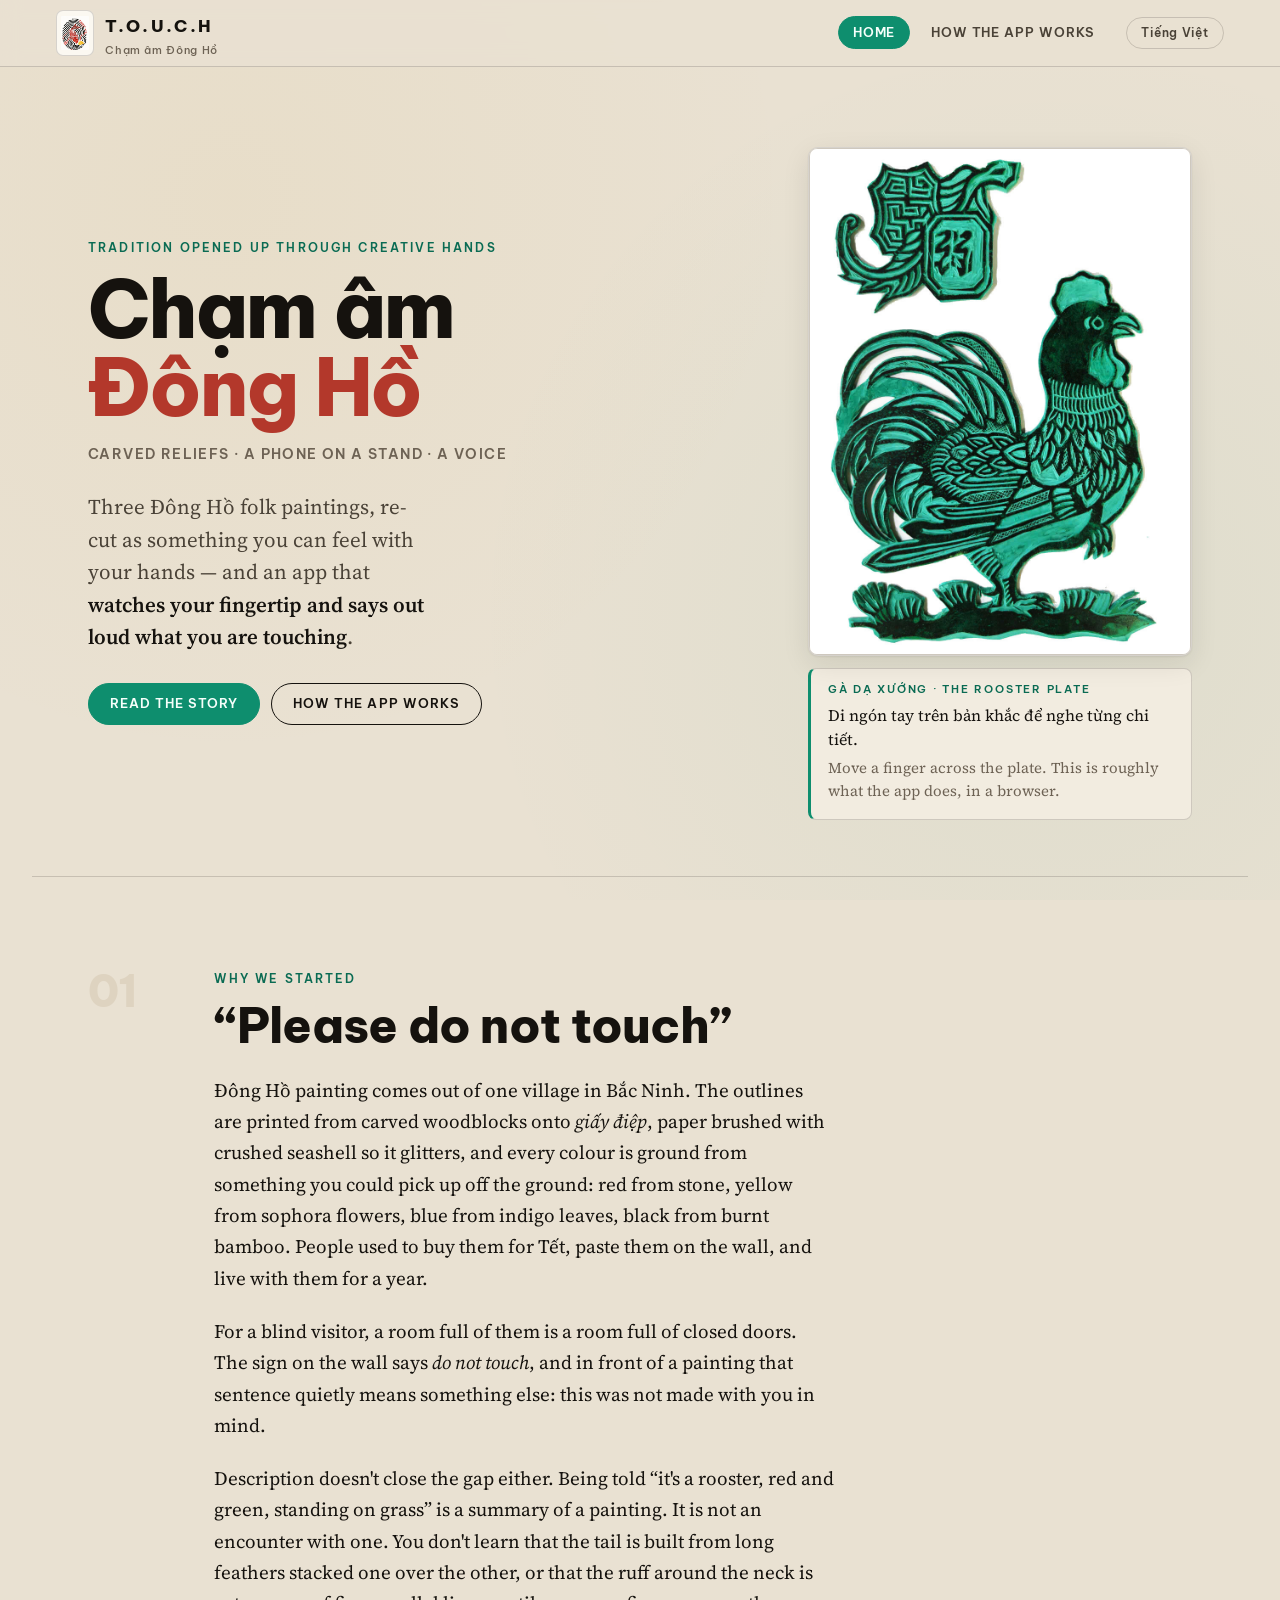
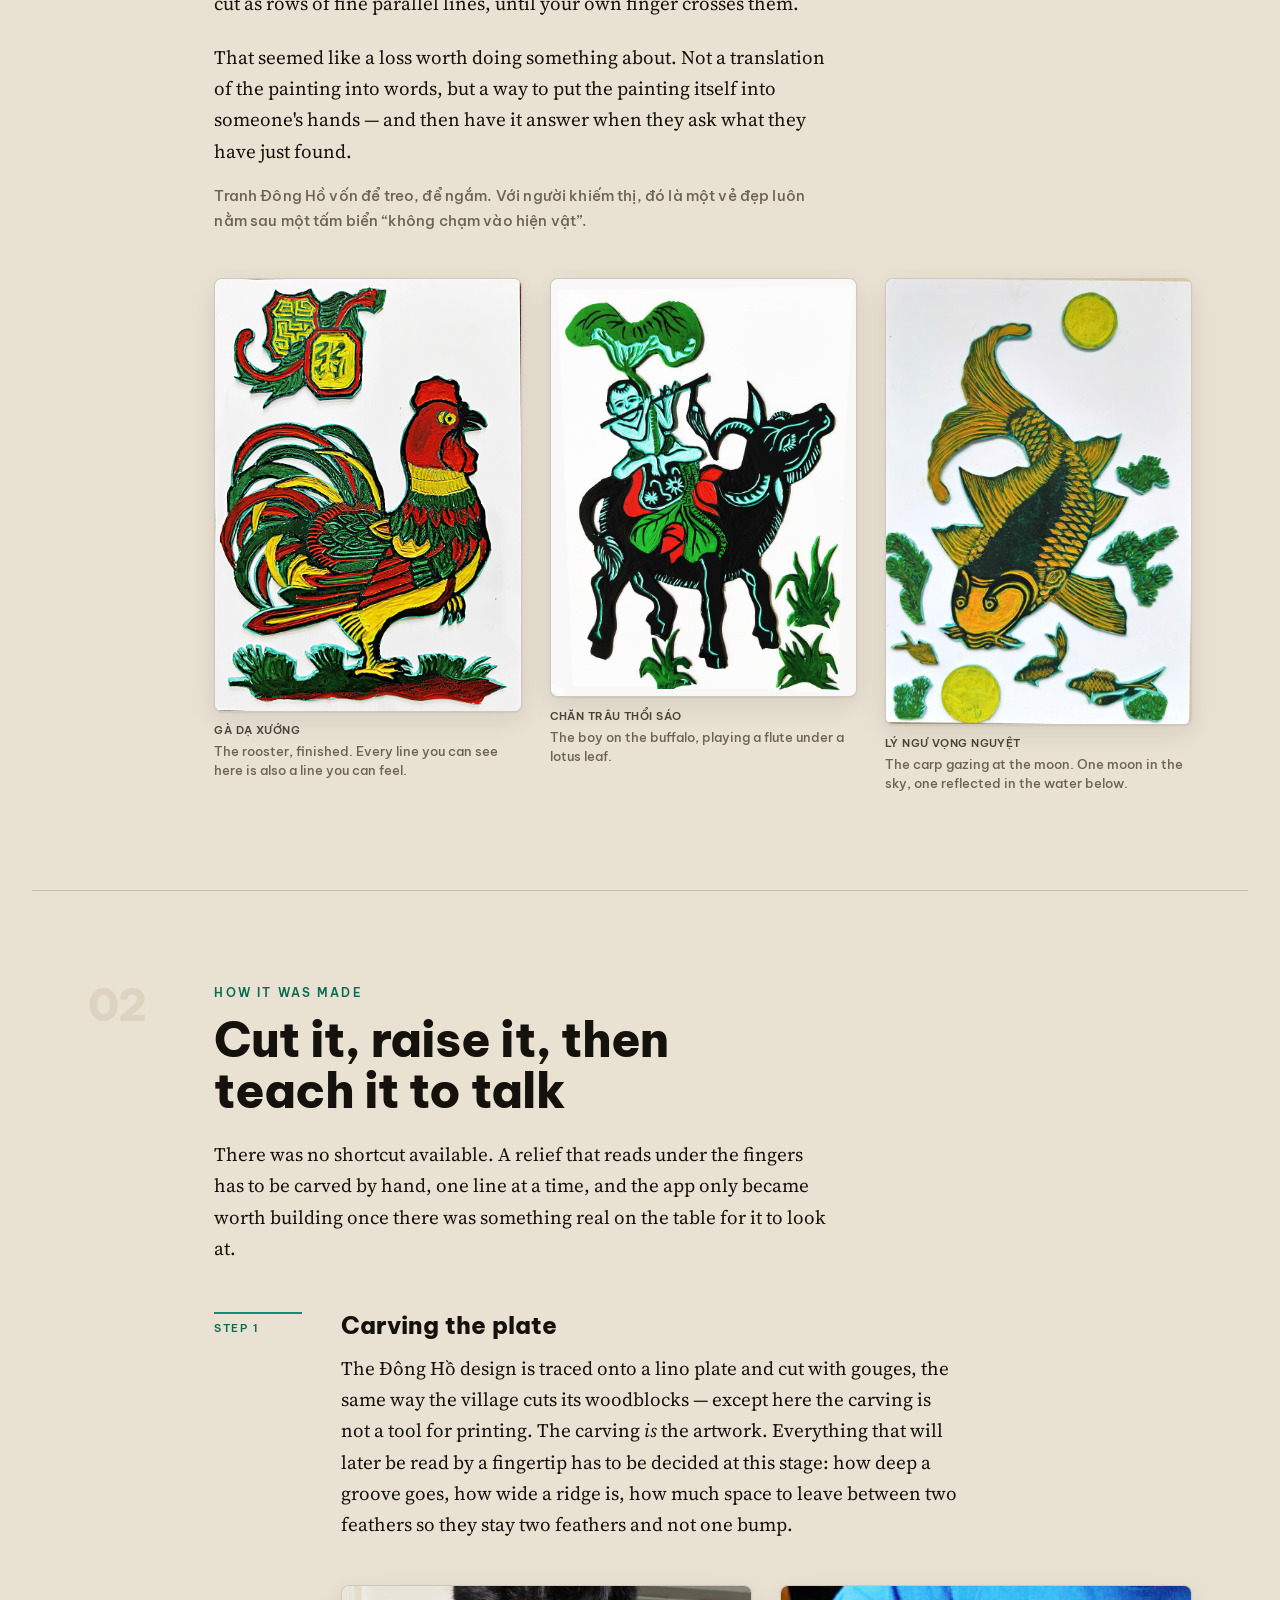
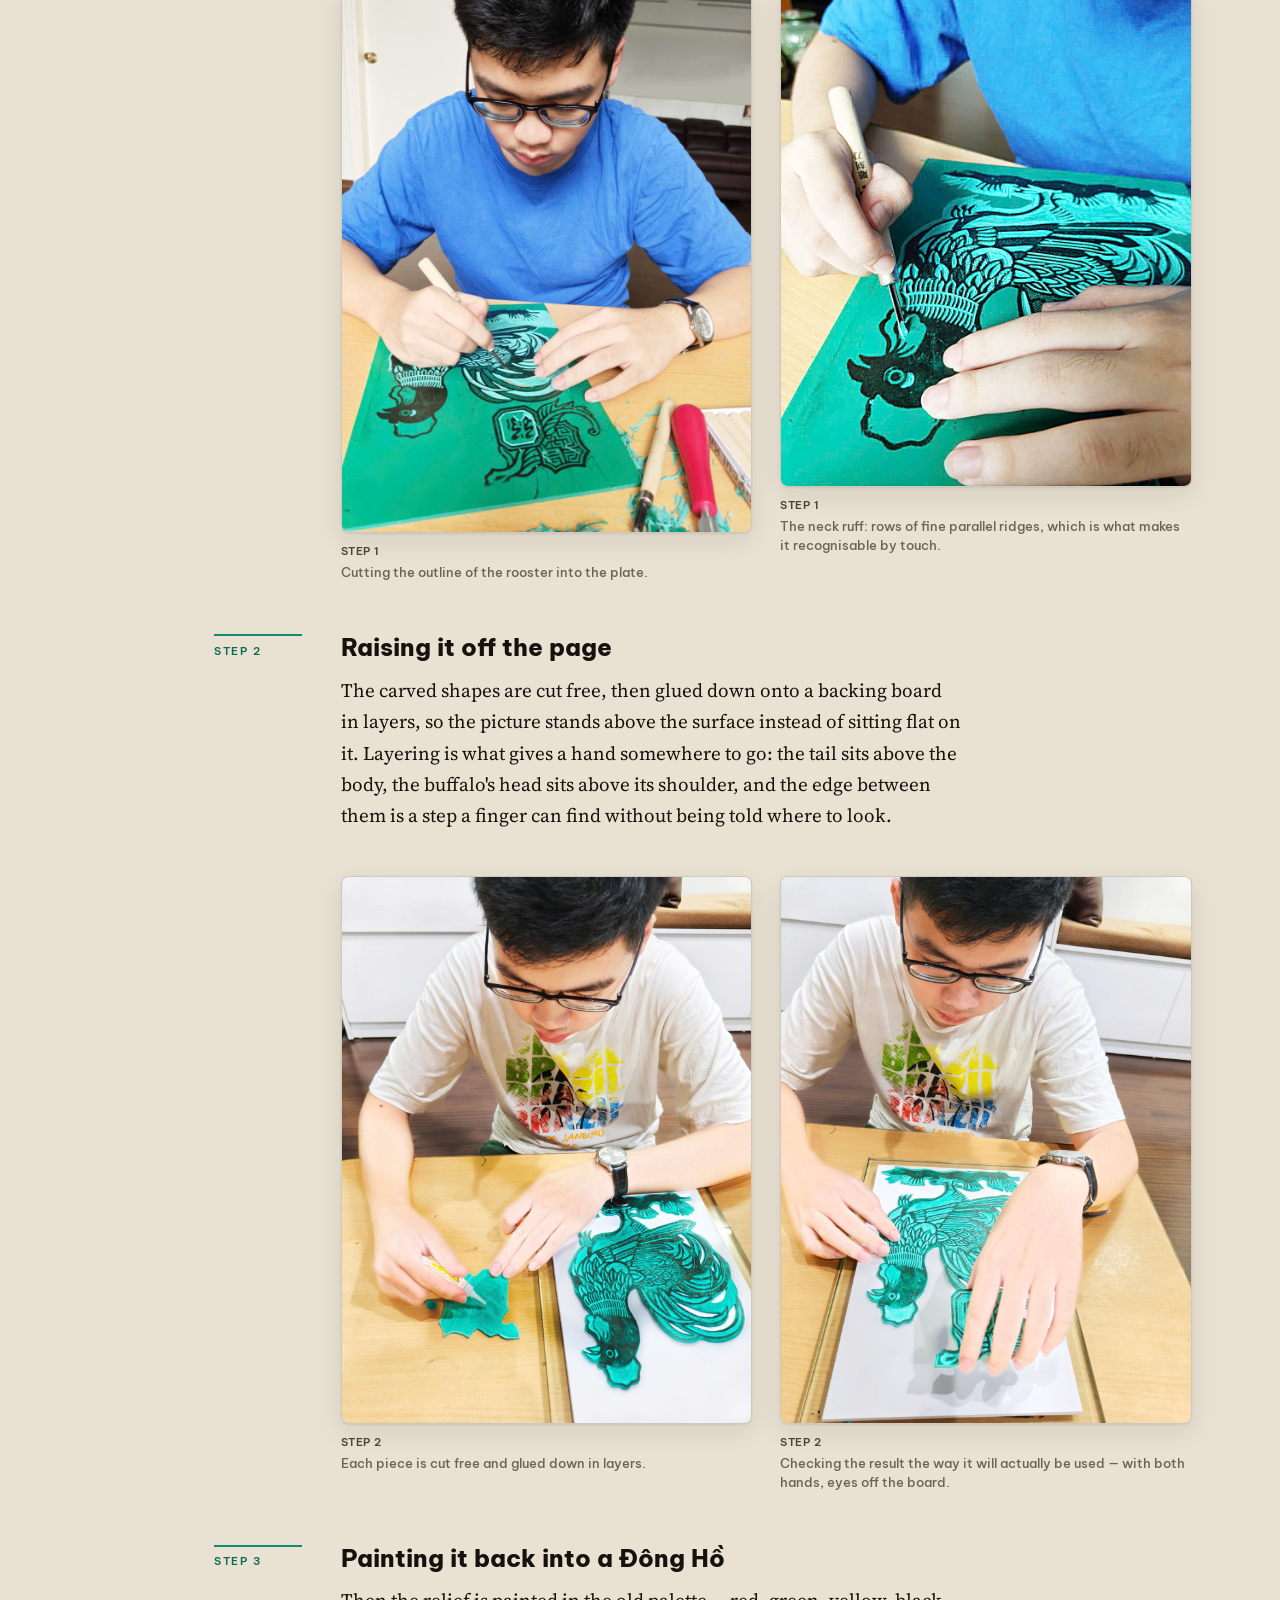
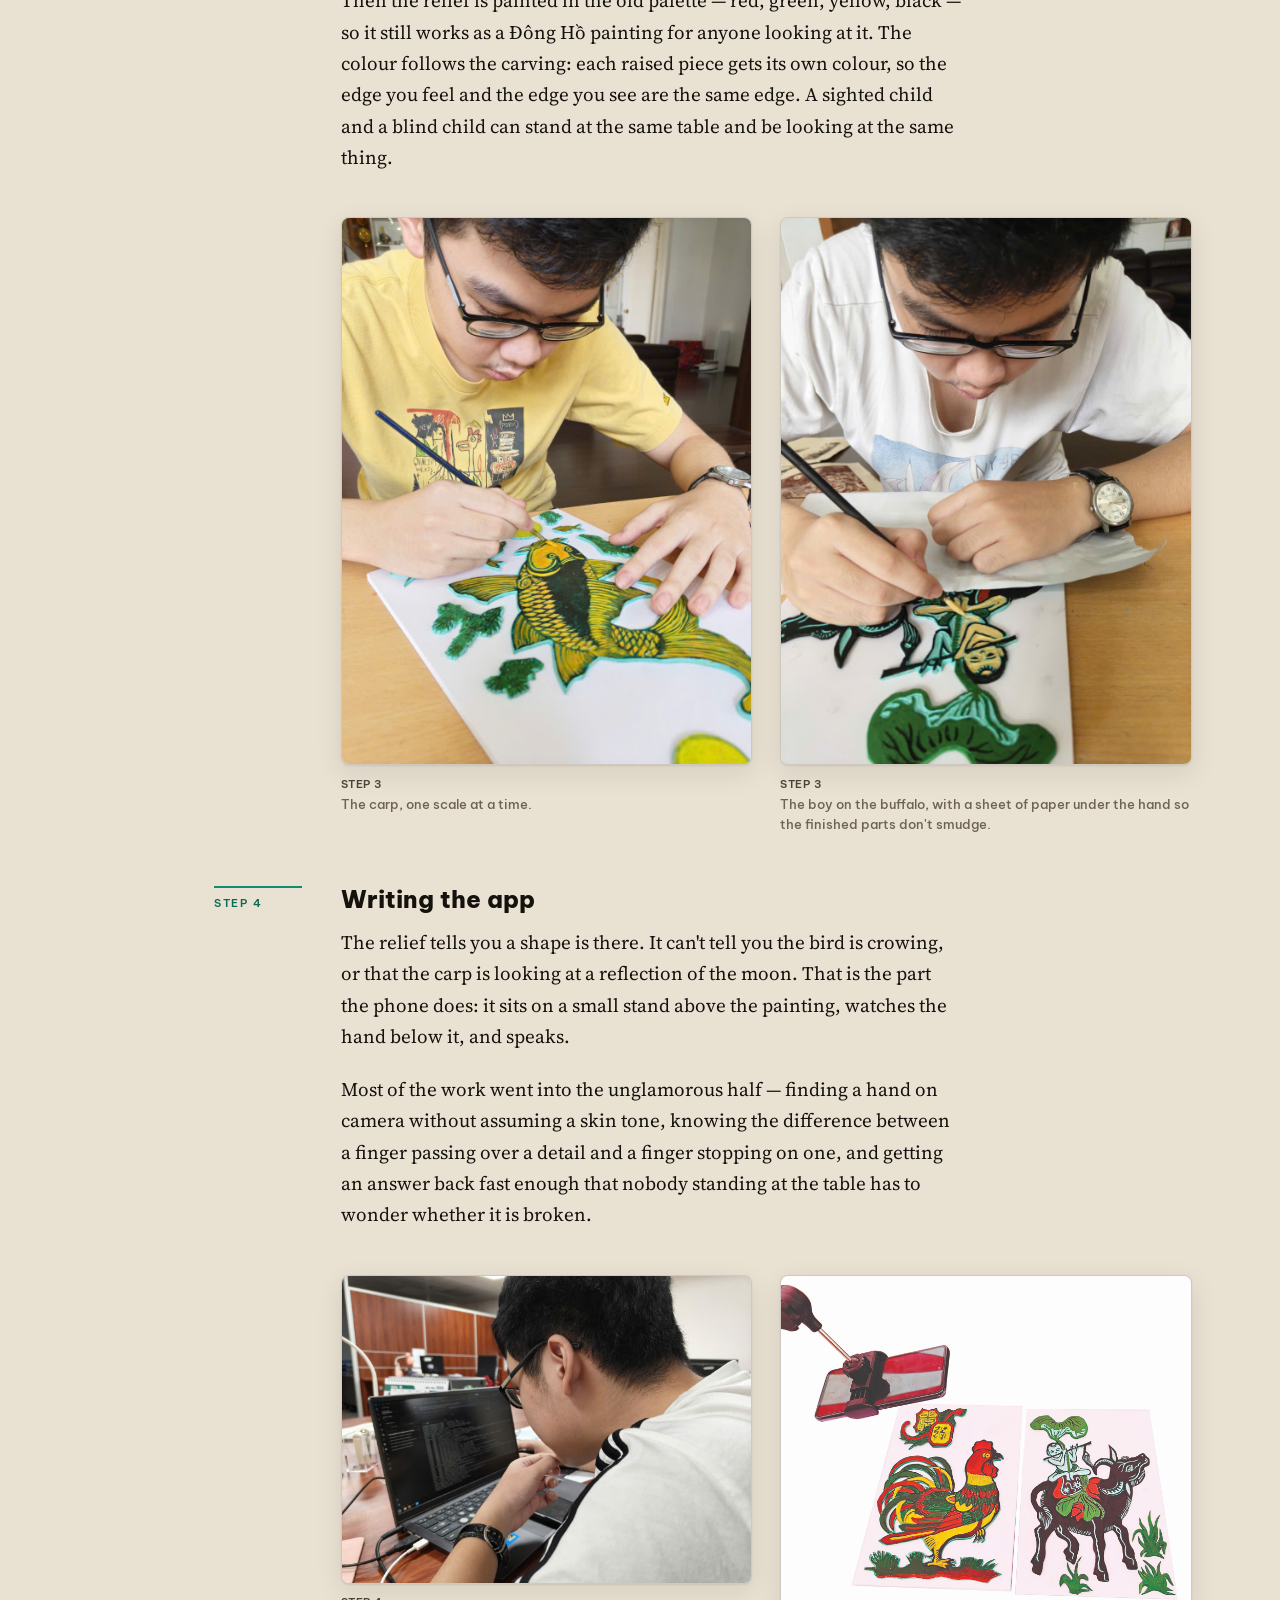
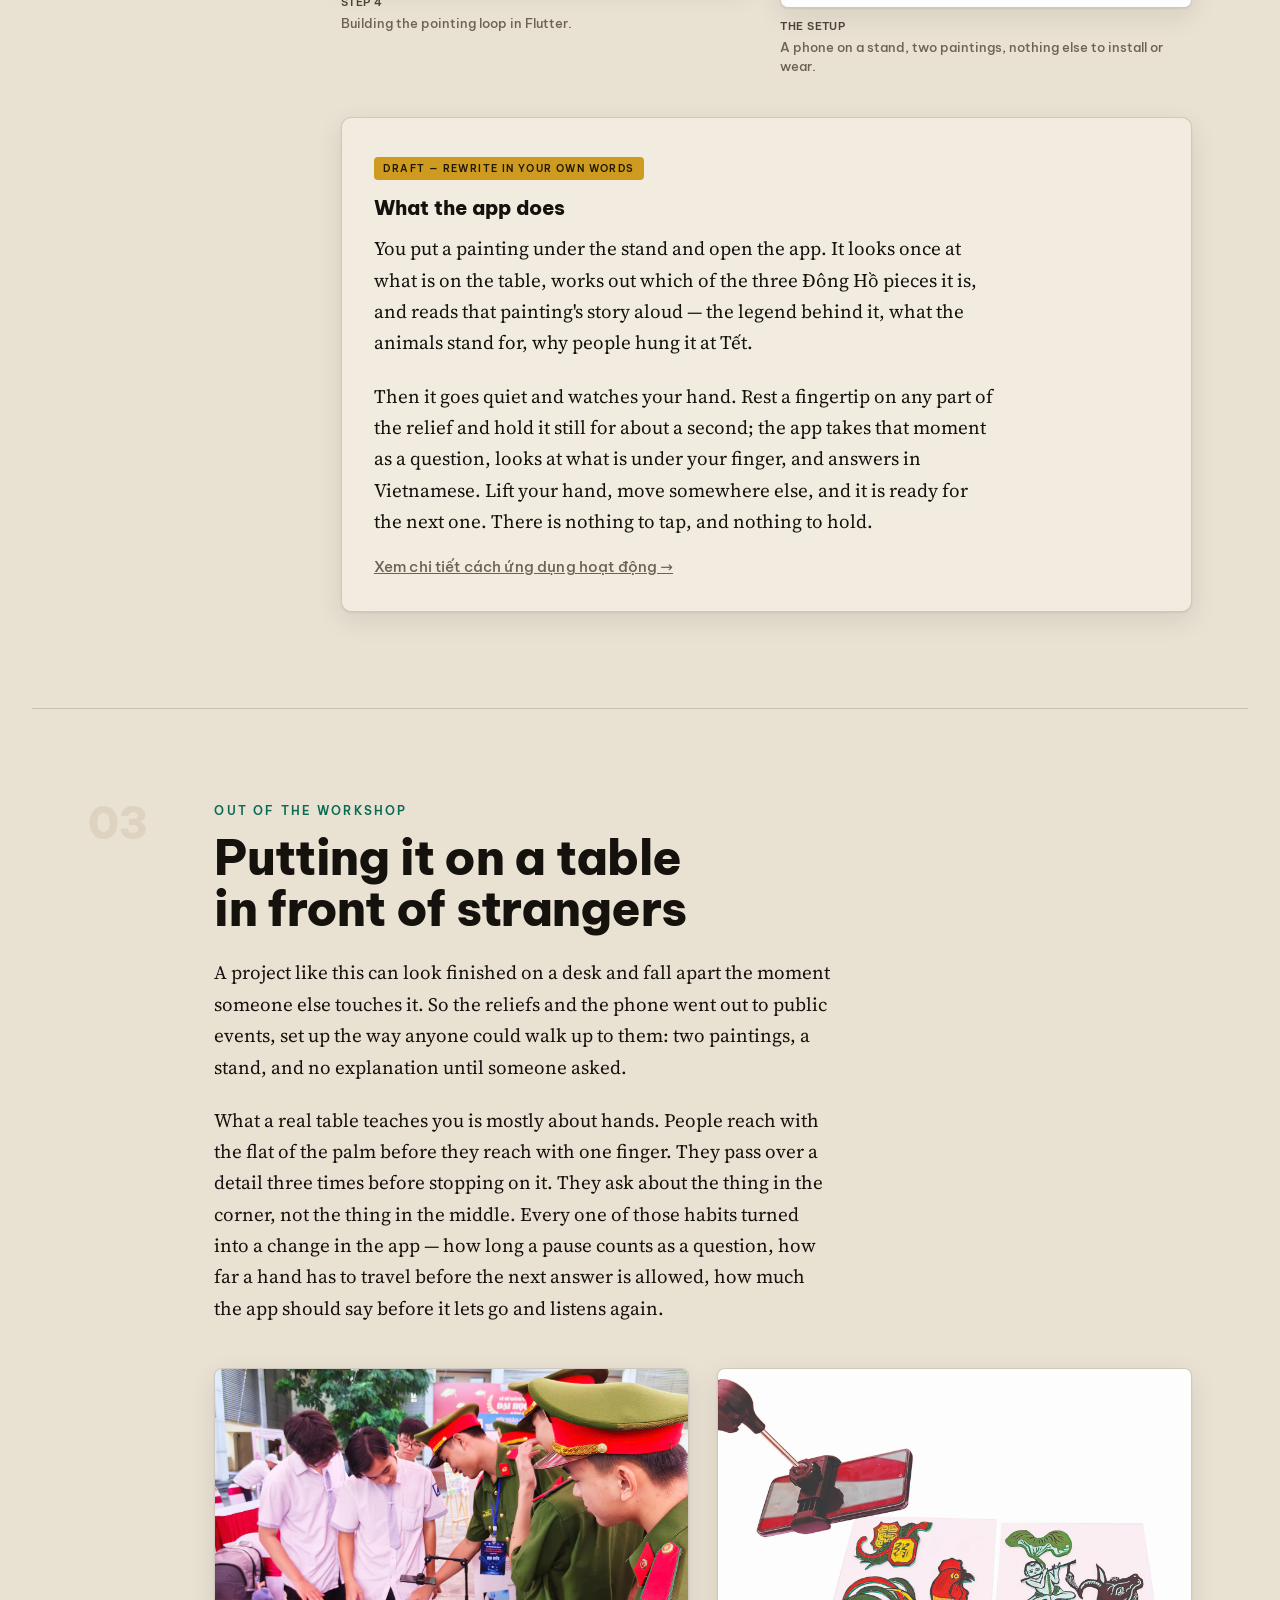
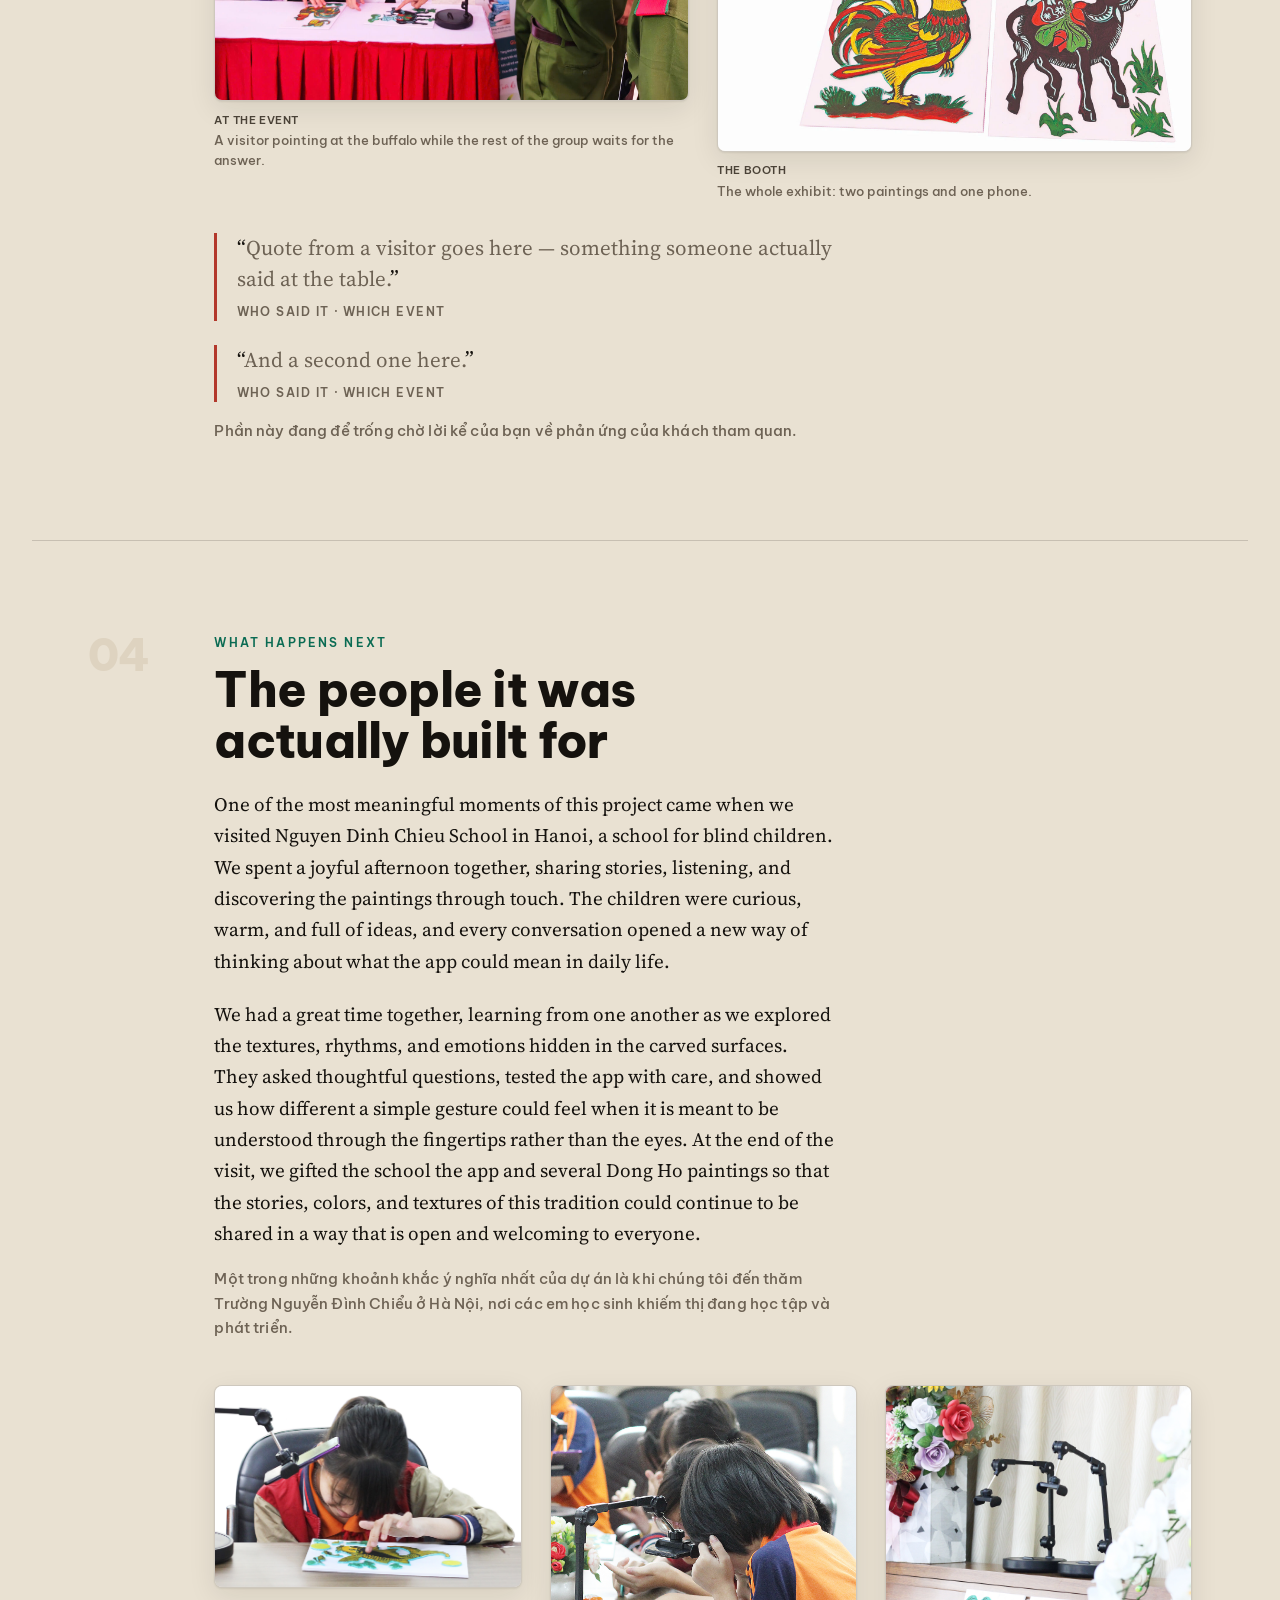
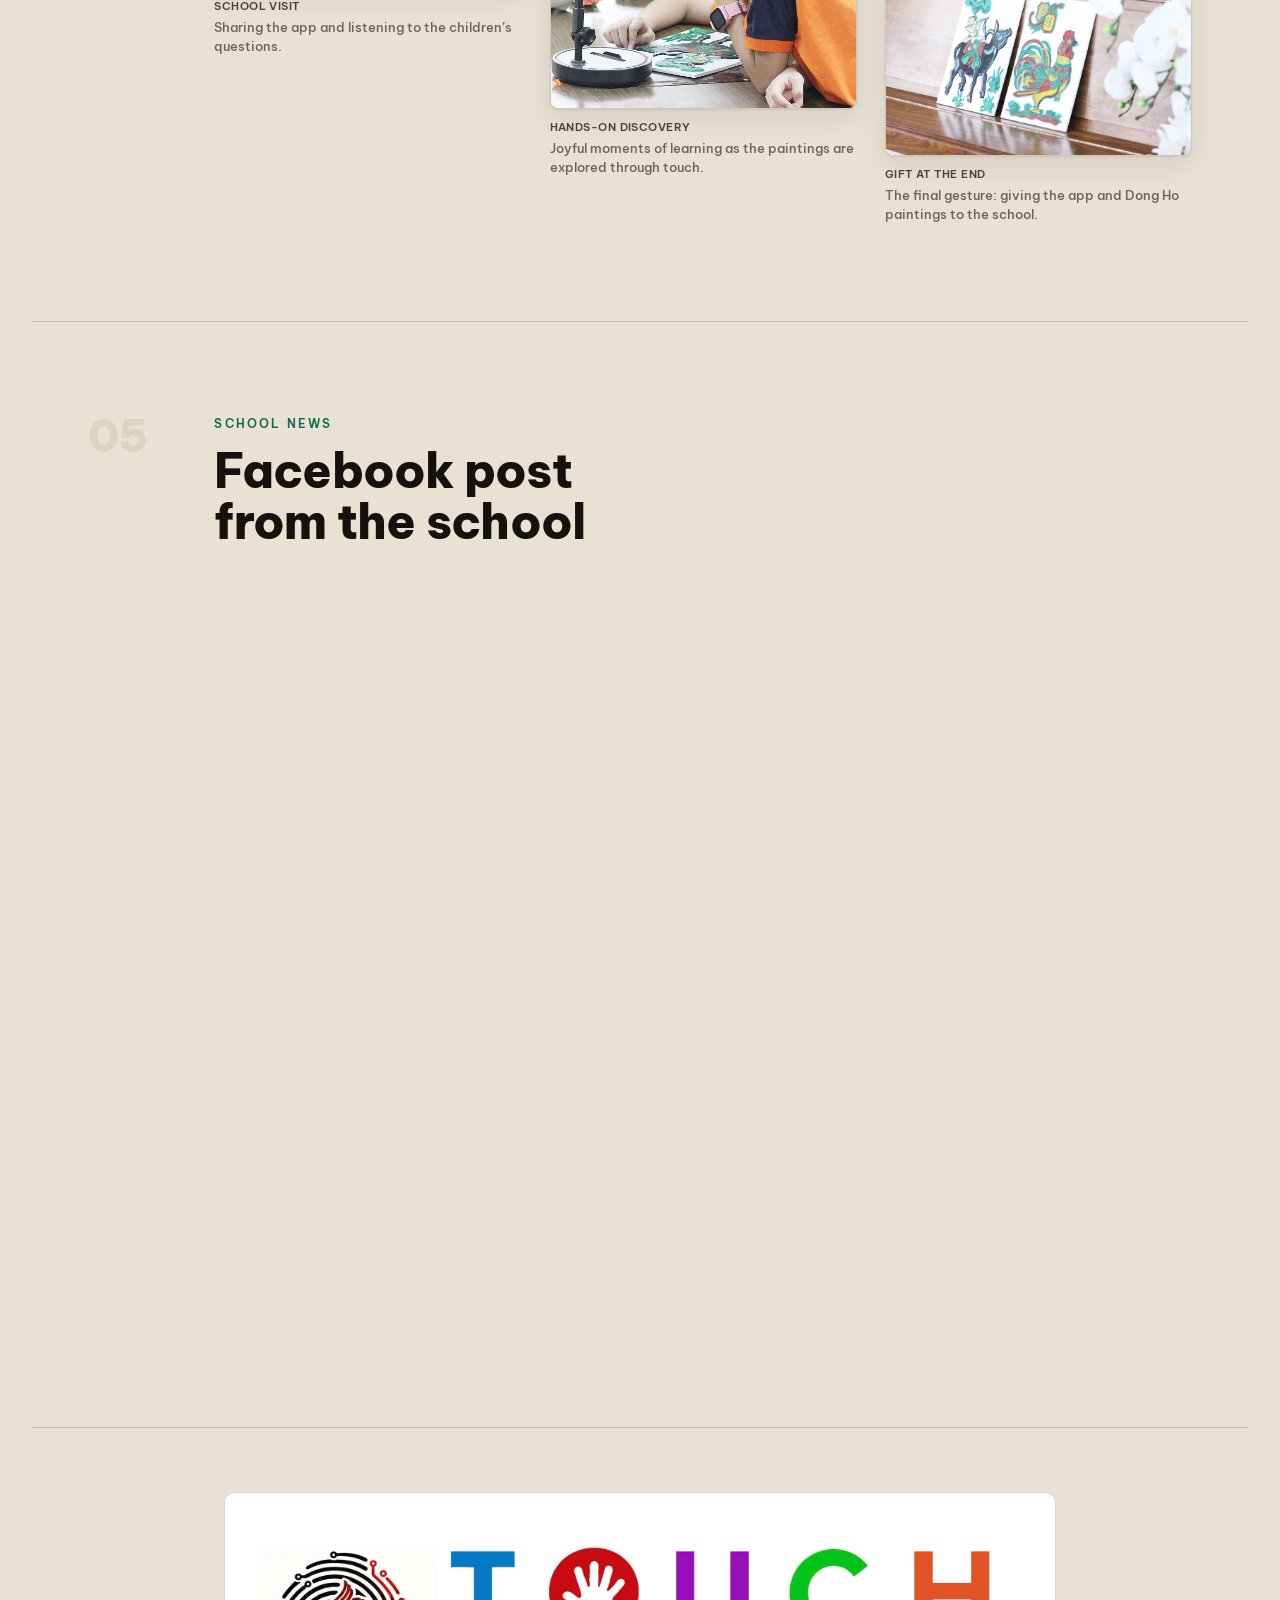
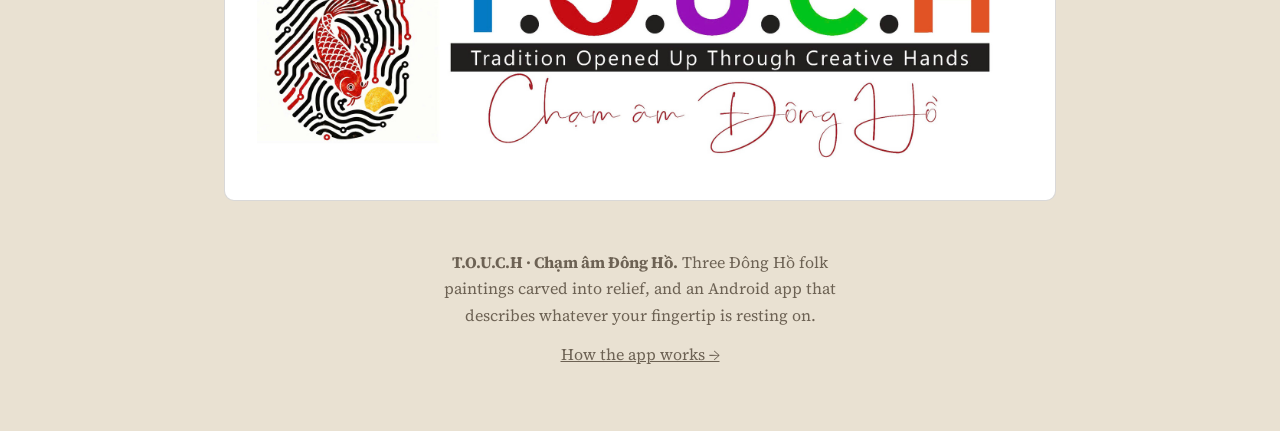
<file: index.html>
<!DOCTYPE html>
<html lang="en">
<head>
<meta charset="utf-8">
<meta name="viewport" content="width=device-width, initial-scale=1, viewport-fit=cover">
<title>Chạm âm Đông Hồ</title>
<meta name="description" content="How a set of Đông Hồ folk paintings was carved into relief and paired with an app that speaks whatever your fingertip is resting on.">
<link rel="icon" href="images/logo-mark.jpg">
<link rel="alternate" hreflang="en" href="index.html">
<link rel="alternate" hreflang="vi" href="index-vi.html">
<link rel="preconnect" href="https://fonts.googleapis.com">
<link rel="preconnect" href="https://fonts.gstatic.com" crossorigin>
<link rel="stylesheet" href="https://fonts.googleapis.com/css2?family=Be+Vietnam+Pro:wght@400;500;600;800&family=Source+Serif+4:opsz,wght@8..60,400;8..60,600&display=swap">
<link rel="stylesheet" href="style.css">
</head>
<body>

<header class="topbar">
  <a class="brand" href="index.html">
    <img src="images/logo-mark.jpg" alt="T.O.U.C.H logo: a carp drawn inside a fingerprint">
    <span>
      <span class="brand-name">T.O.U.C.H</span>
      <span class="brand-sub">Chạm âm Đông Hồ</span>
    </span>
  </a>
  <nav class="nav" aria-label="Main">
    <a href="index.html" aria-current="page">Home</a>
    <a href="how-the-app-works.html">How the app works</a>
  </nav>
  <a class="lang-switch" href="index-vi.html" hreflang="vi" lang="vi">Tiếng Việt</a>
</header>

<main>

  <!-- ───────────────────────── hero ───────────────────────── -->
  <section class="hero wrap">
    <div class="hero-grid">
      <div>
        <p class="eyebrow">Tradition Opened Up Through Creative Hands</p>
        <h1>Chạm âm<br><span class="fish">Đông Hồ</span></h1>
        <p class="hero-tag">Carved reliefs · A phone on a stand · A voice</p>
        <p class="hero-lede">
          Three Đông Hồ folk paintings, re-cut as something you can feel with your hands —
          and an app that <strong>watches your fingertip and says out loud what you are touching</strong>.
        </p>
        <div class="hero-links">
          <a class="btn btn-solid" href="#why">Read the story</a>
          <a class="btn" href="how-the-app-works.html">How the app works</a>
        </div>
      </div>

      <figure class="demo">
        <div class="demo-plate" id="plate">
          <img src="images/tranh-1.jpg" alt="The carved relief plate of the Đông Hồ rooster, cut in green lino">
          <div class="fingertip" id="ring" aria-hidden="true"></div>
        </div>
        <div class="demo-readout" aria-live="polite">
          <p class="demo-label" id="demo-label">Gà dạ xướng · the rooster plate</p>
          <p class="demo-vi" id="demo-vi">Di ngón tay trên bản khắc để nghe từng chi tiết.</p>
          <p class="demo-en" id="demo-en">Move a finger across the plate. This is roughly what the app does, in a browser.</p>
          <button class="demo-speak" id="demo-speak" type="button" hidden>Nghe mô tả</button>
        </div>
      </figure>
    </div>
  </section>

  <!-- ───────────────────── 01 · why ───────────────────── -->
  <section class="chapter wrap" id="why">
    <div class="chapter-head">
      <div class="chapter-num">01</div>
      <div>
        <p class="eyebrow">Why we started</p>
        <h2>“Please do not touch”</h2>

        <div class="prose">
          <p>
            Đông Hồ painting comes out of one village in Bắc Ninh. The outlines are printed from
            carved woodblocks onto <em>giấy điệp</em>, paper brushed with crushed seashell so it
            glitters, and every colour is ground from something you could pick up off the ground:
            red from stone, yellow from sophora flowers, blue from indigo leaves, black from burnt
            bamboo. People used to buy them for Tết, paste them on the wall, and live with them for
            a year.
          </p>
          <p>
            For a blind visitor, a room full of them is a room full of closed doors. The sign on the
            wall says <em>do not touch</em>, and in front of a painting that sentence quietly means
            something else: this was not made with you in mind.
          </p>
          <p>
            Description doesn't close the gap either. Being told “it's a rooster, red and green,
            standing on grass” is a summary of a painting. It is not an encounter with one. You
            don't learn that the tail is built from long feathers stacked one over the other, or
            that the ruff around the neck is cut as rows of fine parallel lines, until your own
            finger crosses them.
          </p>
          <p>
            That seemed like a loss worth doing something about. Not a translation of the painting
            into words, but a way to put the painting itself into someone's hands — and then have
            it answer when they ask what they have just found.
          </p>
          <p class="vi">
            Tranh Đông Hồ vốn để treo, để ngắm. Với người khiếm thị, đó là một vẻ đẹp luôn nằm sau
            một tấm biển “không chạm vào hiện vật”.
          </p>
        </div>

        <div class="plates plates-3">
          <figure>
            <img src="images/tranh-2.jpg" alt="The rooster relief, painted in red, green and yellow, raised above a white backing board">
            <figcaption><b>Gà dạ xướng</b>The rooster, finished. Every line you can see here is also a line you can feel.</figcaption>
          </figure>
          <figure>
            <img src="images/tranh-3.jpg" alt="The relief of a boy playing a flute on a buffalo's back, with a lotus leaf held overhead">
            <figcaption><b>Chăn trâu thổi sáo</b>The boy on the buffalo, playing a flute under a lotus leaf.</figcaption>
          </figure>
          <figure>
            <img src="images/tranh-4.jpg" alt="The relief of a large carp curling through the water toward a full moon, surrounded by small fish and water plants">
            <figcaption><b>Lý ngư vọng nguyệt</b>The carp gazing at the moon. One moon in the sky, one reflected in the water below.</figcaption>
          </figure>
        </div>
      </div>
    </div>
  </section>

  <!-- ───────────────────── 02 · making ───────────────────── -->
  <section class="chapter wrap" id="making">
    <div class="chapter-head">
      <div class="chapter-num">02</div>
      <div>
        <p class="eyebrow">How it was made</p>
        <h2>Cut it, raise it, then teach it to talk</h2>

        <div class="prose">
          <p>
            There was no shortcut available. A relief that reads under the fingers has to be carved
            by hand, one line at a time, and the app only became worth building once there was
            something real on the table for it to look at.
          </p>
        </div>

        <div class="steps">

          <div class="step">
            <div class="step-tag">Step 1</div>
            <div>
              <h3>Carving the plate</h3>
              <div class="prose">
                <p>
                  The Đông Hồ design is traced onto a lino plate and cut with gouges, the same way
                  the village cuts its woodblocks — except here the carving is not a tool for
                  printing. The carving <em>is</em> the artwork. Everything that will later be read
                  by a fingertip has to be decided at this stage: how deep a groove goes, how wide a
                  ridge is, how much space to leave between two feathers so they stay two feathers
                  and not one bump.
                </p>
              </div>
              <div class="plates plates-2">
                <figure>
                  <img src="images/step1-1.jpg" alt="Carving the rooster design into a green lino plate with a gouge">
                  <figcaption><b>Step 1</b>Cutting the outline of the rooster into the plate.</figcaption>
                </figure>
                <figure>
                  <img src="images/step1-2.jpg" alt="Close-up of the gouge cutting fine parallel lines into the rooster's neck ruff">
                  <figcaption><b>Step 1</b>The neck ruff: rows of fine parallel ridges, which is what makes it recognisable by touch.</figcaption>
                </figure>
              </div>
            </div>
          </div>

          <div class="step">
            <div class="step-tag">Step 2</div>
            <div>
              <h3>Raising it off the page</h3>
              <div class="prose">
                <p>
                  The carved shapes are cut free, then glued down onto a backing board in layers, so
                  the picture stands above the surface instead of sitting flat on it. Layering is
                  what gives a hand somewhere to go: the tail sits above the body, the buffalo's
                  head sits above its shoulder, and the edge between them is a step a finger can
                  find without being told where to look.
                </p>
              </div>
              <div class="plates plates-2">
                <figure>
                  <img src="images/step2-1.jpg" alt="Gluing a cut-out carved piece onto the backing board beside the assembled relief">
                  <figcaption><b>Step 2</b>Each piece is cut free and glued down in layers.</figcaption>
                </figure>
                <figure>
                  <img src="images/step2-2.jpg" alt="Hands resting on the finished raised relief of the rooster">
                  <figcaption><b>Step 2</b>Checking the result the way it will actually be used — with both hands, eyes off the board.</figcaption>
                </figure>
              </div>
            </div>
          </div>

          <div class="step">
            <div class="step-tag">Step 3</div>
            <div>
              <h3>Painting it back into a Đông Hồ</h3>
              <div class="prose">
                <p>
                  Then the relief is painted in the old palette — red, green, yellow, black — so it
                  still works as a Đông Hồ painting for anyone looking at it. The colour follows the
                  carving: each raised piece gets its own colour, so the edge you feel and the edge
                  you see are the same edge. A sighted child and a blind child can stand at the same
                  table and be looking at the same thing.
                </p>
              </div>
              <div class="plates plates-2">
                <figure>
                  <img src="images/step3-1.jpg" alt="Painting the carp's head yellow with a fine brush, the carved relief already glued to the board">
                  <figcaption><b>Step 3</b>The carp, one scale at a time.</figcaption>
                </figure>
                <figure>
                  <img src="images/step3-2.jpg" alt="Painting the flute-playing boy on the buffalo relief, a sheet of paper under the hand to protect the finished paint">
                  <figcaption><b>Step 3</b>The boy on the buffalo, with a sheet of paper under the hand so the finished parts don't smudge.</figcaption>
                </figure>
              </div>
            </div>
          </div>

          <div class="step">
            <div class="step-tag">Step 4</div>
            <div>
              <h3>Writing the app</h3>
              <div class="prose">
                <p>
                  The relief tells you a shape is there. It can't tell you the bird is crowing, or
                  that the carp is looking at a reflection of the moon. That is the part the phone
                  does: it sits on a small stand above the painting, watches the hand below it, and
                  speaks.
                </p>
                <p>
                  Most of the work went into the unglamorous half — finding a hand on camera
                  without assuming a skin tone, knowing the difference between a finger passing over
                  a detail and a finger stopping on one, and getting an answer back fast enough that
                  nobody standing at the table has to wonder whether it is broken.
                </p>
              </div>

              <div class="plates plates-2">
                <figure>
                  <img src="images/coding.jpg" alt="Working on the app's source code on a laptop">
                  <figcaption><b>Step 4</b>Building the pointing loop in Flutter.</figcaption>
                </figure>
                <figure>
                  <img src="images/endproduct-1.jpg" alt="Two finished reliefs on a table with a phone clamped to a desk stand above them">
                  <figcaption><b>The setup</b>A phone on a stand, two paintings, nothing else to install or wear.</figcaption>
                </figure>
              </div>

              <!-- Draft copy: replace the two paragraphs below with your own description of the app. -->
              <div class="card">
                <span class="card-flag">Draft — rewrite in your own words</span>
                <h3>What the app does</h3>
                <div class="prose">
                  <p>
                    You put a painting under the stand and open the app. It looks once at what is on
                    the table, works out which of the three Đông Hồ pieces it is, and reads that
                    painting's story aloud — the legend behind it, what the animals stand for, why
                    people hung it at Tết.
                  </p>
                  <p>
                    Then it goes quiet and watches your hand. Rest a fingertip on any part of the
                    relief and hold it still for about a second; the app takes that moment as a
                    question, looks at what is under your finger, and answers in Vietnamese. Lift
                    your hand, move somewhere else, and it is ready for the next one. There is
                    nothing to tap, and nothing to hold.
                  </p>
                  <p class="vi">
                    <a href="how-the-app-works.html">Xem chi tiết cách ứng dụng hoạt động →</a>
                  </p>
                </div>
              </div>

            </div>
          </div>

        </div>
      </div>
    </div>
  </section>

  <!-- ───────────────────── 03 · events ───────────────────── -->
  <section class="chapter wrap" id="events">
    <div class="chapter-head">
      <div class="chapter-num">03</div>
      <div>
        <p class="eyebrow">Out of the workshop</p>
        <h2>Putting it on a table in front of strangers</h2>

        <div class="prose">
          <p>
            A project like this can look finished on a desk and fall apart the moment someone else
            touches it. So the reliefs and the phone went out to public events, set up the way
            anyone could walk up to them: two paintings, a stand, and no explanation until someone
            asked.
          </p>
          <p>
            What a real table teaches you is mostly about hands. People reach with the flat of the
            palm before they reach with one finger. They pass over a detail three times before
            stopping on it. They ask about the thing in the corner, not the thing in the middle.
            Every one of those habits turned into a change in the app — how long a pause counts as
            a question, how far a hand has to travel before the next answer is allowed, how much
            the app should say before it lets go and listens again.
          </p>
        </div>

        <div class="plates plates-2">
          <figure>
            <img src="images/endproduct-2.jpg" alt="Visitors at an exhibition table leaning over the reliefs, one pointing at the buffalo painting under the phone stand">
            <figcaption><b>At the event</b>A visitor pointing at the buffalo while the rest of the group waits for the answer.</figcaption>
          </figure>
          <figure>
            <img src="images/endproduct-1.jpg" alt="The two finished reliefs photographed from above with the phone stand in frame">
            <figcaption><b>The booth</b>The whole exhibit: two paintings and one phone.</figcaption>
          </figure>
        </div>

        <!-- Add the real reactions here. Two slots left for quotes you heard at the events. -->
        <div class="prose" style="margin-top: 2rem;">
          <blockquote class="pull">
            “<span style="color: var(--muted)">Quote from a visitor goes here — something someone
            actually said at the table.</span>”
            <cite>Who said it · which event</cite>
          </blockquote>
          <blockquote class="pull">
            “<span style="color: var(--muted)">And a second one here.</span>”
            <cite>Who said it · which event</cite>
          </blockquote>
          <p class="vi">
            Phần này đang để trống chờ lời kể của bạn về phản ứng của khách tham quan.
          </p>
        </div>
      </div>
    </div>
  </section>

  <!-- ───────────────────── 04 · blind kids ───────────────────── -->
  <section class="chapter wrap" id="next">
    <div class="chapter-head">
      <div class="chapter-num">04</div>
      <div>
        <p class="eyebrow">What happens next</p>
        <h2>The people it was actually built for</h2>

        <div class="prose">
          <p>
            One of the most meaningful moments of this project came when we visited Nguyen Dinh
            Chieu School in Hanoi, a school for blind children. We spent a joyful afternoon
            together, sharing stories, listening, and discovering the paintings through touch. The
            children were curious, warm, and full of ideas, and every conversation opened a new way
            of thinking about what the app could mean in daily life.
          </p>
          <p>
            We had a great time together, learning from one another as we explored the textures,
            rhythms, and emotions hidden in the carved surfaces. They asked thoughtful questions,
            tested the app with care, and showed us how different a simple gesture could feel when
            it is meant to be understood through the fingertips rather than the eyes. At the end of
            the visit, we gifted the school the app and several Dong Ho paintings so that the
            stories, colors, and textures of this tradition could continue to be shared in a way
            that is open and welcoming to everyone.
          </p>
          <p class="vi">
            Một trong những khoảnh khắc ý nghĩa nhất của dự án là khi chúng tôi đến thăm Trường
            Nguyễn Đình Chiểu ở Hà Nội, nơi các em học sinh khiếm thị đang học tập và phát triển.
          </p>
        </div>

        <div class="plates plates-3">
          <figure>
            <img src="images/img1.jpg" alt="Children from Nguyen Dinh Chieu School in Hanoi exploring the app together during the visit">
            <figcaption><b>School visit</b>Sharing the app and listening to the children’s questions.</figcaption>
          </figure>
          <figure>
            <img src="images/img2.jpg" alt="Blind children exploring Dong Ho paintings by touch during the visit to the school">
            <figcaption><b>Hands-on discovery</b>Joyful moments of learning as the paintings are explored through touch.</figcaption>
          </figure>
          <figure>
            <img src="images/img3.jpg" alt="Gift of the app and Dong Ho paintings to Nguyen Dinh Chieu School at the end of the visit">
            <figcaption><b>Gift at the end</b>The final gesture: giving the app and Dong Ho paintings to the school.</figcaption>
          </figure>
        </div>
      </div>
    </div>
  </section>

  <section class="chapter wrap" aria-label="School event post">
    <div class="chapter-head">
      <div class="chapter-num">05</div>
      <div>
        <p class="eyebrow">School news</p>
        <h2>Facebook post from the school</h2>
        <div class="prose" style="margin-top: 1rem;">
          <iframe src="https://www.facebook.com/plugins/post.php?href=https%3A%2F%2Fwww.facebook.com%2Fpermalink.php%3Fstory_fbid%3Dpfbid02TWZF1nUyAHFMNS4eew7r1pHnFdStYrG1TRBPyPH1xnWUivi2TJgtPKU2SQKJK6sUl%26id%3D100083304616411&show_text=true&width=500" width="500" height="704" style="border:none;overflow:hidden" scrolling="no" frameborder="0" allowfullscreen="true" allow="autoplay; clipboard-write; encrypted-media; picture-in-picture; web-share"></iframe>
        </div>
      </div>
    </div>
  </section>

</main>

<footer class="foot wrap">
  <img class="foot-banner" src="images/banner.jpg" alt="T.O.U.C.H — Tradition Opened Up Through Creative Hands — Chạm âm Đông Hồ">
  <div class="foot-grid">
    <div>
      <p>
        <strong>T.O.U.C.H · Chạm âm Đông Hồ.</strong> Three Đông Hồ folk paintings carved into
        relief, and an Android app that describes whatever your fingertip is resting on.
      </p>
      <p>
        <a href="how-the-app-works.html">How the app works →</a>
      </p>
    </div>
  </div>
</footer>

<script>
// The hero demo: nearest labelled point to the cursor, within a radius.
// Deliberately simple — it is a taste of the app, not a copy of it.
const REGIONS = [
  { x: .31, y: .15, label: "Khung chữ · the cartouche",
    vi: "Khung chữ Hán cùng dải lá uốn ở góc trên, lời chúc đầu năm được khắc nổi hẳn lên.",
    en: "A Hán-character cartouche with a curling leaf scroll in the top corner: a New Year wish, raised clear of the board." },
  { x: .76, y: .33, label: "Đầu và mào · head and comb",
    vi: "Mào gà dựng cao thành từng múi, mắt là một vòng tròn, mỏ hé mở như đang gáy.",
    en: "The comb stands up in lobes, the eye is a raised ring, and the beak is open mid-crow." },
  { x: .70, y: .49, label: "Lông cổ · the neck ruff",
    vi: "Vòng lông cổ khắc thành những đường song song, sờ vào đều như răng lược.",
    en: "The ruff is cut as rows of parallel lines — under a fingertip it feels like the teeth of a comb." },
  { x: .27, y: .57, label: "Đuôi · the tail",
    vi: "Đuôi là nhiều lớp lông dài cong vút, lớp sau cao hơn lớp trước.",
    en: "The tail is several layers of long curved feathers, each one raised above the last." },
  { x: .53, y: .66, label: "Thân và cánh · body and wing",
    vi: "Thân phủ lông hình giọt nước; giữa cánh có một mảng hoa văn xoáy tròn.",
    en: "The body is covered in teardrop feathers, with a round spiral pattern set into the wing." },
  { x: .53, y: .86, label: "Chân · the legs",
    vi: "Một chân cắm chắc xuống cỏ, cựa và móng bám chặt; chân còn lại co lên, không chạm đất, như đang sải bước.",
    en: "One leg is planted in the grass, spur and claws dug in; the other is drawn up off the ground, caught mid-stride." },
  { x: .30, y: .93, label: "Cỏ · the grass",
    vi: "Dải cỏ chạy dọc chân tranh, khắc thành từng túm nhọn.",
    en: "A strip of grass along the bottom edge, carved as sharp tufts." }
];

const REST = {
  label: "Gà dạ xướng · the rooster plate",
  vi: "Di ngón tay trên bản khắc để nghe từng chi tiết.",
  en: "Move a finger across the plate. This is roughly what the app does, in a browser."
};

const plate = document.getElementById('plate');
const ring = document.getElementById('ring');
const elLabel = document.getElementById('demo-label');
const elVi = document.getElementById('demo-vi');
const elEn = document.getElementById('demo-en');
const speakBtn = document.getElementById('demo-speak');

let current = null;

function show(region) {
  if (region === current) return;
  current = region;
  const r = region || REST;
  elLabel.textContent = r.label;
  elVi.textContent = r.vi;
  elEn.textContent = r.en;
  speakBtn.hidden = !region || !('speechSynthesis' in window);
}

function track(event) {
  const box = plate.getBoundingClientRect();
  const x = (event.clientX - box.left) / box.width;
  const y = (event.clientY - box.top) / box.height;
  ring.style.left = (x * 100) + '%';
  ring.style.top = (y * 100) + '%';
  plate.classList.add('is-active');

  let best = null, bestDistance = Infinity;
  for (const region of REGIONS) {
    const dx = region.x - x, dy = region.y - y;
    const distance = Math.sqrt(dx * dx + dy * dy);
    if (distance < bestDistance) { bestDistance = distance; best = region; }
  }
  show(bestDistance < .16 ? best : null);
}

plate.addEventListener('pointermove', track);
plate.addEventListener('pointerdown', track);
plate.addEventListener('pointerleave', () => {
  plate.classList.remove('is-active');
  show(null);
});

speakBtn.addEventListener('click', () => {
  if (!current || !('speechSynthesis' in window)) return;
  try {
    speechSynthesis.cancel();
    const utterance = new SpeechSynthesisUtterance(current.vi);
    utterance.lang = 'vi-VN';
    speechSynthesis.speak(utterance);
  } catch (error) { /* no voice available; the text is on screen anyway */ }
});
</script>

</body>
</html>
</file>
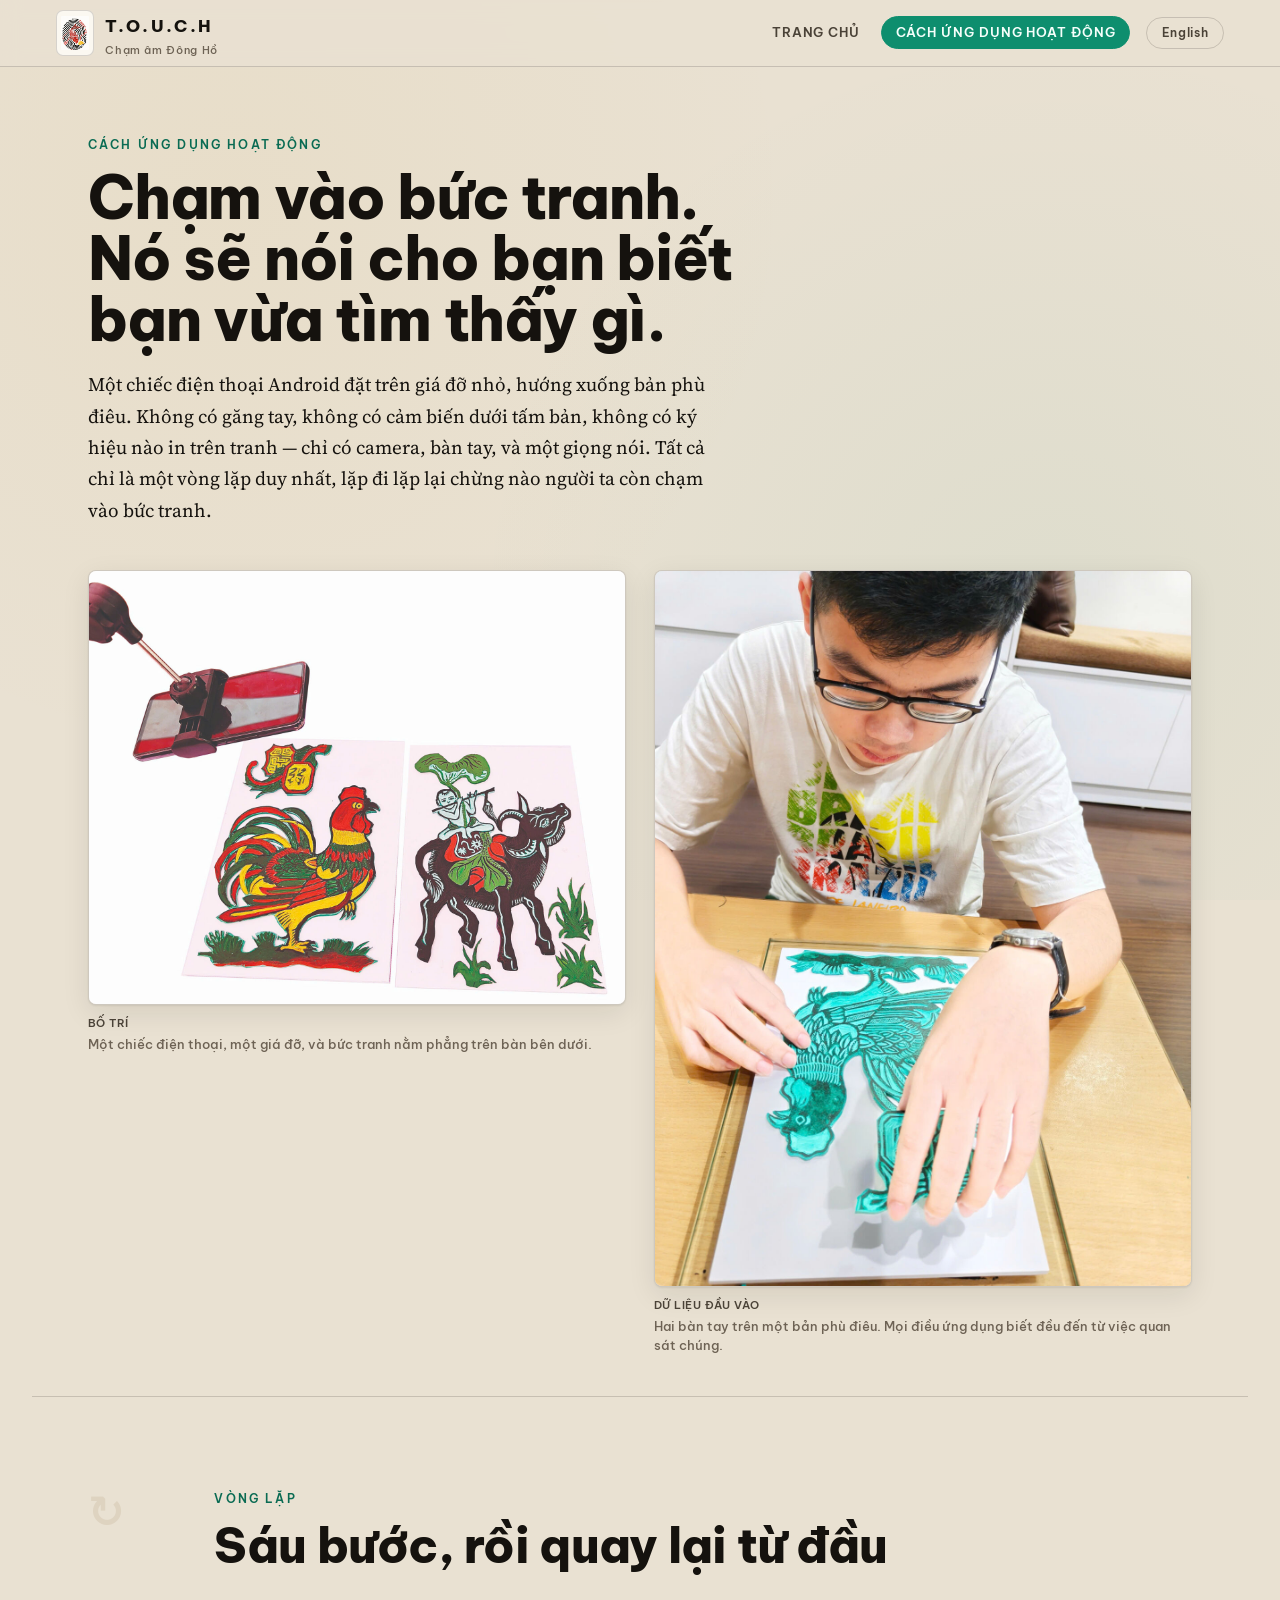
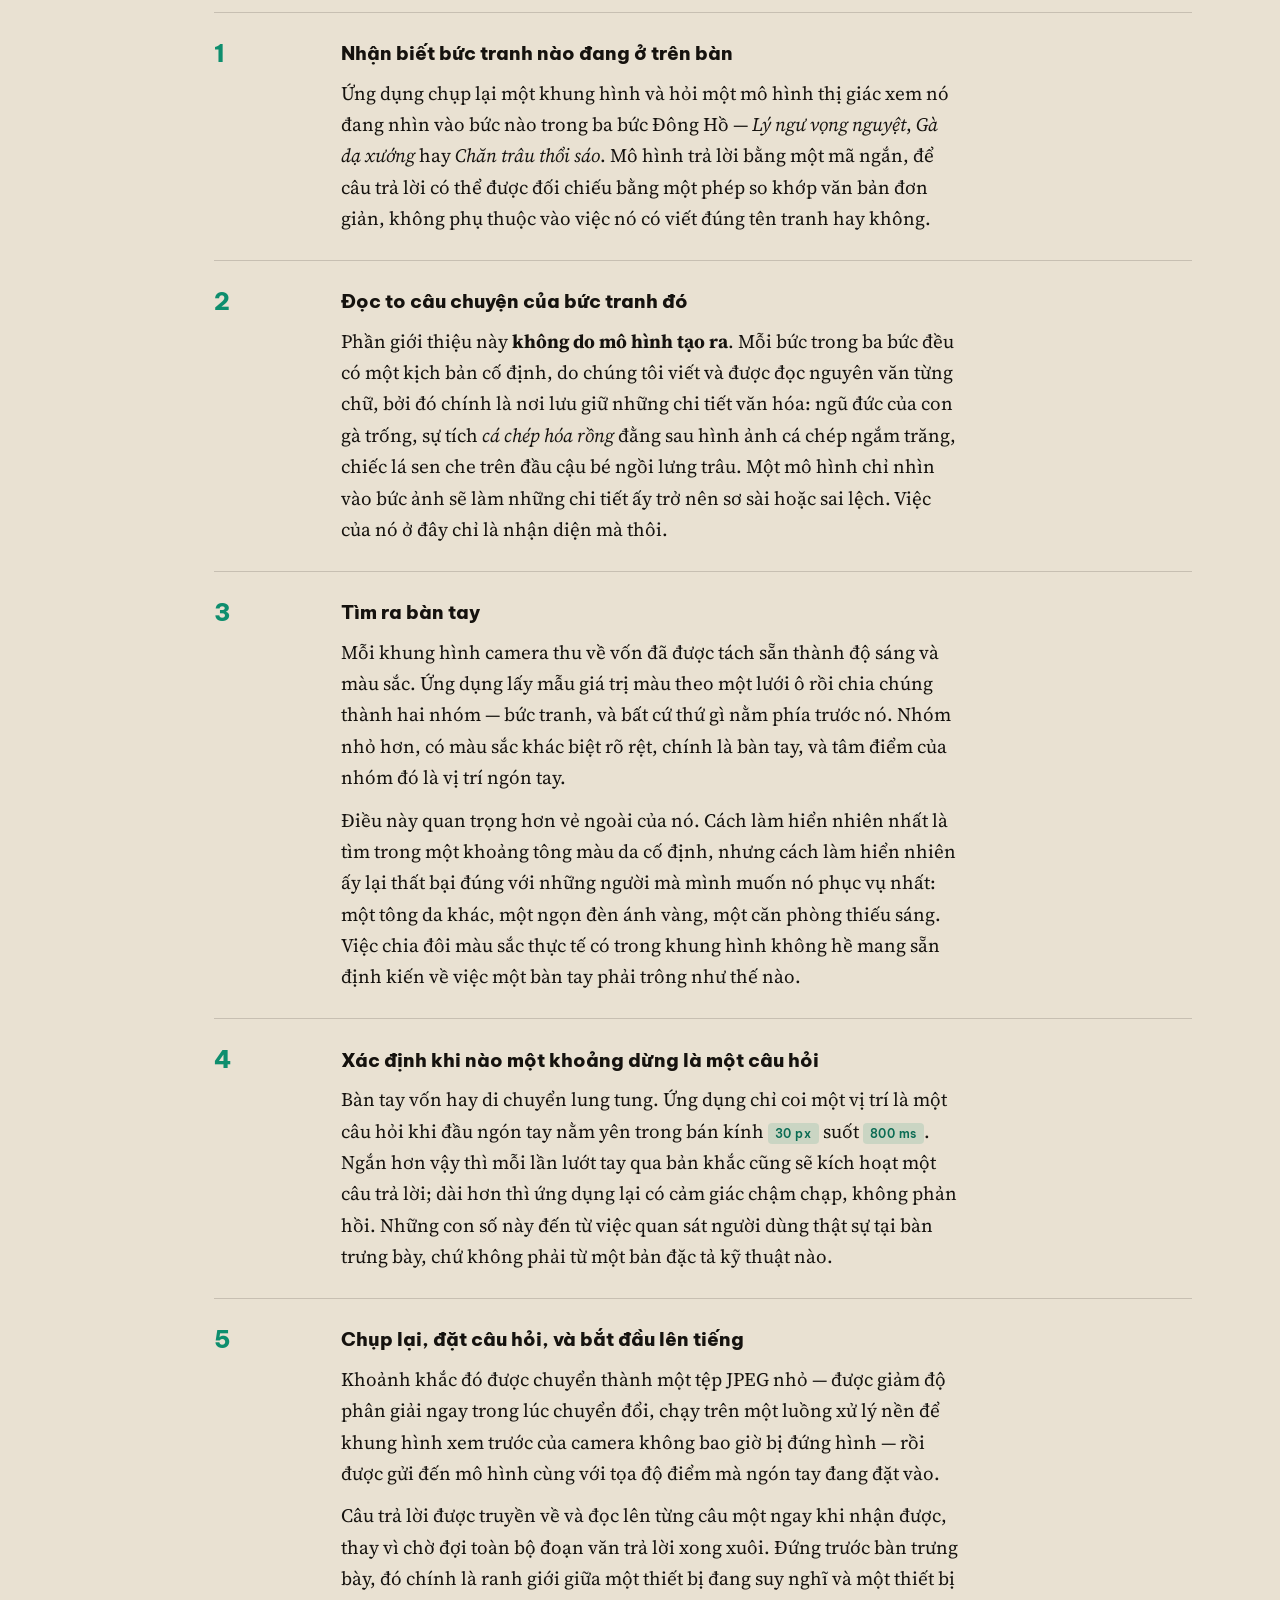
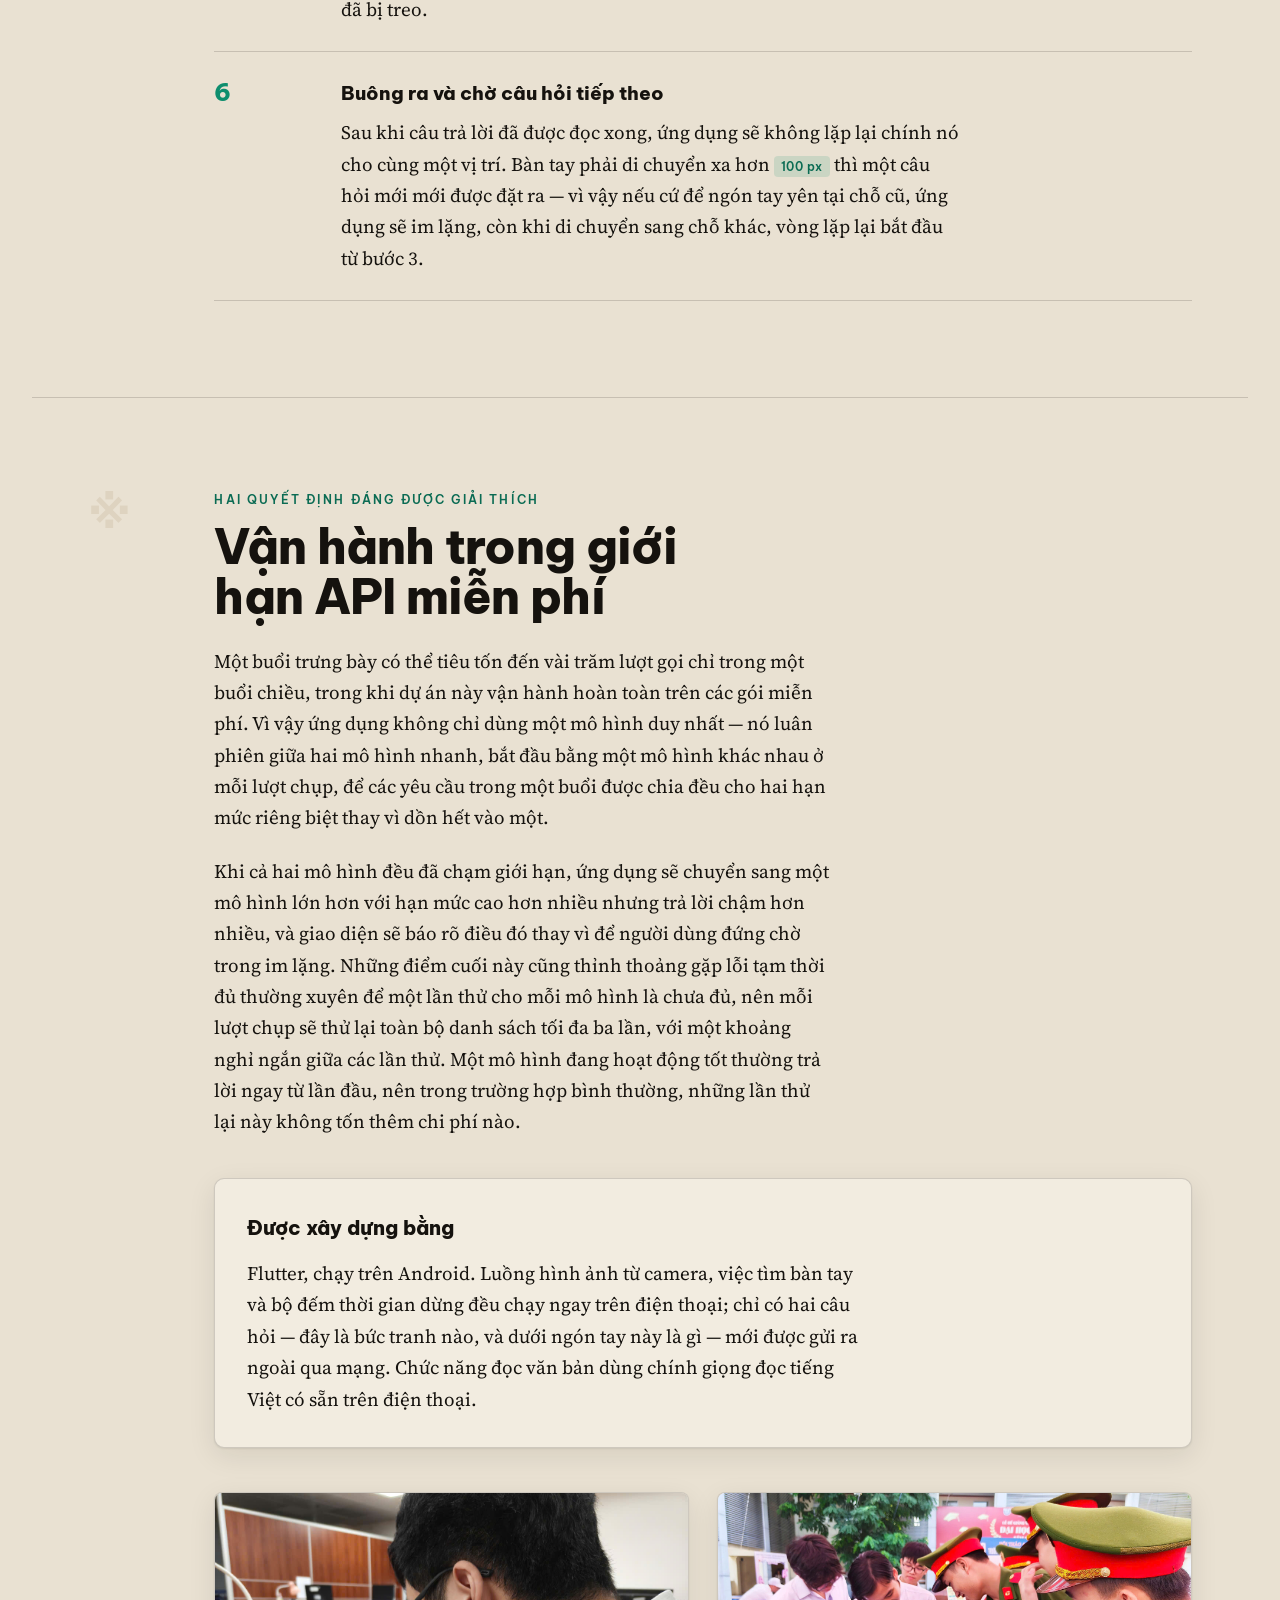
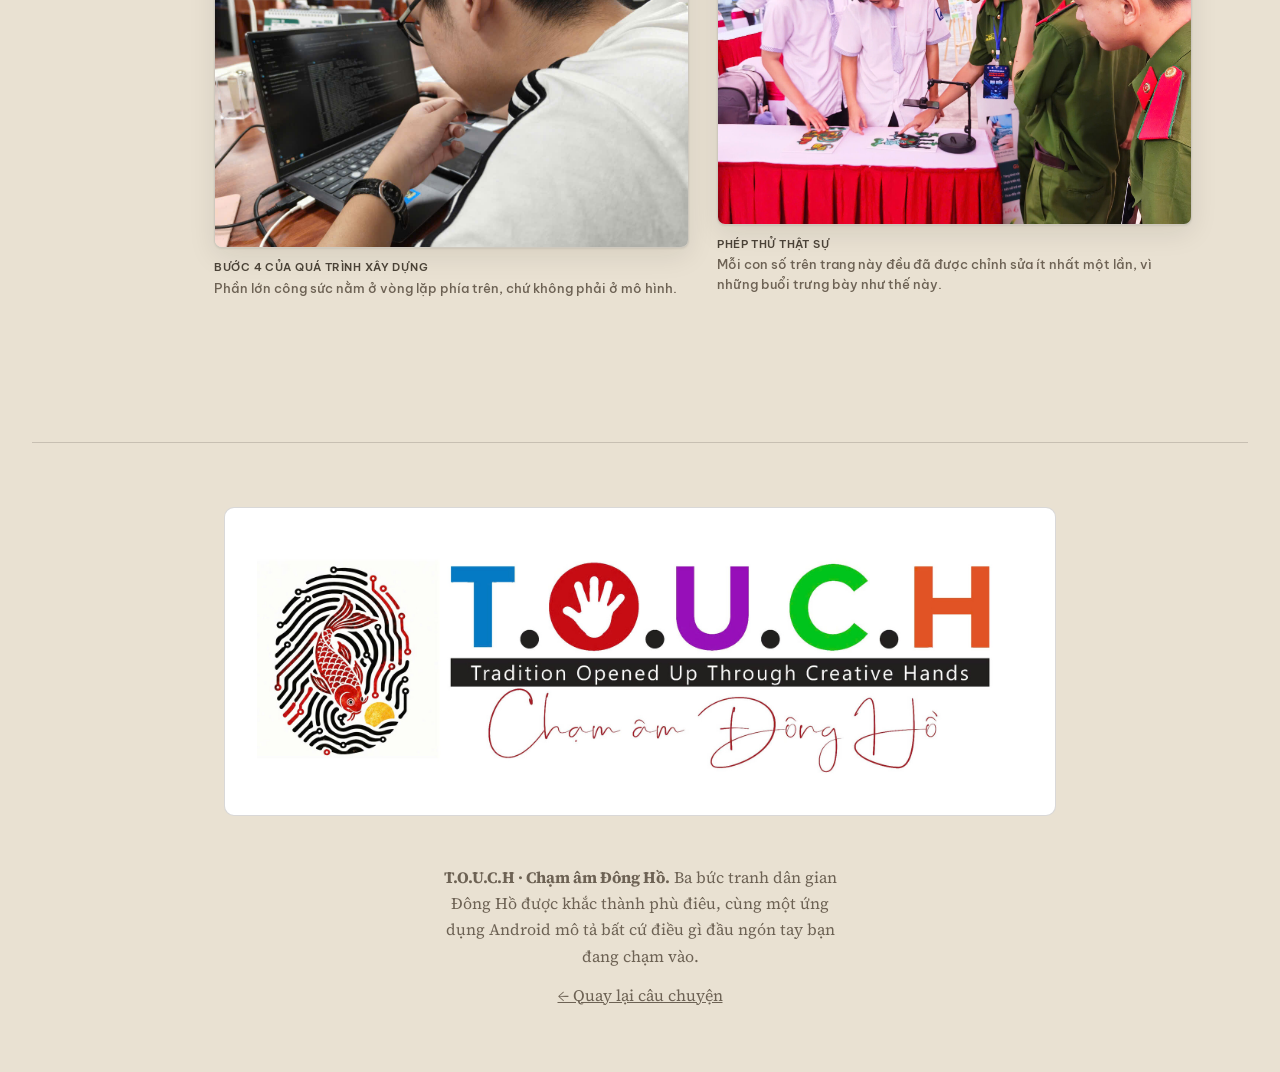
<file: how-the-app-works-vi.html>
<!DOCTYPE html>
<html lang="vi">
<head>
<meta charset="utf-8">
<meta name="viewport" content="width=device-width, initial-scale=1, viewport-fit=cover">
<title>Cách ứng dụng hoạt động</title>
<meta name="description" content="Vòng lặp đứng sau Chạm âm Đông Hồ: tìm bàn tay qua camera, nhận biết khi nào một khoảng dừng là một câu hỏi, và trả lời bằng giọng nói.">
<link rel="icon" href="images/logo-mark.jpg">
<link rel="alternate" hreflang="en" href="how-the-app-works.html">
<link rel="alternate" hreflang="vi" href="how-the-app-works-vi.html">
<link rel="preconnect" href="https://fonts.googleapis.com">
<link rel="preconnect" href="https://fonts.gstatic.com" crossorigin>
<link rel="stylesheet" href="https://fonts.googleapis.com/css2?family=Be+Vietnam+Pro:wght@400;500;600;800&family=Source+Serif+4:opsz,wght@8..60,400;8..60,600&display=swap">
<link rel="stylesheet" href="style.css">
</head>
<body>

<header class="topbar">
  <a class="brand" href="index-vi.html">
    <img src="images/logo-mark.jpg" alt="Logo T.O.U.C.H: hình con cá chép vẽ trong một dấu vân tay">
    <span>
      <span class="brand-name">T.O.U.C.H</span>
      <span class="brand-sub">Chạm âm Đông Hồ</span>
    </span>
  </a>
  <nav class="nav" aria-label="Chính">
    <a href="index-vi.html">Trang chủ</a>
    <a href="how-the-app-works-vi.html" aria-current="page">Cách ứng dụng hoạt động</a>
  </nav>
  <a class="lang-switch" href="how-the-app-works.html" hreflang="en" lang="en">English</a>
</header>

<main>

  <section class="page-head wrap">
    <p class="eyebrow">Cách ứng dụng hoạt động</p>
    <h1>Chạm vào bức tranh. Nó sẽ nói cho bạn biết bạn vừa tìm thấy gì.</h1>
    <div class="prose">
      <p>
        Một chiếc điện thoại Android đặt trên giá đỡ nhỏ, hướng xuống bản phù điêu. Không có găng
        tay, không có cảm biến dưới tấm bản, không có ký hiệu nào in trên tranh — chỉ có camera,
        bàn tay, và một giọng nói. Tất cả chỉ là một vòng lặp duy nhất, lặp đi lặp lại chừng nào
        người ta còn chạm vào bức tranh.
      </p>
    </div>

    <div class="plates plates-2">
      <figure>
        <img src="images/endproduct-1.jpg" alt="Hai bản phù điêu trên bàn, cùng một chiếc điện thoại gắn trên giá đỡ hướng xuống">
        <figcaption><b>Bố trí</b>Một chiếc điện thoại, một giá đỡ, và bức tranh nằm phẳng trên bàn bên dưới.</figcaption>
      </figure>
      <figure>
        <img src="images/step2-2.jpg" alt="Hai bàn tay đặt lên bản phù điêu con gà đã hoàn thiện">
        <figcaption><b>Dữ liệu đầu vào</b>Hai bàn tay trên một bản phù điêu. Mọi điều ứng dụng biết đều đến từ việc quan sát chúng.</figcaption>
      </figure>
    </div>
  </section>

  <section class="chapter wrap">
    <div class="chapter-head">
      <div class="chapter-num">↻</div>
      <div>
        <p class="eyebrow">Vòng lặp</p>
        <h2>Sáu bước, rồi quay lại từ đầu</h2>

        <div class="loop">

          <div class="loop-step">
            <div class="loop-n">1</div>
            <div>
              <h3>Nhận biết bức tranh nào đang ở trên bàn</h3>
              <p>
                Ứng dụng chụp lại một khung hình và hỏi một mô hình thị giác xem nó đang nhìn vào
                bức nào trong ba bức Đông Hồ — <em>Lý ngư vọng nguyệt</em>, <em>Gà dạ xướng</em>
                hay <em>Chăn trâu thổi sáo</em>. Mô hình trả lời bằng một mã ngắn, để câu trả lời
                có thể được đối chiếu bằng một phép so khớp văn bản đơn giản, không phụ thuộc vào
                việc nó có viết đúng tên tranh hay không.
              </p>
            </div>
          </div>

          <div class="loop-step">
            <div class="loop-n">2</div>
            <div>
              <h3>Đọc to câu chuyện của bức tranh đó</h3>
              <p>
                Phần giới thiệu này <strong>không do mô hình tạo ra</strong>. Mỗi bức trong ba bức
                đều có một kịch bản cố định, do chúng tôi viết và được đọc nguyên văn từng chữ, bởi
                đó chính là nơi lưu giữ những chi tiết văn hóa: ngũ đức của con gà trống, sự tích
                <em>cá chép hóa rồng</em> đằng sau hình ảnh cá chép ngắm trăng, chiếc lá sen che
                trên đầu cậu bé ngồi lưng trâu. Một mô hình chỉ nhìn vào bức ảnh sẽ làm những chi
                tiết ấy trở nên sơ sài hoặc sai lệch. Việc của nó ở đây chỉ là nhận diện mà thôi.
              </p>
            </div>
          </div>

          <div class="loop-step">
            <div class="loop-n">3</div>
            <div>
              <h3>Tìm ra bàn tay</h3>
              <p>
                Mỗi khung hình camera thu về vốn đã được tách sẵn thành độ sáng và màu sắc. Ứng
                dụng lấy mẫu giá trị màu theo một lưới ô rồi chia chúng thành hai nhóm — bức tranh,
                và bất cứ thứ gì nằm phía trước nó. Nhóm nhỏ hơn, có màu sắc khác biệt rõ rệt,
                chính là bàn tay, và tâm điểm của nhóm đó là vị trí ngón tay.
              </p>
              <p>
                Điều này quan trọng hơn vẻ ngoài của nó. Cách làm hiển nhiên nhất là tìm trong một
                khoảng tông màu da cố định, nhưng cách làm hiển nhiên ấy lại thất bại đúng với
                những người mà mình muốn nó phục vụ nhất: một tông da khác, một ngọn đèn ánh vàng,
                một căn phòng thiếu sáng. Việc chia đôi màu sắc thực tế có trong khung hình không
                hề mang sẵn định kiến về việc một bàn tay phải trông như thế nào.
              </p>
            </div>
          </div>

          <div class="loop-step">
            <div class="loop-n">4</div>
            <div>
              <h3>Xác định khi nào một khoảng dừng là một câu hỏi</h3>
              <p>
                Bàn tay vốn hay di chuyển lung tung. Ứng dụng chỉ coi một vị trí là một câu hỏi khi
                đầu ngón tay nằm yên trong bán kính <span class="spec">30 px</span> suốt
                <span class="spec">800 ms</span>. Ngắn hơn vậy thì mỗi lần lướt tay qua bản khắc
                cũng sẽ kích hoạt một câu trả lời; dài hơn thì ứng dụng lại có cảm giác chậm chạp,
                không phản hồi. Những con số này đến từ việc quan sát người dùng thật sự tại bàn
                trưng bày, chứ không phải từ một bản đặc tả kỹ thuật nào.
              </p>
            </div>
          </div>

          <div class="loop-step">
            <div class="loop-n">5</div>
            <div>
              <h3>Chụp lại, đặt câu hỏi, và bắt đầu lên tiếng</h3>
              <p>
                Khoảnh khắc đó được chuyển thành một tệp JPEG nhỏ — được giảm độ phân giải ngay
                trong lúc chuyển đổi, chạy trên một luồng xử lý nền để khung hình xem trước của
                camera không bao giờ bị đứng hình — rồi được gửi đến mô hình cùng với tọa độ điểm
                mà ngón tay đang đặt vào.
              </p>
              <p>
                Câu trả lời được truyền về và đọc lên từng câu một ngay khi nhận được, thay vì chờ
                đợi toàn bộ đoạn văn trả lời xong xuôi. Đứng trước bàn trưng bày, đó chính là ranh
                giới giữa một thiết bị đang suy nghĩ và một thiết bị đã bị treo.
              </p>
            </div>
          </div>

          <div class="loop-step">
            <div class="loop-n">6</div>
            <div>
              <h3>Buông ra và chờ câu hỏi tiếp theo</h3>
              <p>
                Sau khi câu trả lời đã được đọc xong, ứng dụng sẽ không lặp lại chính nó cho cùng
                một vị trí. Bàn tay phải di chuyển xa hơn <span class="spec">100 px</span> thì một
                câu hỏi mới mới được đặt ra — vì vậy nếu cứ để ngón tay yên tại chỗ cũ, ứng dụng sẽ
                im lặng, còn khi di chuyển sang chỗ khác, vòng lặp lại bắt đầu từ bước 3.
              </p>
            </div>
          </div>

        </div>
      </div>
    </div>
  </section>

  <section class="chapter wrap">
    <div class="chapter-head">
      <div class="chapter-num">※</div>
      <div>
        <p class="eyebrow">Hai quyết định đáng được giải thích</p>
        <h2>Vận hành trong giới hạn API miễn phí</h2>

        <div class="prose">
          <p>
            Một buổi trưng bày có thể tiêu tốn đến vài trăm lượt gọi chỉ trong một buổi chiều,
            trong khi dự án này vận hành hoàn toàn trên các gói miễn phí. Vì vậy ứng dụng không chỉ
            dùng một mô hình duy nhất — nó luân phiên giữa hai mô hình nhanh, bắt đầu bằng một mô
            hình khác nhau ở mỗi lượt chụp, để các yêu cầu trong một buổi được chia đều cho hai hạn
            mức riêng biệt thay vì dồn hết vào một.
          </p>
          <p>
            Khi cả hai mô hình đều đã chạm giới hạn, ứng dụng sẽ chuyển sang một mô hình lớn hơn
            với hạn mức cao hơn nhiều nhưng trả lời chậm hơn nhiều, và giao diện sẽ báo rõ điều đó
            thay vì để người dùng đứng chờ trong im lặng. Những điểm cuối này cũng thỉnh thoảng gặp
            lỗi tạm thời đủ thường xuyên để một lần thử cho mỗi mô hình là chưa đủ, nên mỗi lượt
            chụp sẽ thử lại toàn bộ danh sách tối đa ba lần, với một khoảng nghỉ ngắn giữa các lần
            thử. Một mô hình đang hoạt động tốt thường trả lời ngay từ lần đầu, nên trong trường
            hợp bình thường, những lần thử lại này không tốn thêm chi phí nào.
          </p>
        </div>

        <div class="card">
          <h3>Được xây dựng bằng</h3>
          <div class="prose">
            <p>
              Flutter, chạy trên Android. Luồng hình ảnh từ camera, việc tìm bàn tay và bộ đếm thời
              gian dừng đều chạy ngay trên điện thoại; chỉ có hai câu hỏi — đây là bức tranh nào, và
              dưới ngón tay này là gì — mới được gửi ra ngoài qua mạng. Chức năng đọc văn bản dùng
              chính giọng đọc tiếng Việt có sẵn trên điện thoại.
            </p>
          </div>
        </div>

        <div class="plates plates-2">
          <figure>
            <img src="images/coding.jpg" alt="Làm việc trên mã nguồn ứng dụng bằng máy tính xách tay">
            <figcaption><b>Bước 4 của quá trình xây dựng</b>Phần lớn công sức nằm ở vòng lặp phía trên, chứ không phải ở mô hình.</figcaption>
          </figure>
          <figure>
            <img src="images/endproduct-2.jpg" alt="Khách tham quan tại bàn trưng bày đang chỉ vào một bản phù điêu dưới giá đỡ điện thoại">
            <figcaption><b>Phép thử thật sự</b>Mỗi con số trên trang này đều đã được chỉnh sửa ít nhất một lần, vì những buổi trưng bày như thế này.</figcaption>
          </figure>
        </div>

      </div>
    </div>
  </section>

</main>

<footer class="foot wrap">
  <img class="foot-banner" src="images/banner.jpg" alt="T.O.U.C.H — Tradition Opened Up Through Creative Hands — Chạm âm Đông Hồ">
  <div class="foot-grid">
    <div>
      <p>
        <strong>T.O.U.C.H · Chạm âm Đông Hồ.</strong> Ba bức tranh dân gian Đông Hồ được khắc
        thành phù điêu, cùng một ứng dụng Android mô tả bất cứ điều gì đầu ngón tay bạn đang
        chạm vào.
      </p>
      <p>
        <a href="index-vi.html">← Quay lại câu chuyện</a>
      </p>
    </div>
  </div>
</footer>

</body>
</html>
</file>
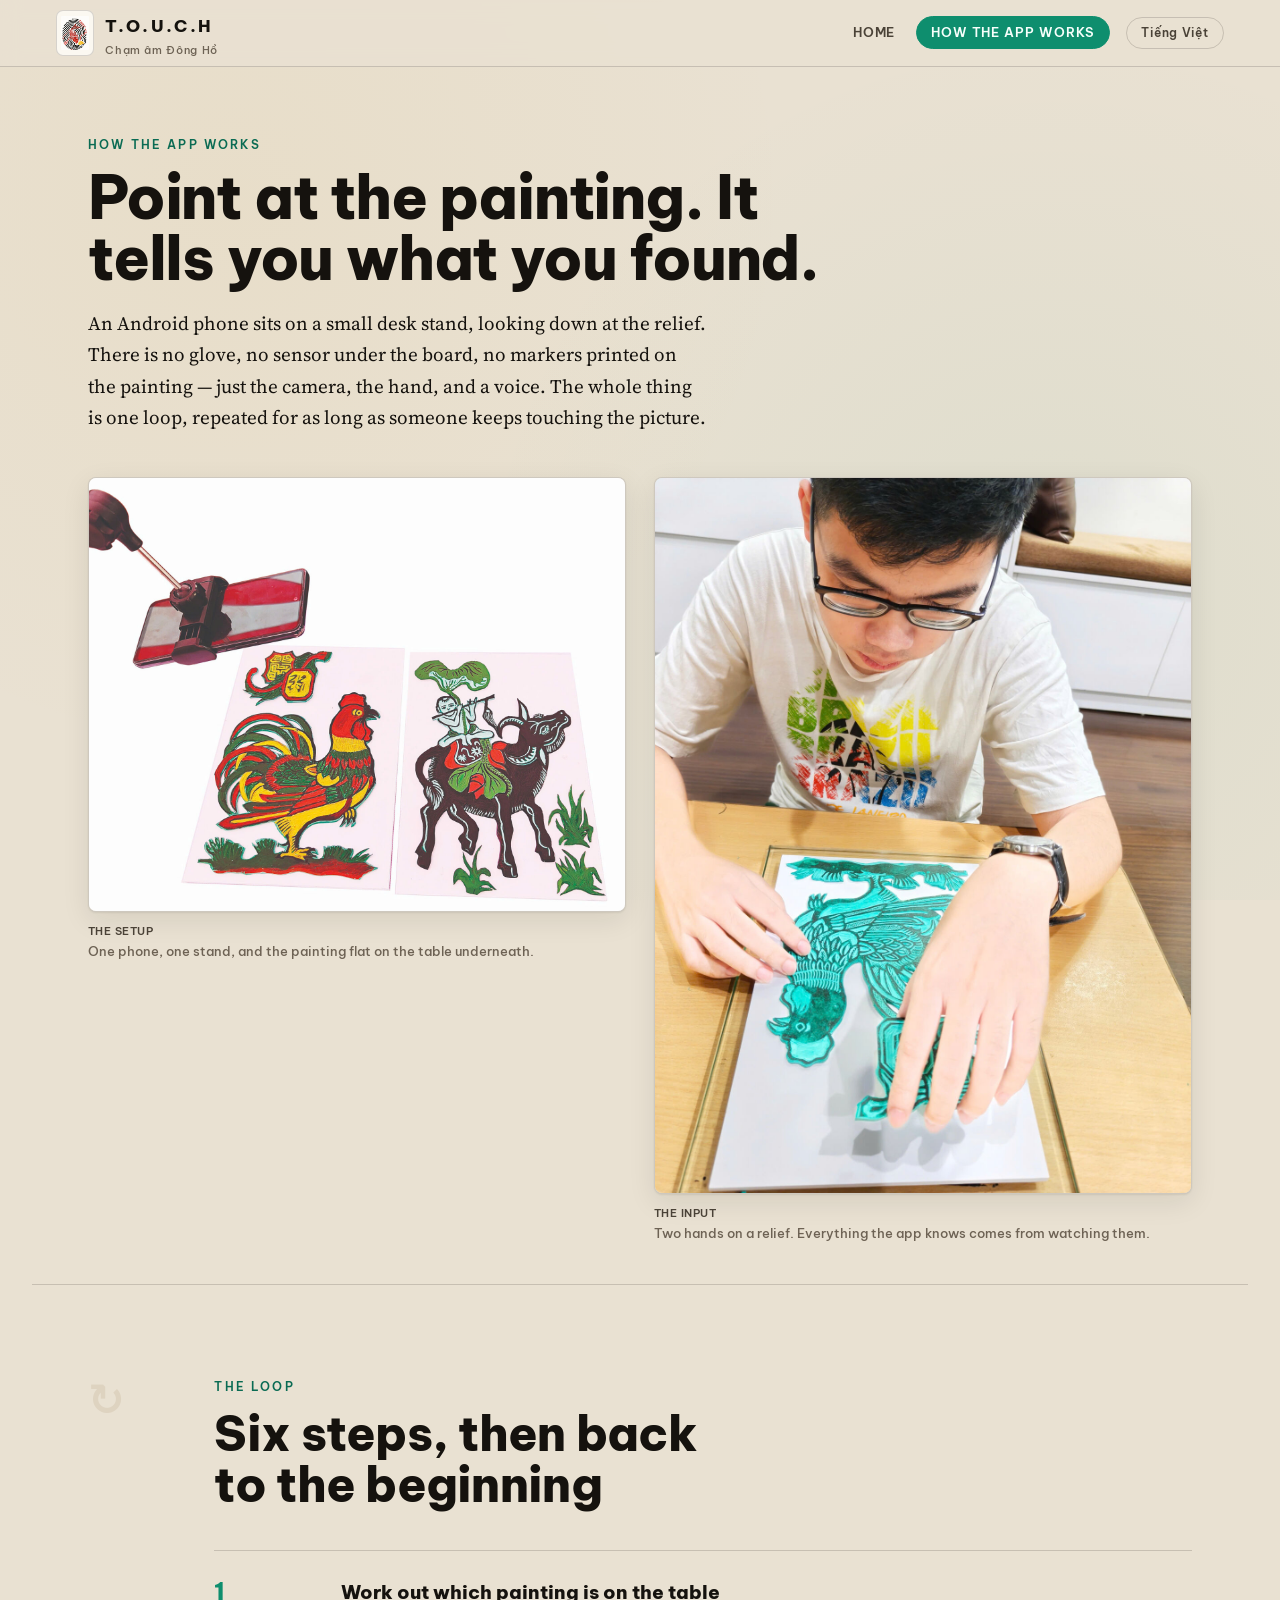
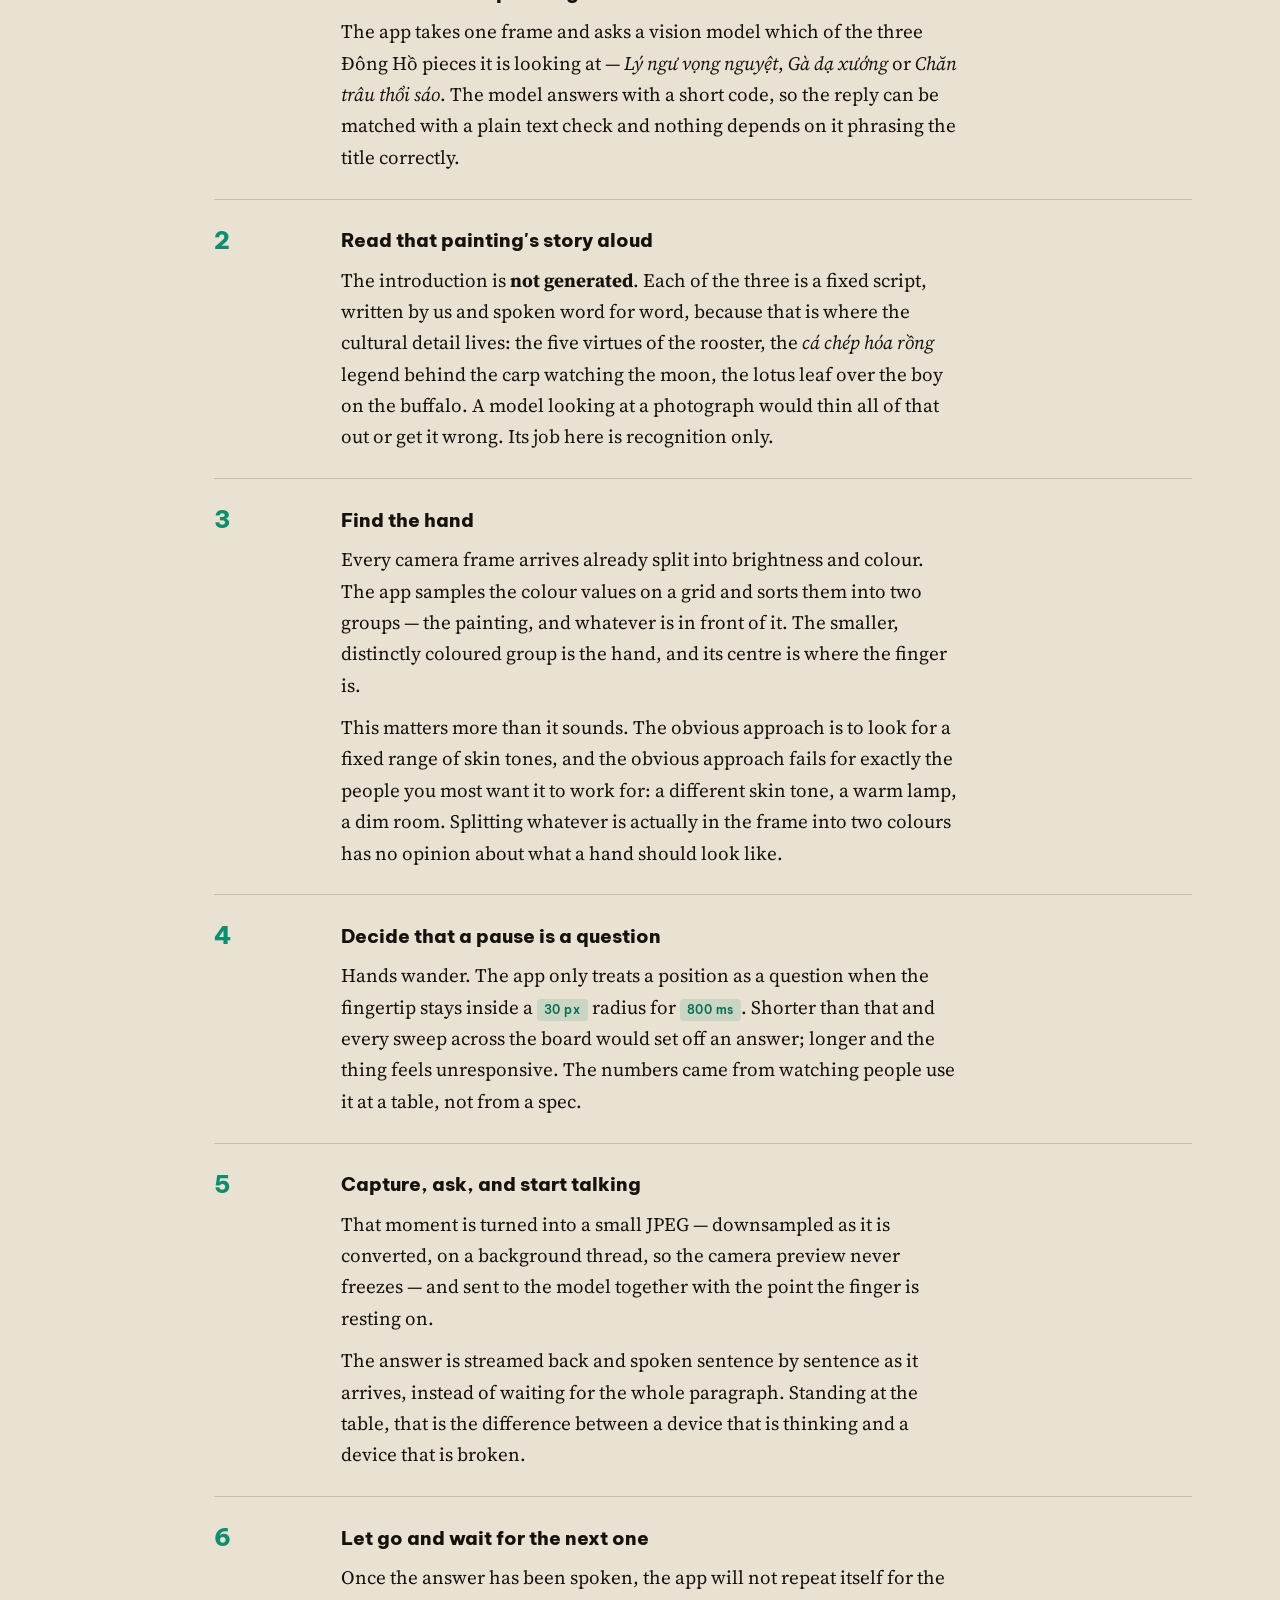
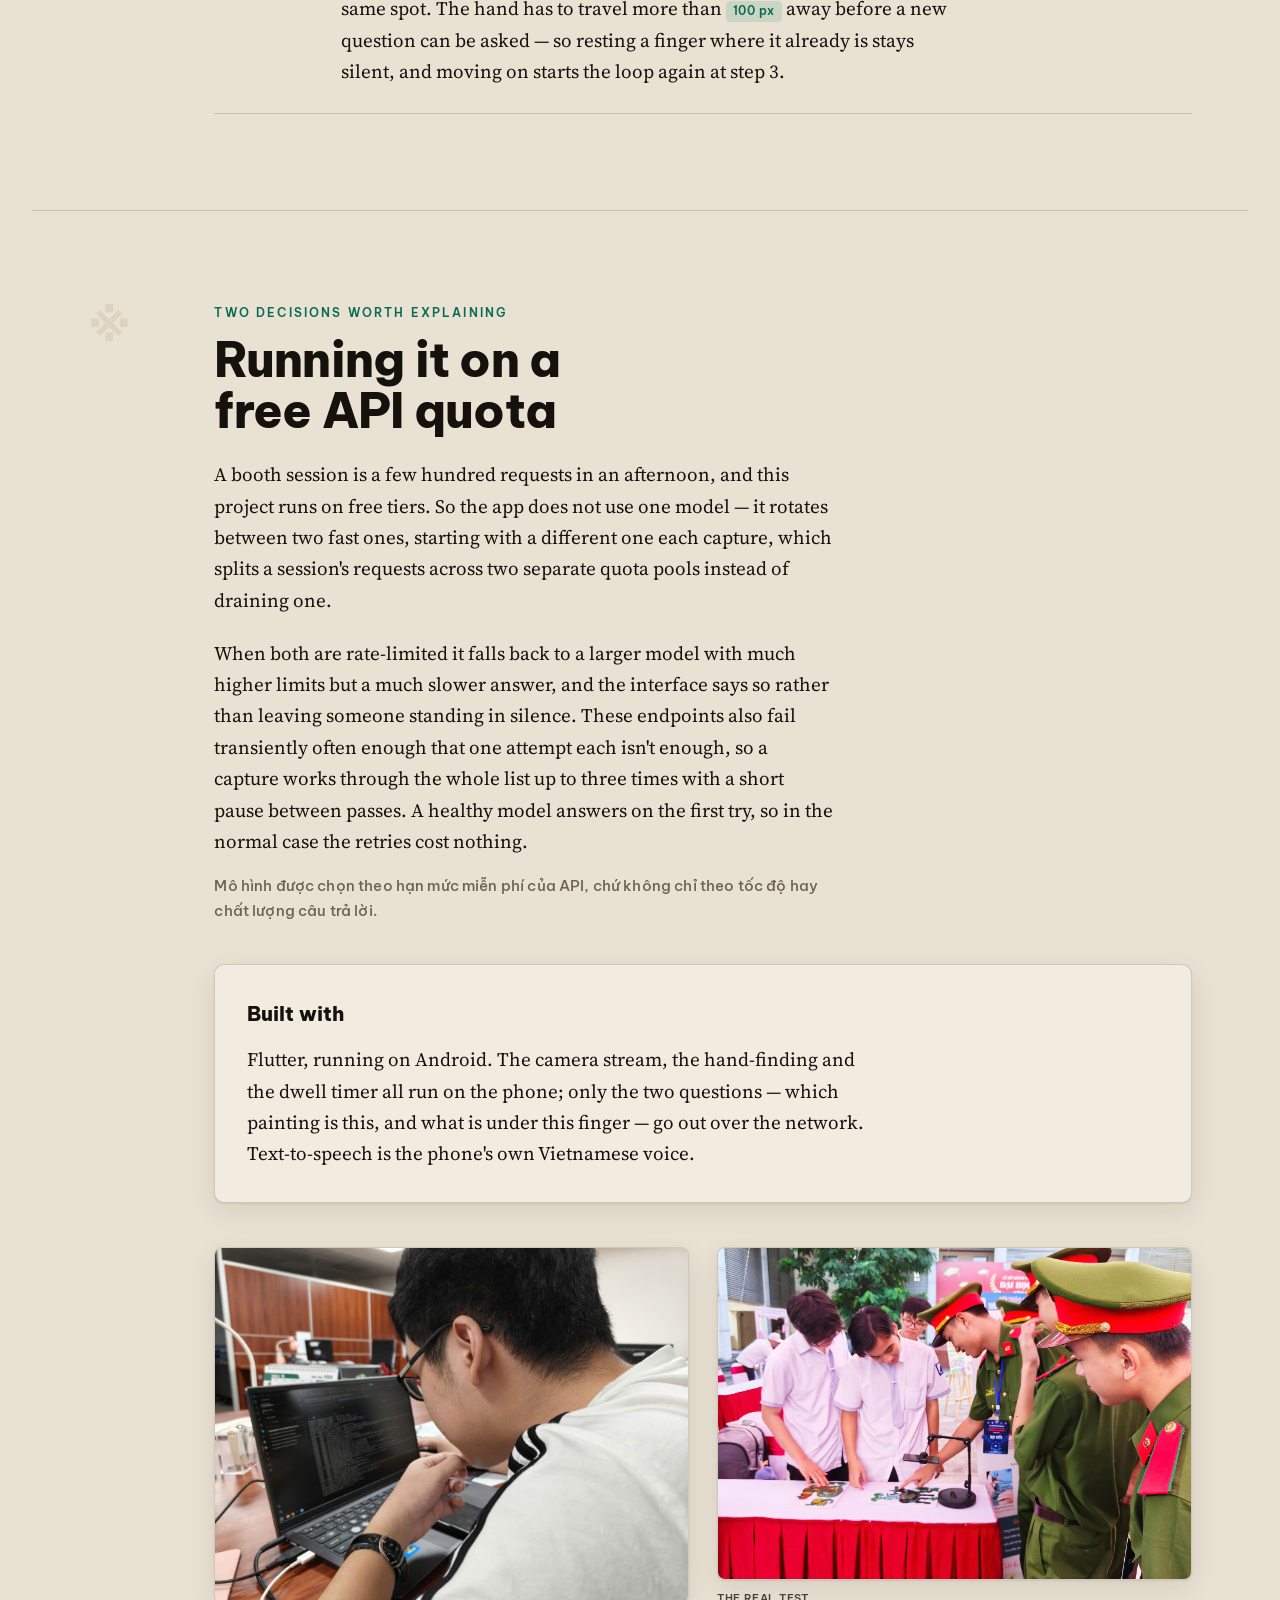
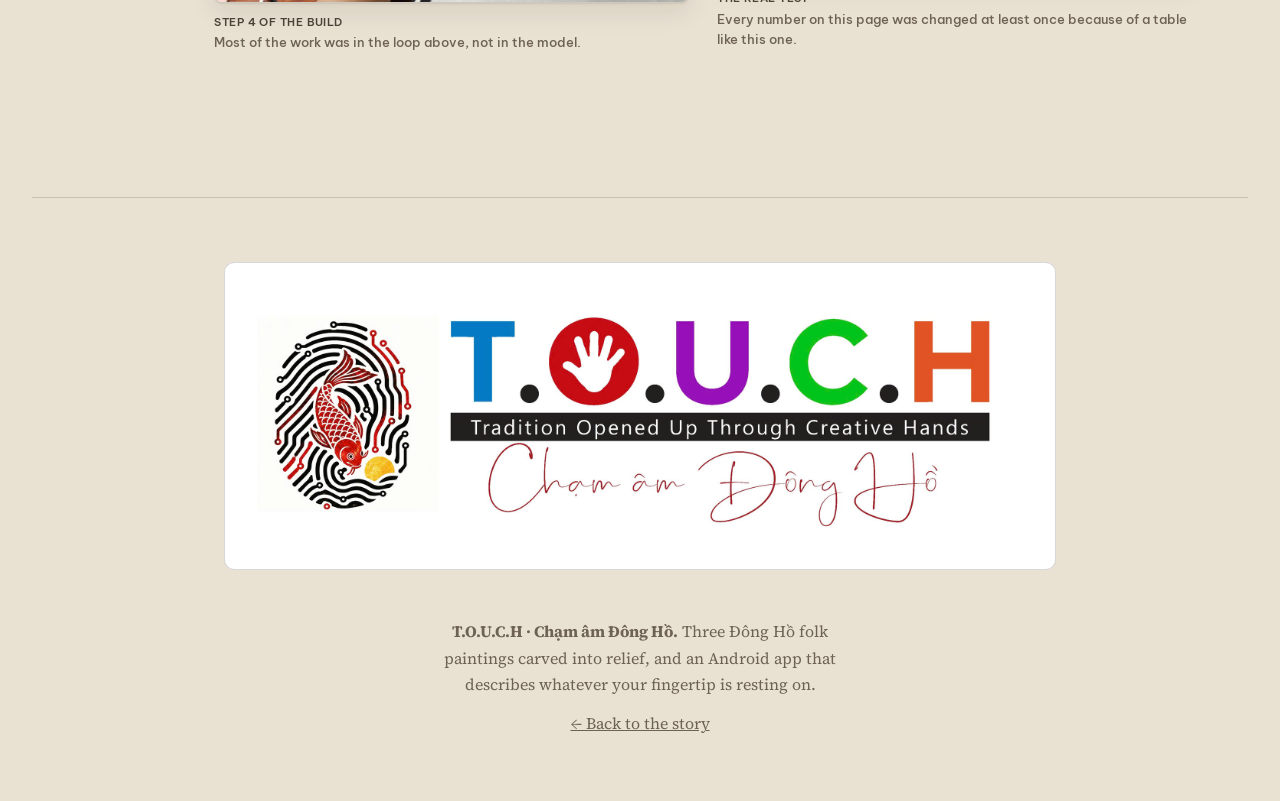
<file: how-the-app-works.html>
<!DOCTYPE html>
<html lang="en">
<head>
<meta charset="utf-8">
<meta name="viewport" content="width=device-width, initial-scale=1, viewport-fit=cover">
<title>How the app works</title>
<meta name="description" content="The pointing loop behind Chạm âm Đông Hồ: finding a hand on camera, deciding when a pause is a question, and answering out loud.">
<link rel="icon" href="images/logo-mark.jpg">
<link rel="alternate" hreflang="en" href="how-the-app-works.html">
<link rel="alternate" hreflang="vi" href="how-the-app-works-vi.html">
<link rel="preconnect" href="https://fonts.googleapis.com">
<link rel="preconnect" href="https://fonts.gstatic.com" crossorigin>
<link rel="stylesheet" href="https://fonts.googleapis.com/css2?family=Be+Vietnam+Pro:wght@400;500;600;800&family=Source+Serif+4:opsz,wght@8..60,400;8..60,600&display=swap">
<link rel="stylesheet" href="style.css">
</head>
<body>

<header class="topbar">
  <a class="brand" href="index.html">
    <img src="images/logo-mark.jpg" alt="T.O.U.C.H logo: a carp drawn inside a fingerprint">
    <span>
      <span class="brand-name">T.O.U.C.H</span>
      <span class="brand-sub">Chạm âm Đông Hồ</span>
    </span>
  </a>
  <nav class="nav" aria-label="Main">
    <a href="index.html">Home</a>
    <a href="how-the-app-works.html" aria-current="page">How the app works</a>
  </nav>
  <a class="lang-switch" href="how-the-app-works-vi.html" hreflang="vi" lang="vi">Tiếng Việt</a>
</header>

<main>

  <section class="page-head wrap">
    <p class="eyebrow">How the app works</p>
    <h1>Point at the painting. It tells you what you found.</h1>
    <div class="prose">
      <p>
        An Android phone sits on a small desk stand, looking down at the relief. There is no glove,
        no sensor under the board, no markers printed on the painting — just the camera, the hand,
        and a voice. The whole thing is one loop, repeated for as long as someone keeps touching
        the picture.
      </p>
    </div>

    <div class="plates plates-2">
      <figure>
        <img src="images/endproduct-1.jpg" alt="Two carved reliefs on a table with a phone clamped to a desk stand looking down at them">
        <figcaption><b>The setup</b>One phone, one stand, and the painting flat on the table underneath.</figcaption>
      </figure>
      <figure>
        <img src="images/step2-2.jpg" alt="Both hands resting on the raised relief of the rooster">
        <figcaption><b>The input</b>Two hands on a relief. Everything the app knows comes from watching them.</figcaption>
      </figure>
    </div>
  </section>

  <section class="chapter wrap">
    <div class="chapter-head">
      <div class="chapter-num">↻</div>
      <div>
        <p class="eyebrow">The loop</p>
        <h2>Six steps, then back to the beginning</h2>

        <div class="loop">

          <div class="loop-step">
            <div class="loop-n">1</div>
            <div>
              <h3>Work out which painting is on the table</h3>
              <p>
                The app takes one frame and asks a vision model which of the three Đông Hồ pieces it
                is looking at — <em>Lý ngư vọng nguyệt</em>, <em>Gà dạ xướng</em> or
                <em>Chăn trâu thổi sáo</em>. The model answers with a short code, so the reply can be
                matched with a plain text check and nothing depends on it phrasing the title
                correctly.
              </p>
            </div>
          </div>

          <div class="loop-step">
            <div class="loop-n">2</div>
            <div>
              <h3>Read that painting's story aloud</h3>
              <p>
                The introduction is <strong>not generated</strong>. Each of the three is a fixed
                script, written by us and spoken word for word, because that is where the cultural
                detail lives: the five virtues of the rooster, the <em>cá chép hóa rồng</em> legend
                behind the carp watching the moon, the lotus leaf over the boy on the buffalo. A
                model looking at a photograph would thin all of that out or get it wrong. Its job
                here is recognition only.
              </p>
            </div>
          </div>

          <div class="loop-step">
            <div class="loop-n">3</div>
            <div>
              <h3>Find the hand</h3>
              <p>
                Every camera frame arrives already split into brightness and colour. The app samples
                the colour values on a grid and sorts them into two groups — the painting, and
                whatever is in front of it. The smaller, distinctly coloured group is the hand, and
                its centre is where the finger is.
              </p>
              <p>
                This matters more than it sounds. The obvious approach is to look for a fixed range
                of skin tones, and the obvious approach fails for exactly the people you most want
                it to work for: a different skin tone, a warm lamp, a dim room. Splitting whatever is
                actually in the frame into two colours has no opinion about what a hand should look
                like.
              </p>
            </div>
          </div>

          <div class="loop-step">
            <div class="loop-n">4</div>
            <div>
              <h3>Decide that a pause is a question</h3>
              <p>
                Hands wander. The app only treats a position as a question when the fingertip stays
                inside a <span class="spec">30 px</span> radius for <span class="spec">800 ms</span>.
                Shorter than that and every sweep across the board would set off an answer; longer
                and the thing feels unresponsive. The numbers came from watching people use it at a
                table, not from a spec.
              </p>
            </div>
          </div>

          <div class="loop-step">
            <div class="loop-n">5</div>
            <div>
              <h3>Capture, ask, and start talking</h3>
              <p>
                That moment is turned into a small JPEG — downsampled as it is converted, on a
                background thread, so the camera preview never freezes — and sent to the model
                together with the point the finger is resting on.
              </p>
              <p>
                The answer is streamed back and spoken sentence by sentence as it arrives, instead of
                waiting for the whole paragraph. Standing at the table, that is the difference
                between a device that is thinking and a device that is broken.
              </p>
            </div>
          </div>

          <div class="loop-step">
            <div class="loop-n">6</div>
            <div>
              <h3>Let go and wait for the next one</h3>
              <p>
                Once the answer has been spoken, the app will not repeat itself for the same spot.
                The hand has to travel more than <span class="spec">100 px</span> away before a new
                question can be asked — so resting a finger where it already is stays silent, and
                moving on starts the loop again at step 3.
              </p>
            </div>
          </div>

        </div>
      </div>
    </div>
  </section>

  <section class="chapter wrap">
    <div class="chapter-head">
      <div class="chapter-num">※</div>
      <div>
        <p class="eyebrow">Two decisions worth explaining</p>
        <h2>Running it on a free API quota</h2>

        <div class="prose">
          <p>
            A booth session is a few hundred requests in an afternoon, and this project runs on free
            tiers. So the app does not use one model — it rotates between two fast ones, starting
            with a different one each capture, which splits a session's requests across two separate
            quota pools instead of draining one.
          </p>
          <p>
            When both are rate-limited it falls back to a larger model with much higher limits but a
            much slower answer, and the interface says so rather than leaving someone standing in
            silence. These endpoints also fail transiently often enough that one attempt each isn't
            enough, so a capture works through the whole list up to three times with a short pause
            between passes. A healthy model answers on the first try, so in the normal case the
            retries cost nothing.
          </p>
          <p class="vi">
            Mô hình được chọn theo hạn mức miễn phí của API, chứ không chỉ theo tốc độ hay chất lượng
            câu trả lời.
          </p>
        </div>

        <div class="card">
          <h3>Built with</h3>
          <div class="prose">
            <p>
              Flutter, running on Android. The camera stream, the hand-finding and the dwell timer
              all run on the phone; only the two questions — which painting is this, and what is
              under this finger — go out over the network. Text-to-speech is the phone's own
              Vietnamese voice.
            </p>
          </div>
        </div>

        <div class="plates plates-2">
          <figure>
            <img src="images/coding.jpg" alt="Working on the app's source code on a laptop">
            <figcaption><b>Step 4 of the build</b>Most of the work was in the loop above, not in the model.</figcaption>
          </figure>
          <figure>
            <img src="images/endproduct-2.jpg" alt="Visitors at an exhibition table pointing at a relief under the phone stand">
            <figcaption><b>The real test</b>Every number on this page was changed at least once because of a table like this one.</figcaption>
          </figure>
        </div>

      </div>
    </div>
  </section>

</main>

<footer class="foot wrap">
  <img class="foot-banner" src="images/banner.jpg" alt="T.O.U.C.H — Tradition Opened Up Through Creative Hands — Chạm âm Đông Hồ">
  <div class="foot-grid">
    <div>
      <p>
        <strong>T.O.U.C.H · Chạm âm Đông Hồ.</strong> Three Đông Hồ folk paintings carved into
        relief, and an Android app that describes whatever your fingertip is resting on.
      </p>
      <p>
        <a href="index.html">← Back to the story</a>
      </p>
    </div>
  </div>
</footer>

</body>
</html>
</file>
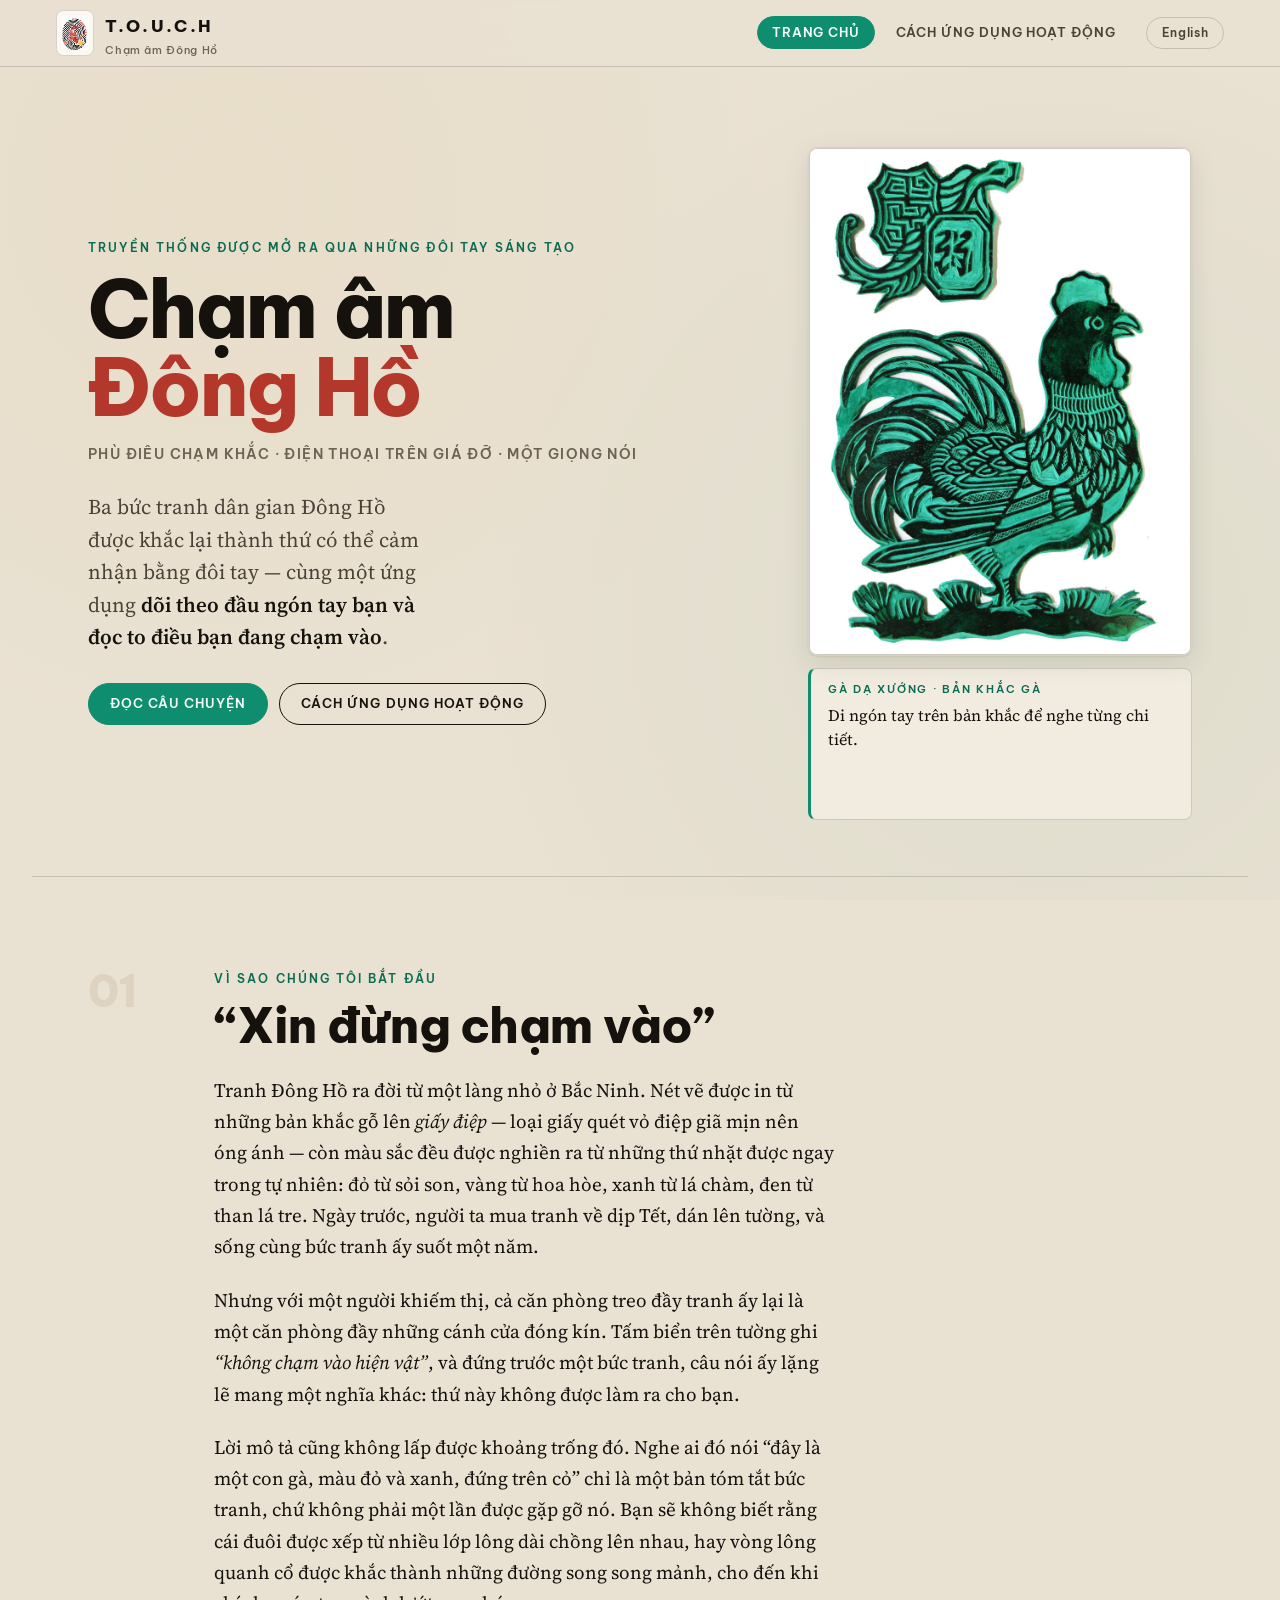
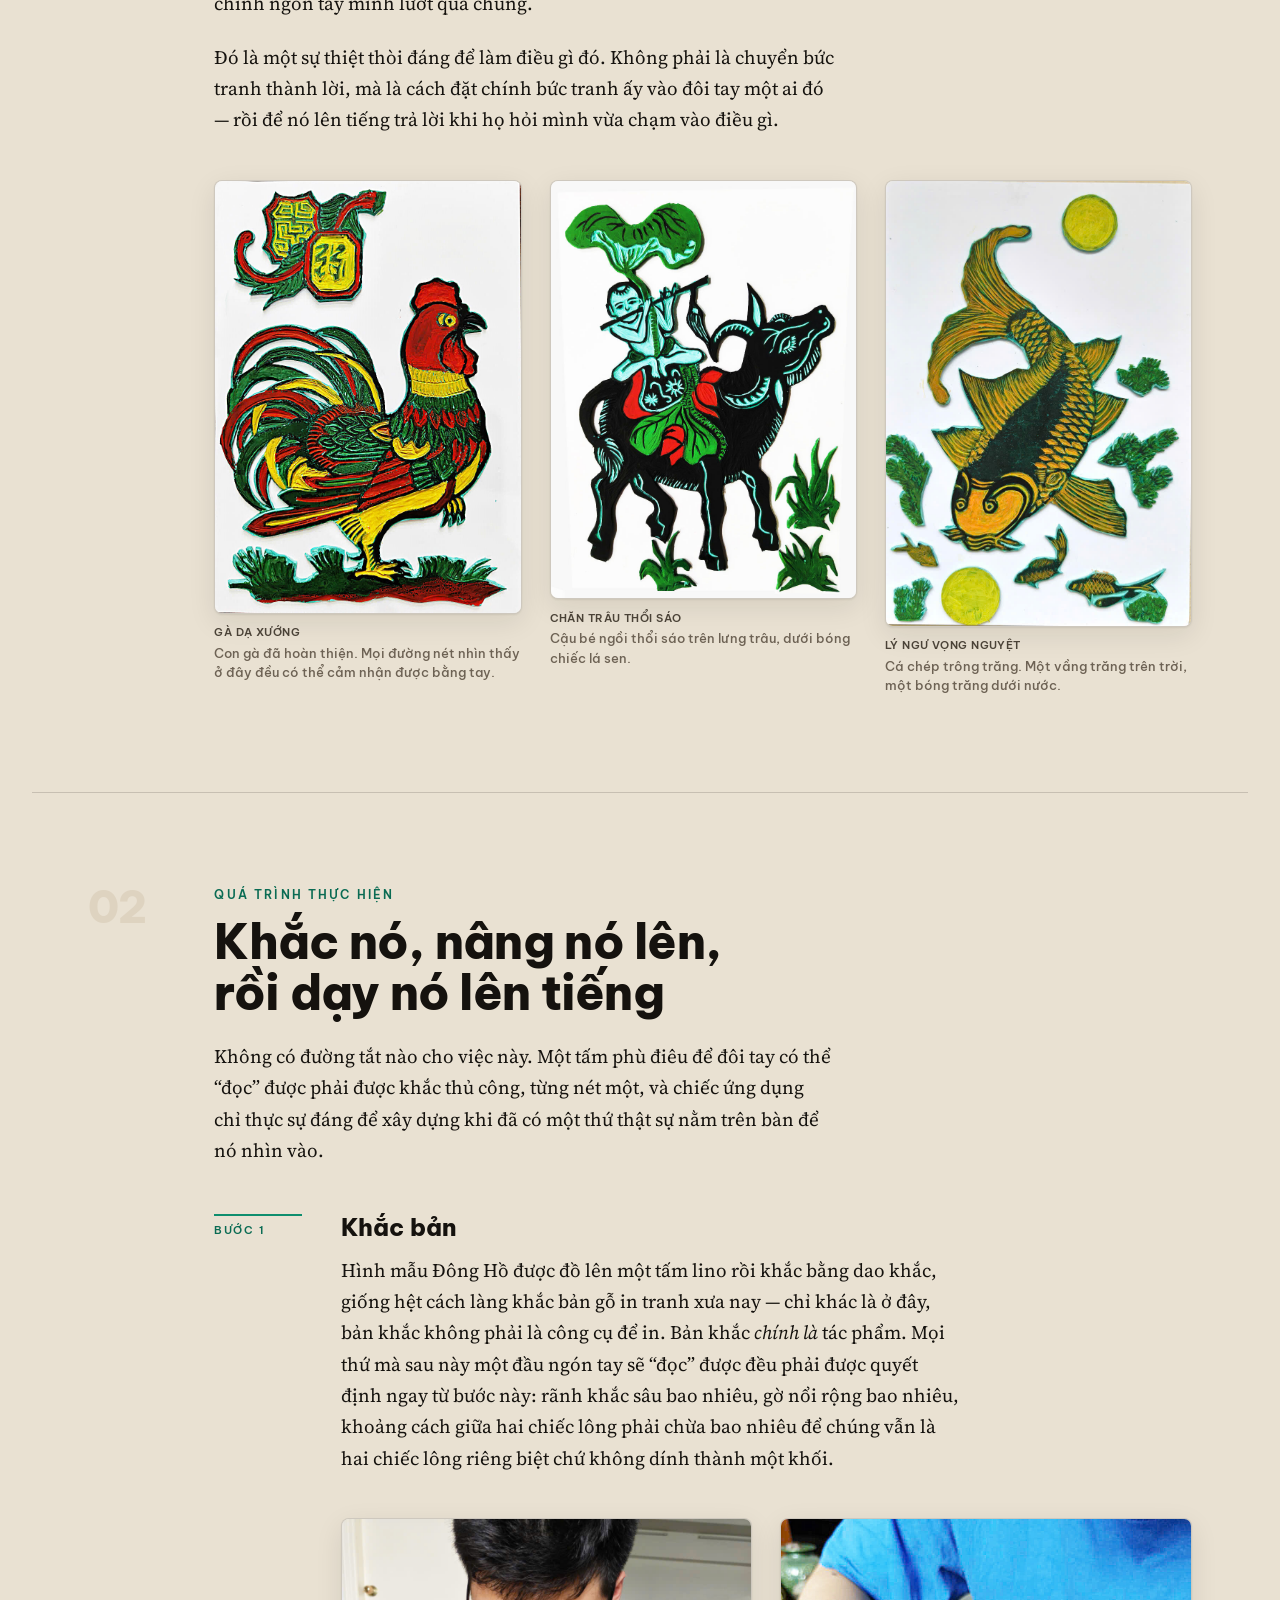
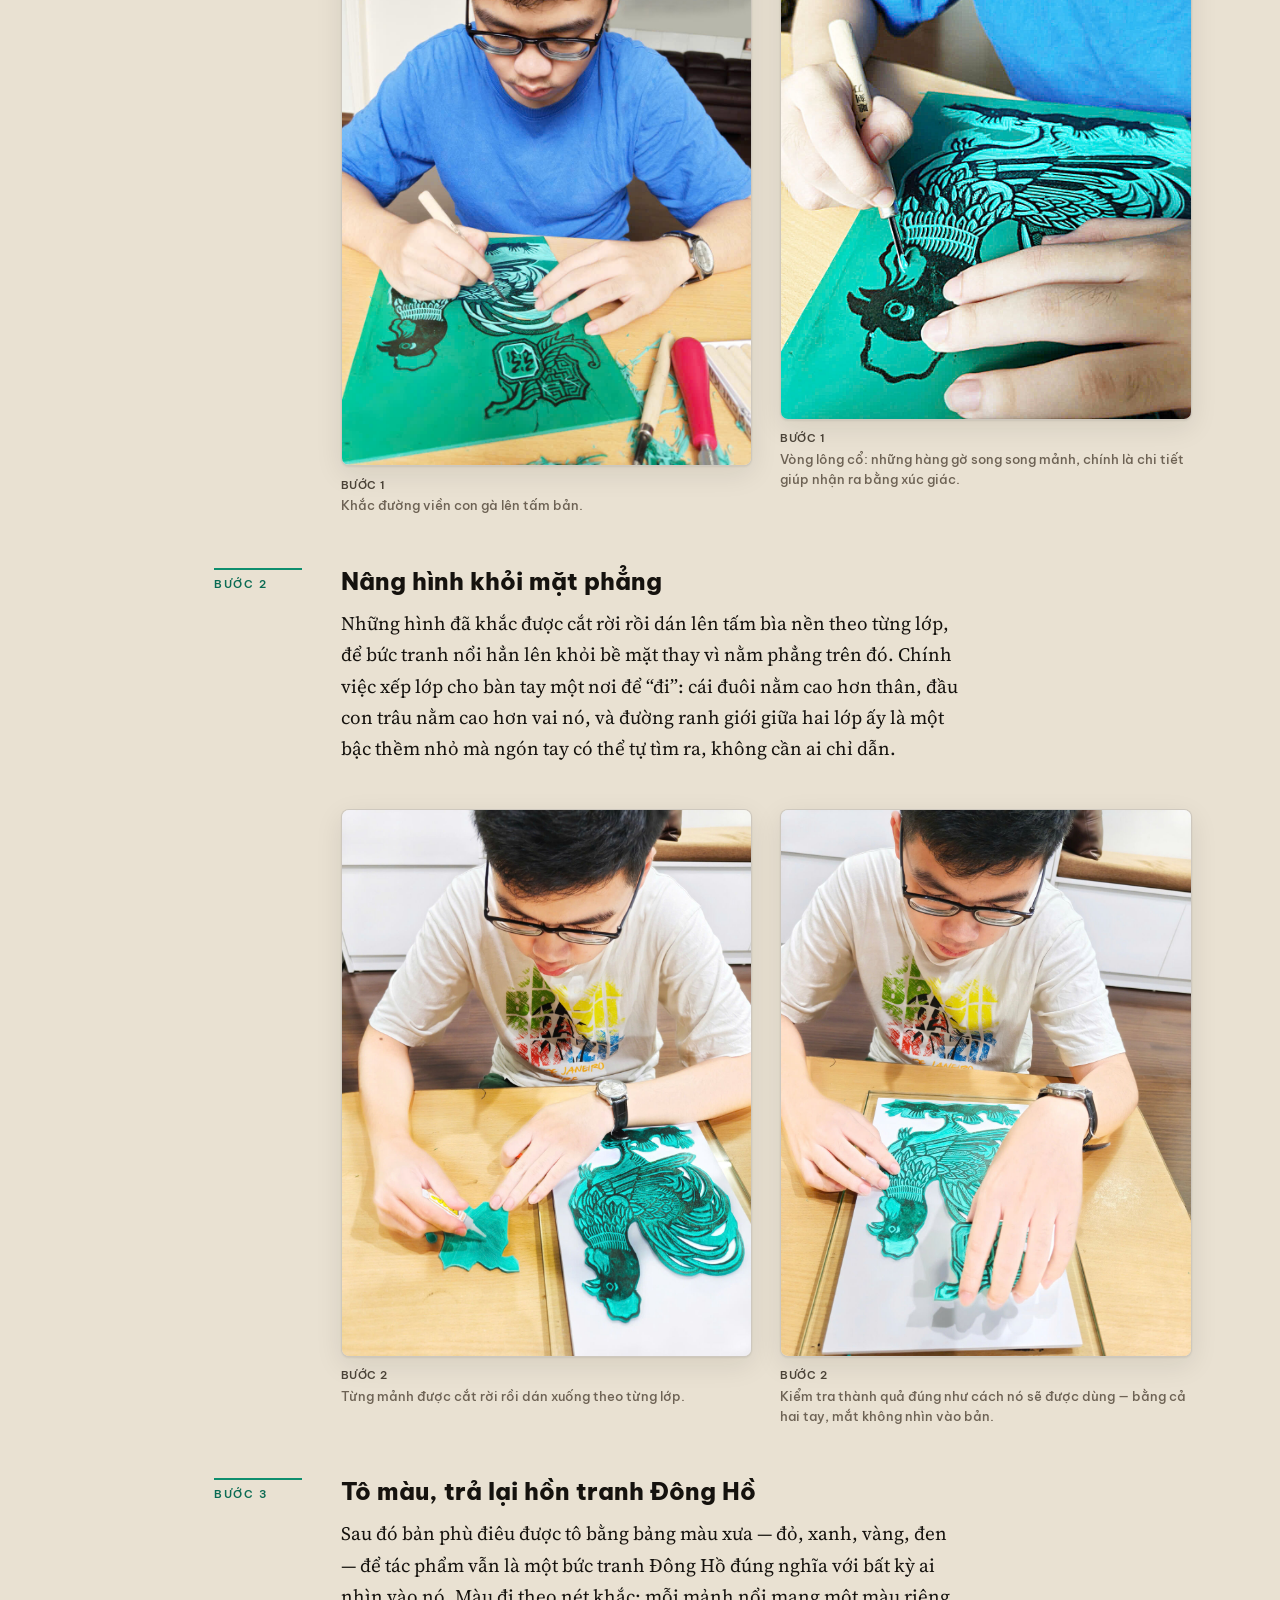
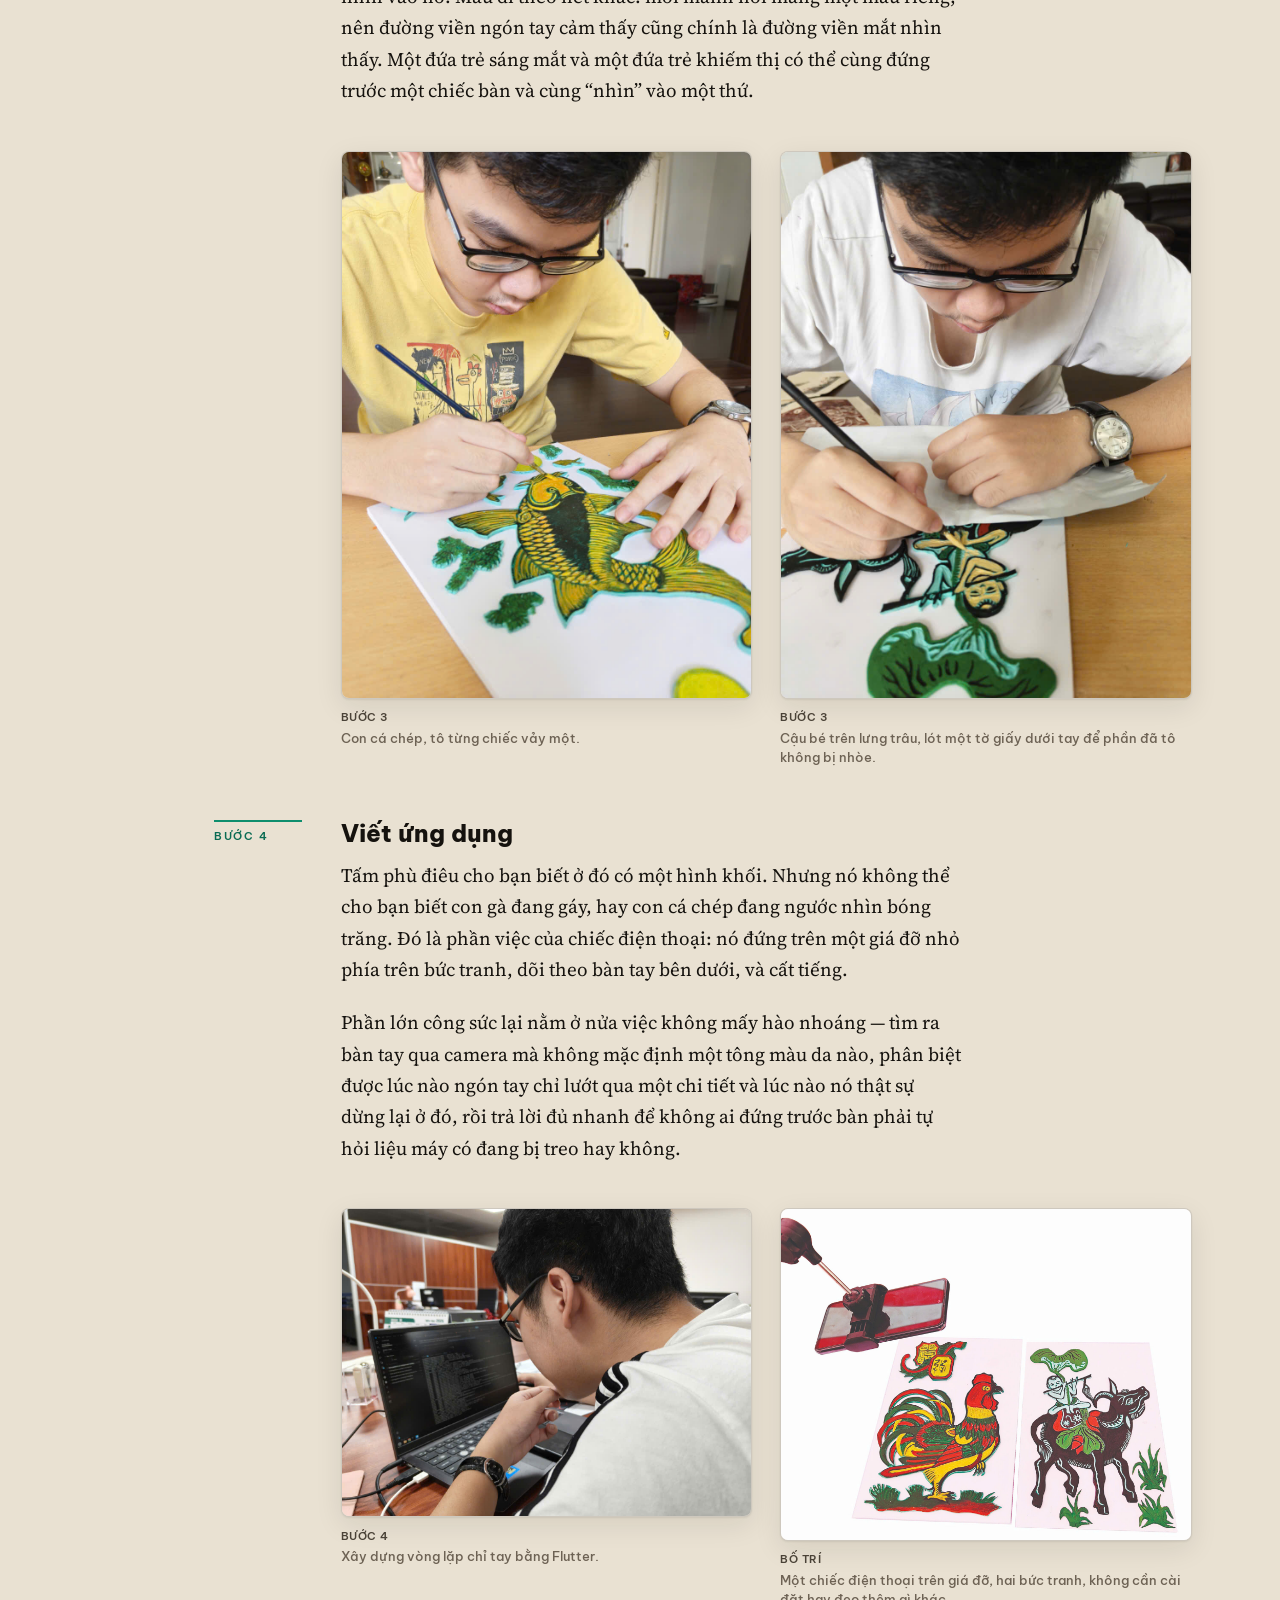
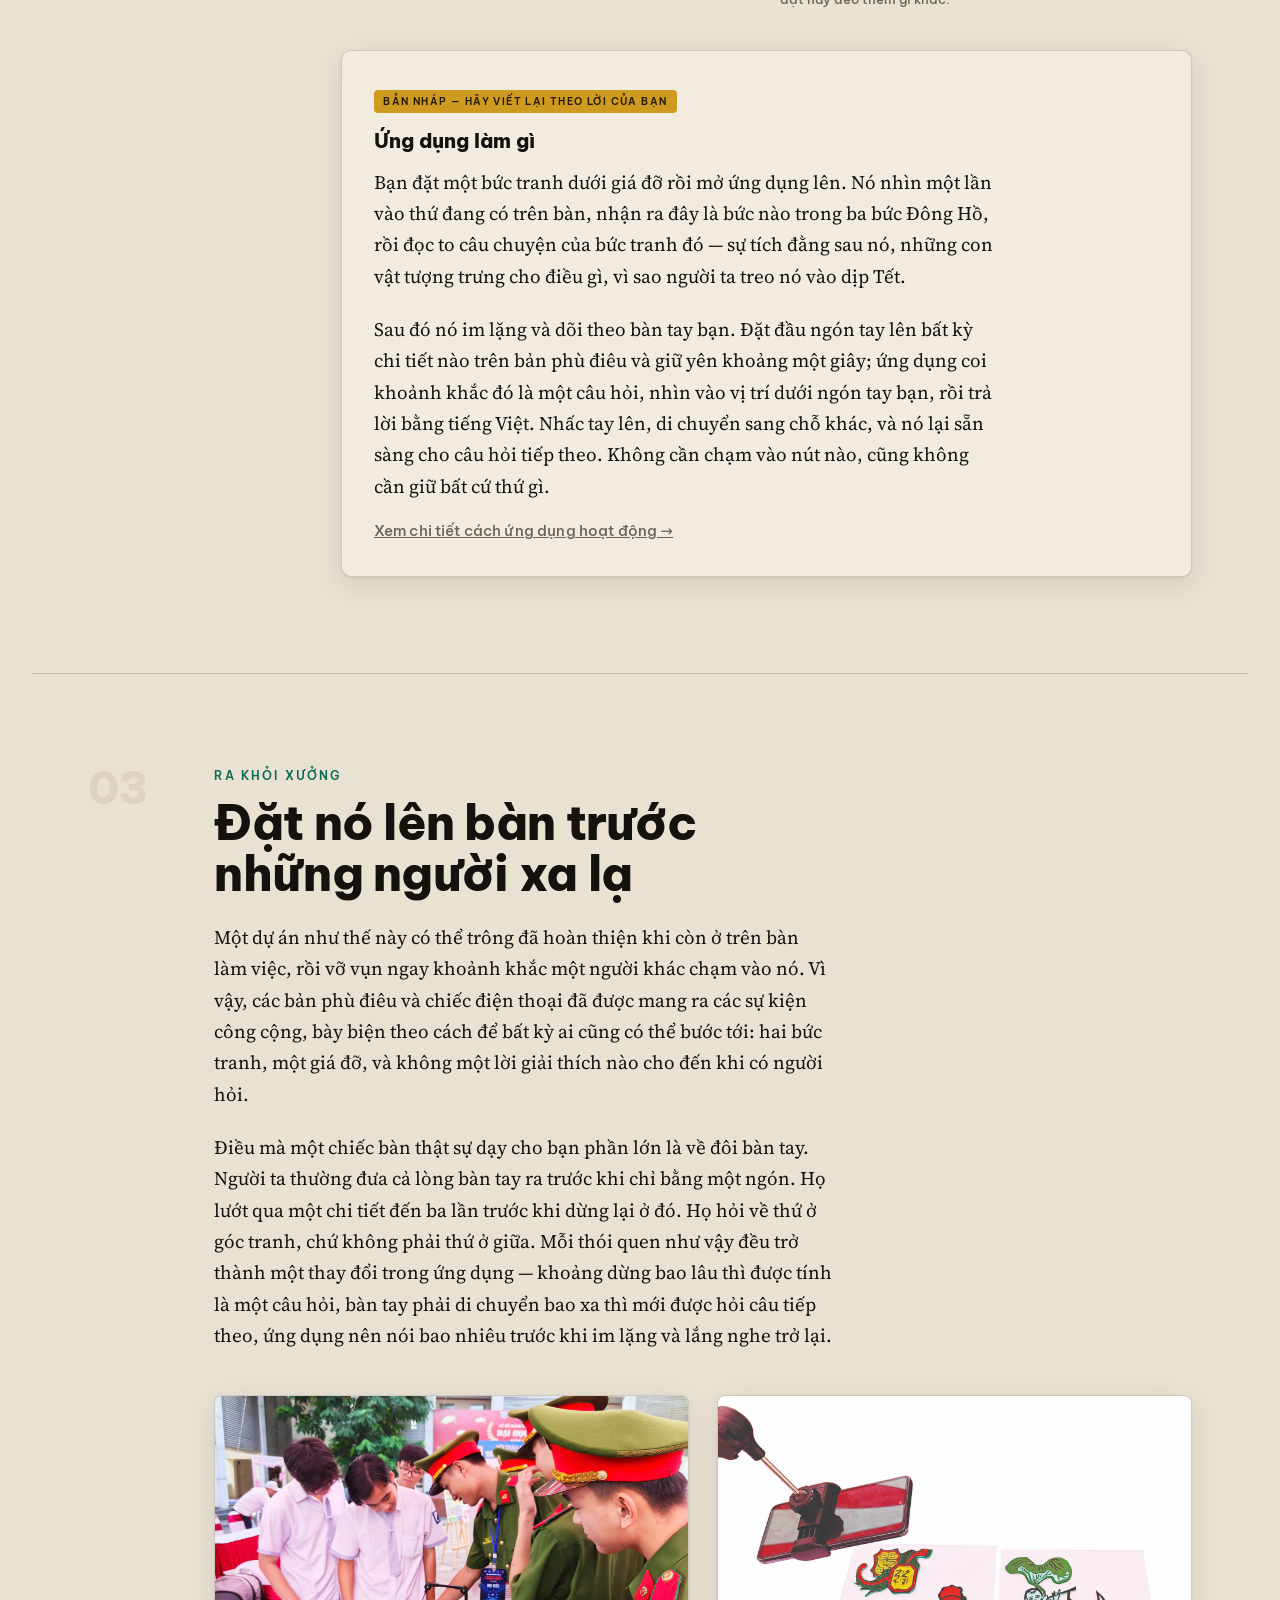
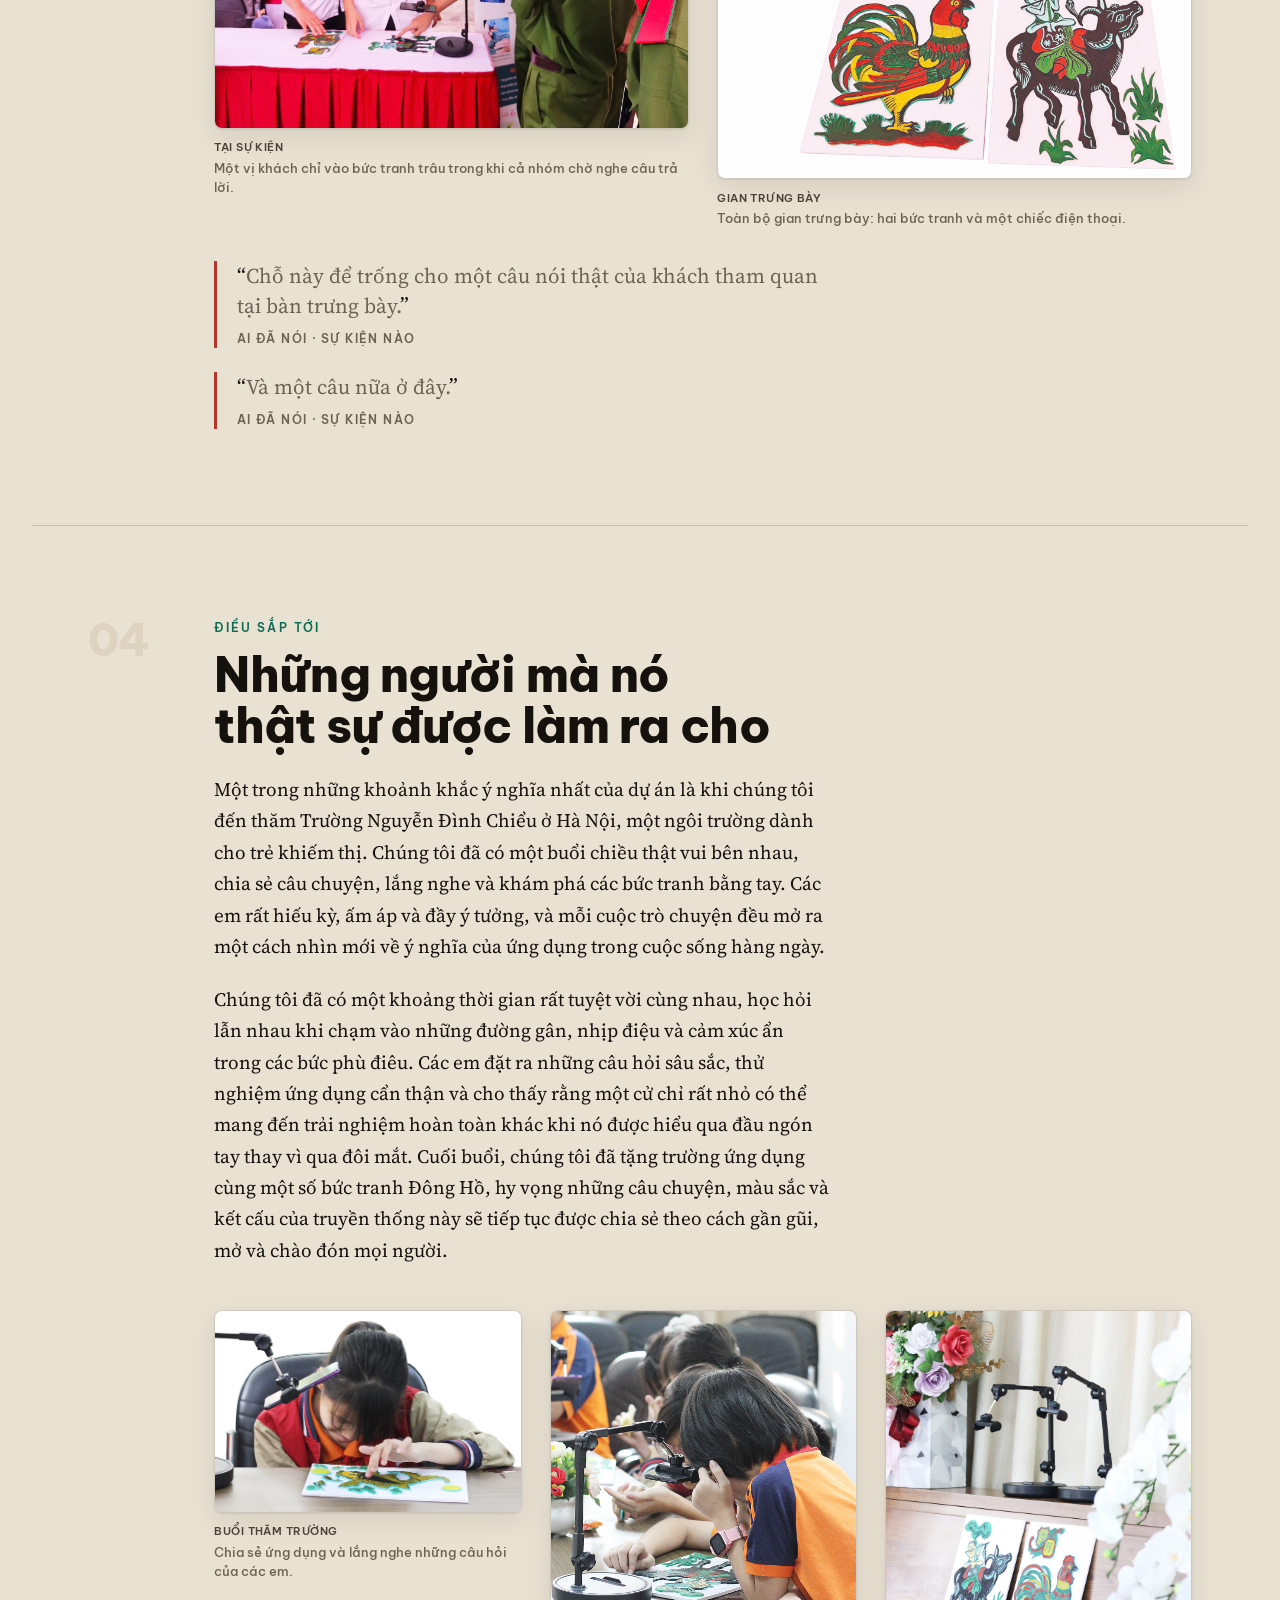
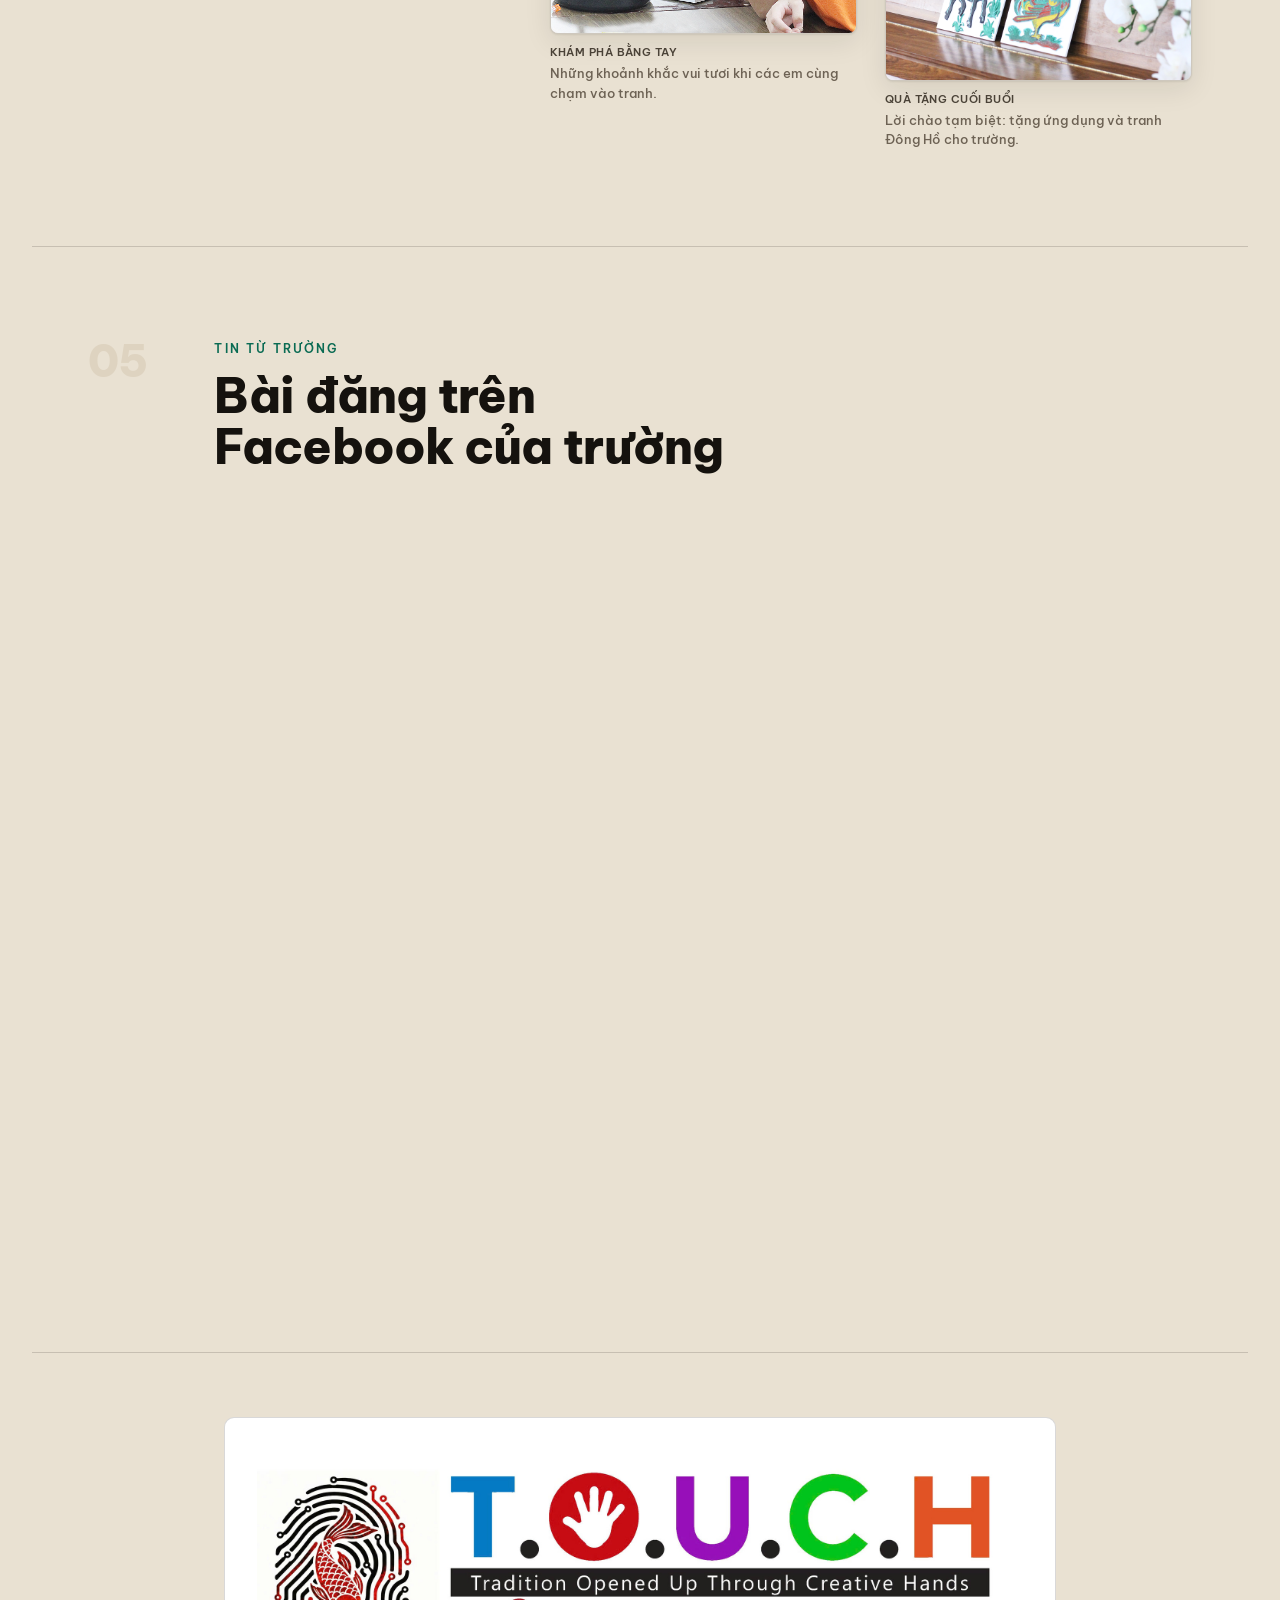
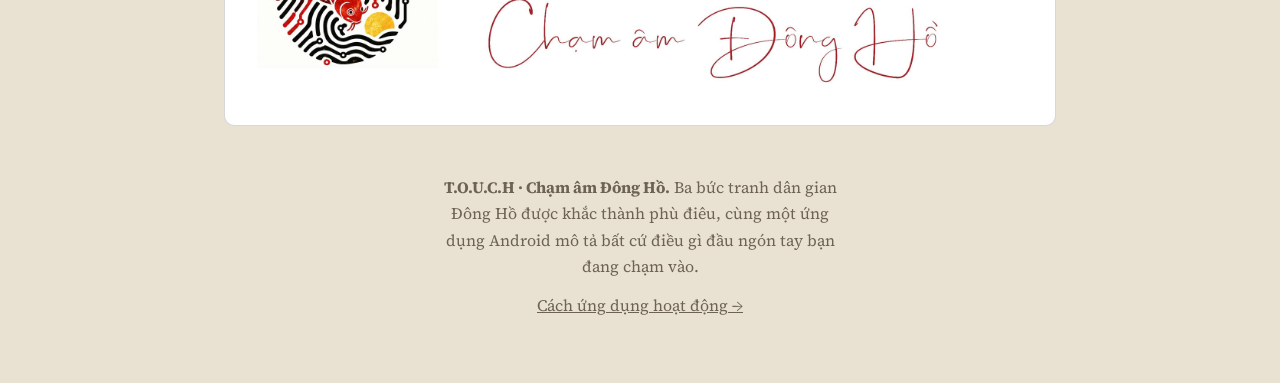
<file: index-vi.html>
<!DOCTYPE html>
<html lang="vi">
<head>
<meta charset="utf-8">
<meta name="viewport" content="width=device-width, initial-scale=1, viewport-fit=cover">
<title>Chạm âm Đông Hồ</title>
<meta name="description" content="Hành trình khắc lại ba bức tranh dân gian Đông Hồ thành phù điêu, cùng một ứng dụng đọc to điều mà đầu ngón tay bạn đang chạm vào.">
<link rel="icon" href="images/logo-mark.jpg">
<link rel="alternate" hreflang="en" href="index.html">
<link rel="alternate" hreflang="vi" href="index-vi.html">
<link rel="preconnect" href="https://fonts.googleapis.com">
<link rel="preconnect" href="https://fonts.gstatic.com" crossorigin>
<link rel="stylesheet" href="https://fonts.googleapis.com/css2?family=Be+Vietnam+Pro:wght@400;500;600;800&family=Source+Serif+4:opsz,wght@8..60,400;8..60,600&display=swap">
<link rel="stylesheet" href="style.css">
</head>
<body>

<header class="topbar">
  <a class="brand" href="index-vi.html">
    <img src="images/logo-mark.jpg" alt="Logo T.O.U.C.H: hình con cá chép vẽ trong một dấu vân tay">
    <span>
      <span class="brand-name">T.O.U.C.H</span>
      <span class="brand-sub">Chạm âm Đông Hồ</span>
    </span>
  </a>
  <nav class="nav" aria-label="Chính">
    <a href="index-vi.html" aria-current="page">Trang chủ</a>
    <a href="how-the-app-works-vi.html">Cách ứng dụng hoạt động</a>
  </nav>
  <a class="lang-switch" href="index.html" hreflang="en" lang="en">English</a>
</header>

<main>

  <!-- ───────────────────────── mở đầu ───────────────────────── -->
  <section class="hero wrap">
    <div class="hero-grid">
      <div>
        <p class="eyebrow">Truyền thống được mở ra qua những đôi tay sáng tạo</p>
        <h1>Chạm âm<br><span class="fish">Đông Hồ</span></h1>
        <p class="hero-tag">Phù điêu chạm khắc · Điện thoại trên giá đỡ · Một giọng nói</p>
        <p class="hero-lede">
          Ba bức tranh dân gian Đông Hồ được khắc lại thành thứ có thể cảm nhận bằng đôi tay —
          cùng một ứng dụng <strong>dõi theo đầu ngón tay bạn và đọc to điều bạn đang chạm vào</strong>.
        </p>
        <div class="hero-links">
          <a class="btn btn-solid" href="#vi-sao">Đọc câu chuyện</a>
          <a class="btn" href="how-the-app-works-vi.html">Cách ứng dụng hoạt động</a>
        </div>
      </div>

      <figure class="demo">
        <div class="demo-plate" id="plate">
          <img src="images/tranh-1.jpg" alt="Bản khắc phù điêu con gà Đông Hồ, khắc trên tấm lino xanh">
          <div class="fingertip" id="ring" aria-hidden="true"></div>
        </div>
        <div class="demo-readout" aria-live="polite">
          <p class="demo-label" id="demo-label">Gà dạ xướng · bản khắc gà</p>
          <p class="demo-vi" id="demo-vi">Di ngón tay trên bản khắc để nghe từng chi tiết.</p>
          <button class="demo-speak" id="demo-speak" type="button" hidden>Nghe mô tả</button>
        </div>
      </figure>
    </div>
  </section>

  <!-- ───────────────────── 01 · vì sao ───────────────────── -->
  <section class="chapter wrap" id="vi-sao">
    <div class="chapter-head">
      <div class="chapter-num">01</div>
      <div>
        <p class="eyebrow">Vì sao chúng tôi bắt đầu</p>
        <h2>“Xin đừng chạm vào”</h2>

        <div class="prose">
          <p>
            Tranh Đông Hồ ra đời từ một làng nhỏ ở Bắc Ninh. Nét vẽ được in từ những bản khắc gỗ
            lên <em>giấy điệp</em> — loại giấy quét vỏ điệp giã mịn nên óng ánh — còn màu sắc đều
            được nghiền ra từ những thứ nhặt được ngay trong tự nhiên: đỏ từ sỏi son, vàng từ hoa
            hòe, xanh từ lá chàm, đen từ than lá tre. Ngày trước, người ta mua tranh về dịp Tết,
            dán lên tường, và sống cùng bức tranh ấy suốt một năm.
          </p>
          <p>
            Nhưng với một người khiếm thị, cả căn phòng treo đầy tranh ấy lại là một căn phòng đầy
            những cánh cửa đóng kín. Tấm biển trên tường ghi <em>“không chạm vào hiện vật”</em>, và
            đứng trước một bức tranh, câu nói ấy lặng lẽ mang một nghĩa khác: thứ này không được
            làm ra cho bạn.
          </p>
          <p>
            Lời mô tả cũng không lấp được khoảng trống đó. Nghe ai đó nói “đây là một con gà, màu
            đỏ và xanh, đứng trên cỏ” chỉ là một bản tóm tắt bức tranh, chứ không phải một lần được
            gặp gỡ nó. Bạn sẽ không biết rằng cái đuôi được xếp từ nhiều lớp lông dài chồng lên
            nhau, hay vòng lông quanh cổ được khắc thành những đường song song mảnh, cho đến khi
            chính ngón tay mình lướt qua chúng.
          </p>
          <p>
            Đó là một sự thiệt thòi đáng để làm điều gì đó. Không phải là chuyển bức tranh thành
            lời, mà là cách đặt chính bức tranh ấy vào đôi tay một ai đó — rồi để nó lên tiếng trả
            lời khi họ hỏi mình vừa chạm vào điều gì.
          </p>
        </div>

        <div class="plates plates-3">
          <figure>
            <img src="images/tranh-2.jpg" alt="Phù điêu con gà, sơn màu đỏ, xanh và vàng, nổi lên trên tấm bìa nền trắng">
            <figcaption><b>Gà dạ xướng</b>Con gà đã hoàn thiện. Mọi đường nét nhìn thấy ở đây đều có thể cảm nhận được bằng tay.</figcaption>
          </figure>
          <figure>
            <img src="images/tranh-3.jpg" alt="Phù điêu cậu bé thổi sáo trên lưng trâu, cầm một chiếc lá sen che phía trên đầu">
            <figcaption><b>Chăn trâu thổi sáo</b>Cậu bé ngồi thổi sáo trên lưng trâu, dưới bóng chiếc lá sen.</figcaption>
          </figure>
          <figure>
            <img src="images/tranh-4.jpg" alt="Phù điêu con cá chép lớn uốn mình trong nước hướng về vầng trăng tròn, xung quanh là cá nhỏ và rong rêu">
            <figcaption><b>Lý ngư vọng nguyệt</b>Cá chép trông trăng. Một vầng trăng trên trời, một bóng trăng dưới nước.</figcaption>
          </figure>
        </div>
      </div>
    </div>
  </section>

  <!-- ───────────────────── 02 · quá trình ───────────────────── -->
  <section class="chapter wrap" id="qua-trinh">
    <div class="chapter-head">
      <div class="chapter-num">02</div>
      <div>
        <p class="eyebrow">Quá trình thực hiện</p>
        <h2>Khắc nó, nâng nó lên, rồi dạy nó lên tiếng</h2>

        <div class="prose">
          <p>
            Không có đường tắt nào cho việc này. Một tấm phù điêu để đôi tay có thể “đọc” được phải
            được khắc thủ công, từng nét một, và chiếc ứng dụng chỉ thực sự đáng để xây dựng khi đã
            có một thứ thật sự nằm trên bàn để nó nhìn vào.
          </p>
        </div>

        <div class="steps">

          <div class="step">
            <div class="step-tag">Bước 1</div>
            <div>
              <h3>Khắc bản</h3>
              <div class="prose">
                <p>
                  Hình mẫu Đông Hồ được đồ lên một tấm lino rồi khắc bằng dao khắc, giống hệt cách
                  làng khắc bản gỗ in tranh xưa nay — chỉ khác là ở đây, bản khắc không phải là
                  công cụ để in. Bản khắc <em>chính là</em> tác phẩm. Mọi thứ mà sau này một đầu
                  ngón tay sẽ “đọc” được đều phải được quyết định ngay từ bước này: rãnh khắc sâu
                  bao nhiêu, gờ nổi rộng bao nhiêu, khoảng cách giữa hai chiếc lông phải chừa bao
                  nhiêu để chúng vẫn là hai chiếc lông riêng biệt chứ không dính thành một khối.
                </p>
              </div>
              <div class="plates plates-2">
                <figure>
                  <img src="images/step1-1.jpg" alt="Khắc đường viền con gà lên tấm lino xanh bằng dao khắc">
                  <figcaption><b>Bước 1</b>Khắc đường viền con gà lên tấm bản.</figcaption>
                </figure>
                <figure>
                  <img src="images/step1-2.jpg" alt="Cận cảnh dao khắc đang khắc những đường song song mảnh ở vòng lông cổ con gà">
                  <figcaption><b>Bước 1</b>Vòng lông cổ: những hàng gờ song song mảnh, chính là chi tiết giúp nhận ra bằng xúc giác.</figcaption>
                </figure>
              </div>
            </div>
          </div>

          <div class="step">
            <div class="step-tag">Bước 2</div>
            <div>
              <h3>Nâng hình khỏi mặt phẳng</h3>
              <div class="prose">
                <p>
                  Những hình đã khắc được cắt rời rồi dán lên tấm bìa nền theo từng lớp, để bức
                  tranh nổi hẳn lên khỏi bề mặt thay vì nằm phẳng trên đó. Chính việc xếp lớp cho
                  bàn tay một nơi để “đi”: cái đuôi nằm cao hơn thân, đầu con trâu nằm cao hơn vai
                  nó, và đường ranh giới giữa hai lớp ấy là một bậc thềm nhỏ mà ngón tay có thể tự
                  tìm ra, không cần ai chỉ dẫn.
                </p>
              </div>
              <div class="plates plates-2">
                <figure>
                  <img src="images/step2-1.jpg" alt="Dán một mảnh đã khắc rời lên tấm bìa nền, bên cạnh bản phù điêu đã lắp ráp">
                  <figcaption><b>Bước 2</b>Từng mảnh được cắt rời rồi dán xuống theo từng lớp.</figcaption>
                </figure>
                <figure>
                  <img src="images/step2-2.jpg" alt="Hai bàn tay đặt lên bản phù điêu con gà đã hoàn thiện">
                  <figcaption><b>Bước 2</b>Kiểm tra thành quả đúng như cách nó sẽ được dùng — bằng cả hai tay, mắt không nhìn vào bản.</figcaption>
                </figure>
              </div>
            </div>
          </div>

          <div class="step">
            <div class="step-tag">Bước 3</div>
            <div>
              <h3>Tô màu, trả lại hồn tranh Đông Hồ</h3>
              <div class="prose">
                <p>
                  Sau đó bản phù điêu được tô bằng bảng màu xưa — đỏ, xanh, vàng, đen — để tác phẩm
                  vẫn là một bức tranh Đông Hồ đúng nghĩa với bất kỳ ai nhìn vào nó. Màu đi theo nét
                  khắc: mỗi mảnh nổi mang một màu riêng, nên đường viền ngón tay cảm thấy cũng chính
                  là đường viền mắt nhìn thấy. Một đứa trẻ sáng mắt và một đứa trẻ khiếm thị có thể
                  cùng đứng trước một chiếc bàn và cùng “nhìn” vào một thứ.
                </p>
              </div>
              <div class="plates plates-2">
                <figure>
                  <img src="images/step3-1.jpg" alt="Tô màu vàng cho đầu cá chép bằng cọ nhỏ, bản phù điêu đã được dán lên tấm nền">
                  <figcaption><b>Bước 3</b>Con cá chép, tô từng chiếc vảy một.</figcaption>
                </figure>
                <figure>
                  <img src="images/step3-2.jpg" alt="Tô màu cho hình cậu bé thổi sáo trên lưng trâu, có tờ giấy lót dưới tay để bảo vệ phần sơn đã xong">
                  <figcaption><b>Bước 3</b>Cậu bé trên lưng trâu, lót một tờ giấy dưới tay để phần đã tô không bị nhòe.</figcaption>
                </figure>
              </div>
            </div>
          </div>

          <div class="step">
            <div class="step-tag">Bước 4</div>
            <div>
              <h3>Viết ứng dụng</h3>
              <div class="prose">
                <p>
                  Tấm phù điêu cho bạn biết ở đó có một hình khối. Nhưng nó không thể cho bạn biết
                  con gà đang gáy, hay con cá chép đang ngước nhìn bóng trăng. Đó là phần việc của
                  chiếc điện thoại: nó đứng trên một giá đỡ nhỏ phía trên bức tranh, dõi theo bàn
                  tay bên dưới, và cất tiếng.
                </p>
                <p>
                  Phần lớn công sức lại nằm ở nửa việc không mấy hào nhoáng — tìm ra bàn tay qua
                  camera mà không mặc định một tông màu da nào, phân biệt được lúc nào ngón tay chỉ
                  lướt qua một chi tiết và lúc nào nó thật sự dừng lại ở đó, rồi trả lời đủ nhanh để
                  không ai đứng trước bàn phải tự hỏi liệu máy có đang bị treo hay không.
                </p>
              </div>

              <div class="plates plates-2">
                <figure>
                  <img src="images/coding.jpg" alt="Làm việc trên mã nguồn ứng dụng bằng máy tính xách tay">
                  <figcaption><b>Bước 4</b>Xây dựng vòng lặp chỉ tay bằng Flutter.</figcaption>
                </figure>
                <figure>
                  <img src="images/endproduct-1.jpg" alt="Hai bản phù điêu hoàn thiện trên bàn, cùng một chiếc điện thoại gắn trên giá đỡ phía trên">
                  <figcaption><b>Bố trí</b>Một chiếc điện thoại trên giá đỡ, hai bức tranh, không cần cài đặt hay đeo thêm gì khác.</figcaption>
                </figure>
              </div>

              <!-- Bản nháp: hãy thay hai đoạn dưới đây bằng lời mô tả của chính bạn. -->
              <div class="card">
                <span class="card-flag">Bản nháp — hãy viết lại theo lời của bạn</span>
                <h3>Ứng dụng làm gì</h3>
                <div class="prose">
                  <p>
                    Bạn đặt một bức tranh dưới giá đỡ rồi mở ứng dụng lên. Nó nhìn một lần vào thứ
                    đang có trên bàn, nhận ra đây là bức nào trong ba bức Đông Hồ, rồi đọc to câu
                    chuyện của bức tranh đó — sự tích đằng sau nó, những con vật tượng trưng cho
                    điều gì, vì sao người ta treo nó vào dịp Tết.
                  </p>
                  <p>
                    Sau đó nó im lặng và dõi theo bàn tay bạn. Đặt đầu ngón tay lên bất kỳ chi tiết
                    nào trên bản phù điêu và giữ yên khoảng một giây; ứng dụng coi khoảnh khắc đó là
                    một câu hỏi, nhìn vào vị trí dưới ngón tay bạn, rồi trả lời bằng tiếng Việt.
                    Nhấc tay lên, di chuyển sang chỗ khác, và nó lại sẵn sàng cho câu hỏi tiếp theo.
                    Không cần chạm vào nút nào, cũng không cần giữ bất cứ thứ gì.
                  </p>
                  <p class="vi">
                    <a href="how-the-app-works-vi.html">Xem chi tiết cách ứng dụng hoạt động →</a>
                  </p>
                </div>
              </div>

            </div>
          </div>

        </div>
      </div>
    </div>
  </section>

  <!-- ───────────────────── 03 · thử nghiệm ───────────────────── -->
  <section class="chapter wrap" id="su-kien">
    <div class="chapter-head">
      <div class="chapter-num">03</div>
      <div>
        <p class="eyebrow">Ra khỏi xưởng</p>
        <h2>Đặt nó lên bàn trước những người xa lạ</h2>

        <div class="prose">
          <p>
            Một dự án như thế này có thể trông đã hoàn thiện khi còn ở trên bàn làm việc, rồi vỡ
            vụn ngay khoảnh khắc một người khác chạm vào nó. Vì vậy, các bản phù điêu và chiếc điện
            thoại đã được mang ra các sự kiện công cộng, bày biện theo cách để bất kỳ ai cũng có
            thể bước tới: hai bức tranh, một giá đỡ, và không một lời giải thích nào cho đến khi có
            người hỏi.
          </p>
          <p>
            Điều mà một chiếc bàn thật sự dạy cho bạn phần lớn là về đôi bàn tay. Người ta thường
            đưa cả lòng bàn tay ra trước khi chỉ bằng một ngón. Họ lướt qua một chi tiết đến ba lần
            trước khi dừng lại ở đó. Họ hỏi về thứ ở góc tranh, chứ không phải thứ ở giữa. Mỗi thói
            quen như vậy đều trở thành một thay đổi trong ứng dụng — khoảng dừng bao lâu thì được
            tính là một câu hỏi, bàn tay phải di chuyển bao xa thì mới được hỏi câu tiếp theo, ứng
            dụng nên nói bao nhiêu trước khi im lặng và lắng nghe trở lại.
          </p>
        </div>

        <div class="plates plates-2">
          <figure>
            <img src="images/endproduct-2.jpg" alt="Khách tham quan tại bàn trưng bày cúi xuống xem các bản phù điêu, một người đang chỉ vào bức tranh trâu dưới giá đỡ điện thoại">
            <figcaption><b>Tại sự kiện</b>Một vị khách chỉ vào bức tranh trâu trong khi cả nhóm chờ nghe câu trả lời.</figcaption>
          </figure>
          <figure>
            <img src="images/endproduct-1.jpg" alt="Hai bản phù điêu hoàn thiện chụp từ trên xuống, có giá đỡ điện thoại trong khung hình">
            <figcaption><b>Gian trưng bày</b>Toàn bộ gian trưng bày: hai bức tranh và một chiếc điện thoại.</figcaption>
          </figure>
        </div>

        <!-- Thêm những phản hồi thật ở đây. Hai chỗ trống cho những câu nói bạn nghe được tại sự kiện. -->
        <div class="prose" style="margin-top: 2rem;">
          <blockquote class="pull">
            “<span style="color: var(--muted)">Chỗ này để trống cho một câu nói thật của khách
            tham quan tại bàn trưng bày.</span>”
            <cite>Ai đã nói · sự kiện nào</cite>
          </blockquote>
          <blockquote class="pull">
            “<span style="color: var(--muted)">Và một câu nữa ở đây.</span>”
            <cite>Ai đã nói · sự kiện nào</cite>
          </blockquote>
        </div>
      </div>
    </div>
  </section>

  <!-- ───────────────────── 04 · trẻ khiếm thị ───────────────────── -->
  <section class="chapter wrap" id="tiep-theo">
    <div class="chapter-head">
      <div class="chapter-num">04</div>
      <div>
        <p class="eyebrow">Điều sắp tới</p>
        <h2>Những người mà nó thật sự được làm ra cho</h2>

        <div class="prose">
          <p>
            Một trong những khoảnh khắc ý nghĩa nhất của dự án là khi chúng tôi đến thăm Trường
            Nguyễn Đình Chiểu ở Hà Nội, một ngôi trường dành cho trẻ khiếm thị. Chúng tôi đã có
            một buổi chiều thật vui bên nhau, chia sẻ câu chuyện, lắng nghe và khám phá các bức
            tranh bằng tay. Các em rất hiếu kỳ, ấm áp và đầy ý tưởng, và mỗi cuộc trò chuyện đều
            mở ra một cách nhìn mới về ý nghĩa của ứng dụng trong cuộc sống hàng ngày.
          </p>
          <p>
            Chúng tôi đã có một khoảng thời gian rất tuyệt vời cùng nhau, học hỏi lẫn nhau khi
            chạm vào những đường gân, nhịp điệu và cảm xúc ẩn trong các bức phù điêu. Các em đặt
            ra những câu hỏi sâu sắc, thử nghiệm ứng dụng cẩn thận và cho thấy rằng một cử chỉ rất
            nhỏ có thể mang đến trải nghiệm hoàn toàn khác khi nó được hiểu qua đầu ngón tay thay
            vì qua đôi mắt. Cuối buổi, chúng tôi đã tặng trường ứng dụng cùng một số bức tranh
            Đông Hồ, hy vọng những câu chuyện, màu sắc và kết cấu của truyền thống này sẽ tiếp tục
            được chia sẻ theo cách gần gũi, mở và chào đón mọi người.
          </p>
        </div>

        <div class="plates plates-3">
          <figure>
            <img src="images/img1.jpg" alt="Học sinh Trường Nguyễn Đình Chiểu ở Hà Nội cùng khám phá ứng dụng trong buổi thăm trường">
            <figcaption><b>Buổi thăm trường</b>Chia sẻ ứng dụng và lắng nghe những câu hỏi của các em.</figcaption>
          </figure>
          <figure>
            <img src="images/img2.jpg" alt="Trẻ khiếm thị ở trường Nguyễn Đình Chiểu khám phá tranh Đông Hồ bằng tay">
            <figcaption><b>Khám phá bằng tay</b>Những khoảnh khắc vui tươi khi các em cùng chạm vào tranh.</figcaption>
          </figure>
          <figure>
            <img src="images/img3.jpg" alt="Tặng ứng dụng và tranh Đông Hồ cho Trường Nguyễn Đình Chiểu ở cuối buổi thăm">
            <figcaption><b>Quà tặng cuối buổi</b>Lời chào tạm biệt: tặng ứng dụng và tranh Đông Hồ cho trường.</figcaption>
          </figure>
        </div>
      </div>
    </div>
  </section>

  <section class="chapter wrap" aria-label="Bài đăng của trường">
    <div class="chapter-head">
      <div class="chapter-num">05</div>
      <div>
        <p class="eyebrow">Tin từ trường</p>
        <h2>Bài đăng trên Facebook của trường</h2>
        <div class="prose" style="margin-top: 1rem;">
          <iframe src="https://www.facebook.com/plugins/post.php?href=https%3A%2F%2Fwww.facebook.com%2Fpermalink.php%3Fstory_fbid%3Dpfbid02TWZF1nUyAHFMNS4eew7r1pHnFdStYrG1TRBPyPH1xnWUivi2TJgtPKU2SQKJK6sUl%26id%3D100083304616411&show_text=true&width=500" width="500" height="704" style="border:none;overflow:hidden" scrolling="no" frameborder="0" allowfullscreen="true" allow="autoplay; clipboard-write; encrypted-media; picture-in-picture; web-share"></iframe>
        </div>
      </div>
    </div>
  </section>

</main>

<footer class="foot wrap">
  <img class="foot-banner" src="images/banner.jpg" alt="T.O.U.C.H — Tradition Opened Up Through Creative Hands — Chạm âm Đông Hồ">
  <div class="foot-grid">
    <div>
      <p>
        <strong>T.O.U.C.H · Chạm âm Đông Hồ.</strong> Ba bức tranh dân gian Đông Hồ được khắc
        thành phù điêu, cùng một ứng dụng Android mô tả bất cứ điều gì đầu ngón tay bạn đang
        chạm vào.
      </p>
      <p>
        <a href="how-the-app-works-vi.html">Cách ứng dụng hoạt động →</a>
      </p>
    </div>
  </div>
</footer>

<script>
// Bản demo ở phần mở đầu: tìm điểm có nhãn gần con trỏ nhất, trong một bán kính nhất định.
// Cố tình giữ đơn giản — đây là một lát cắt của ứng dụng, không phải bản sao của nó.
const REGIONS = [
  { x: .31, y: .15, label: "Khung chữ",
    vi: "Khung chữ Hán cùng dải lá uốn ở góc trên, lời chúc đầu năm được khắc nổi hẳn lên." },
  { x: .76, y: .33, label: "Đầu và mào",
    vi: "Mào gà dựng cao thành từng múi, mắt là một vòng tròn, mỏ hé mở như đang gáy." },
  { x: .70, y: .49, label: "Lông cổ",
    vi: "Vòng lông cổ khắc thành những đường song song, sờ vào đều như răng lược." },
  { x: .27, y: .57, label: "Đuôi",
    vi: "Đuôi là nhiều lớp lông dài cong vút, lớp sau cao hơn lớp trước." },
  { x: .53, y: .66, label: "Thân và cánh",
    vi: "Thân phủ lông hình giọt nước; giữa cánh có một mảng hoa văn xoáy tròn." },
  { x: .53, y: .86, label: "Chân",
    vi: "Một chân cắm chắc xuống cỏ, cựa và móng bám chặt; chân còn lại co lên, không chạm đất, như đang sải bước." },
  { x: .30, y: .93, label: "Cỏ",
    vi: "Dải cỏ chạy dọc chân tranh, khắc thành từng túm nhọn." }
];

const REST = {
  label: "Gà dạ xướng · bản khắc gà",
  vi: "Di ngón tay trên bản khắc để nghe từng chi tiết."
};

const plate = document.getElementById('plate');
const ring = document.getElementById('ring');
const elLabel = document.getElementById('demo-label');
const elVi = document.getElementById('demo-vi');
const speakBtn = document.getElementById('demo-speak');

let current = null;

function show(region) {
  if (region === current) return;
  current = region;
  const r = region || REST;
  elLabel.textContent = r.label;
  elVi.textContent = r.vi;
  speakBtn.hidden = !region || !('speechSynthesis' in window);
}

function track(event) {
  const box = plate.getBoundingClientRect();
  const x = (event.clientX - box.left) / box.width;
  const y = (event.clientY - box.top) / box.height;
  ring.style.left = (x * 100) + '%';
  ring.style.top = (y * 100) + '%';
  plate.classList.add('is-active');

  let best = null, bestDistance = Infinity;
  for (const region of REGIONS) {
    const dx = region.x - x, dy = region.y - y;
    const distance = Math.sqrt(dx * dx + dy * dy);
    if (distance < bestDistance) { bestDistance = distance; best = region; }
  }
  show(bestDistance < .16 ? best : null);
}

plate.addEventListener('pointermove', track);
plate.addEventListener('pointerdown', track);
plate.addEventListener('pointerleave', () => {
  plate.classList.remove('is-active');
  show(null);
});

speakBtn.addEventListener('click', () => {
  if (!current || !('speechSynthesis' in window)) return;
  try {
    speechSynthesis.cancel();
    const utterance = new SpeechSynthesisUtterance(current.vi);
    utterance.lang = 'vi-VN';
    speechSynthesis.speak(utterance);
  } catch (error) { /* không có giọng đọc khả dụng; phần chữ vẫn hiển thị trên màn hình */ }
});
</script>

</body>
</html>
</file>
<file: style.css>
/* T.O.U.C.H — Chạm âm Đông Hồ
   Palette taken from the materials of Đông Hồ printmaking: điệp (crushed
   seashell) paper, than lá tre (burnt bamboo-leaf black), sỏi son (red
   stone), hoa hòe (sophora yellow) — plus the lino green of the carving
   plates in the project's own photographs, which carries the accent. */

:root {
  color-scheme: light;

  --paper:      #e9e1d2;  /* giấy điệp */
  --paper-rais: #f2ece0;  /* raised surface, cards */
  --paper-deep: #ded3c0;  /* recessed, rules */
  --ink:        #15120e;  /* than lá tre */
  --ink-soft:   #4a4237;
  --muted:      #6d6254;
  --khac:       #0e8e6e;  /* carving-plate green — the accent */
  --khac-deep:  #0a6b53;
  --son:        #b3382b;  /* sỏi son */
  --hoe:        #ce9a1f;  /* hoa hòe */
  --rule:       rgba(21, 18, 14, .16);
  --shadow:     0 1px 2px rgba(21, 18, 14, .07), 0 8px 28px rgba(21, 18, 14, .09);

  --display: "Be Vietnam Pro", "Segoe UI", system-ui, sans-serif;
  --body: "Source Serif 4", Georgia, "Times New Roman", serif;

  --measure: 62ch;
  --gutter: clamp(1rem, 5vw, 3.5rem);
}

@media (prefers-color-scheme: dark) {
  :root:not([data-theme="light"]) {
    color-scheme: dark;
    --paper:      #16140f;
    --paper-rais: #211e17;
    --paper-deep: #3b3426;
    --ink:        #ece4d3;
    --ink-soft:   #c4bba8;
    --muted:      #9a9080;
    --khac:       #3fc59e;
    --khac-deep:  #6fdcbb;
    --son:        #e2705f;
    --hoe:        #e8bb4e;
    --rule:       rgba(236, 228, 211, .18);
    --shadow:     0 1px 2px rgba(0, 0, 0, .5), 0 10px 30px rgba(0, 0, 0, .45);
  }
}

:root[data-theme="dark"] {
  color-scheme: dark;
  --paper:      #16140f;
  --paper-rais: #211e17;
  --paper-deep: #3b3426;
  --ink:        #ece4d3;
  --ink-soft:   #c4bba8;
  --muted:      #9a9080;
  --khac:       #3fc59e;
  --khac-deep:  #6fdcbb;
  --son:        #e2705f;
  --hoe:        #e8bb4e;
  --rule:       rgba(236, 228, 211, .18);
  --shadow:     0 1px 2px rgba(0, 0, 0, .5), 0 10px 30px rgba(0, 0, 0, .45);
}

* { box-sizing: border-box; }

html { -webkit-text-size-adjust: 100%; scroll-behavior: smooth; }
@media (prefers-reduced-motion: reduce) {
  html { scroll-behavior: auto; }
  *, *::before, *::after { animation-duration: .01ms !important; transition-duration: .01ms !important; }
}

body {
  margin: 0;
  background: var(--paper);
  color: var(--ink);
  font: 400 1.1875rem/1.65 var(--body);
  /* faint speckle, the way điệp paper catches light */
  background-image:
    radial-gradient(circle at 18% 22%, rgba(206, 154, 31, .05), transparent 45%),
    radial-gradient(circle at 82% 68%, rgba(14, 142, 110, .05), transparent 48%);
  background-attachment: fixed;
}

img { max-width: 100%; display: block; }

a { color: inherit; }

:is(a, button, [tabindex]):focus-visible {
  outline: 2px solid var(--khac);
  outline-offset: 3px;
  border-radius: 2px;
}

/* ───────────────────────── top bar ───────────────────────── */

.topbar {
  position: sticky;
  top: env(safe-area-inset-top, 0px);
  z-index: 50;
  display: flex;
  align-items: center;
  gap: 1rem;
  flex-wrap: wrap;
  padding: .6rem var(--gutter);
  background: color-mix(in srgb, var(--paper) 88%, transparent);
  backdrop-filter: blur(10px);
  border-bottom: 1px solid var(--rule);
}

.brand {
  display: flex;
  align-items: center;
  gap: .7rem;
  text-decoration: none;
  margin-right: auto;
}

/* The mark is printed artwork on a pale ground, so it keeps its own white
   chip in both themes rather than disappearing into a dark page. */
.brand img {
  width: 38px;
  height: 46px;
  object-fit: contain;
  background: #fbf8f1;
  border: 1px solid var(--rule);
  border-radius: 7px;
  padding: 3px 4px;
}

.brand-name {
  font: 800 1.0625rem/1 var(--display);
  letter-spacing: .14em;
  color: var(--ink);
}

.brand-sub {
  display: block;
  margin-top: .25rem;
  font: 500 .6875rem/1 var(--display);
  letter-spacing: .06em;
  color: var(--muted);
}

.nav {
  display: flex;
  gap: .4rem;
  flex-wrap: wrap;
}

.nav a {
  font: 600 .8125rem/1 var(--display);
  letter-spacing: .07em;
  text-transform: uppercase;
  text-decoration: none;
  color: var(--ink-soft);
  padding: .55rem .85rem;
  border: 1px solid transparent;
  border-radius: 999px;
  transition: background-color .18s, color .18s, border-color .18s;
}

.nav a:hover { background: var(--paper-rais); border-color: var(--rule); color: var(--ink); }

.nav a[aria-current="page"] {
  background: var(--khac);
  border-color: var(--khac);
  color: #f6fffb;
}

:root[data-theme="dark"] .nav a[aria-current="page"],
:root:not([data-theme="light"]) .nav a[aria-current="page"] { color: #10251f; }

@media (prefers-color-scheme: light) {
  :root:not([data-theme="dark"]) .nav a[aria-current="page"] { color: #f6fffb; }
}

.lang-switch {
  font: 600 .75rem/1 var(--display);
  letter-spacing: .06em;
  text-decoration: none;
  color: var(--ink-soft);
  border: 1px solid var(--rule);
  border-radius: 999px;
  padding: .55rem .9rem;
  white-space: nowrap;
  transition: border-color .18s, color .18s, background-color .18s;
}

.lang-switch:hover { border-color: var(--khac); color: var(--khac-deep); background: var(--paper-rais); }

/* ───────────────────────── shell ───────────────────────── */

.wrap {
  max-width: 76rem;
  margin: 0 auto;
  padding-inline: var(--gutter);
}

.eyebrow {
  font: 600 .75rem/1 var(--display);
  letter-spacing: .18em;
  text-transform: uppercase;
  color: var(--khac-deep);
  margin: 0 0 1rem;
}

h1, h2, h3 { font-family: var(--display); text-wrap: balance; }

/* ───────────────────────── hero ───────────────────────── */

.hero { padding-block: clamp(2.5rem, 7vw, 5rem) clamp(2rem, 5vw, 3.5rem); }

.hero-grid {
  display: grid;
  grid-template-columns: minmax(0, 1fr) minmax(0, 24rem);
  gap: clamp(2rem, 5vw, 4rem);
  align-items: center;
}

.hero h1 {
  font-weight: 800;
  font-size: clamp(2.6rem, 8vw, 5rem);
  line-height: .98;
  letter-spacing: -.02em;
  margin: 0 0 1.1rem;
}

.hero h1 .fish { color: var(--son); }

.hero-tag {
  font: 600 .875rem/1.5 var(--display);
  letter-spacing: .1em;
  text-transform: uppercase;
  color: var(--muted);
  margin: 0 0 1.6rem;
}

.hero-lede {
  max-width: 34ch;
  font-size: 1.3125rem;
  line-height: 1.55;
  color: var(--ink-soft);
  margin: 0 0 1.8rem;
}

.hero-lede strong { color: var(--ink); font-weight: 600; }

.hero-links { display: flex; gap: .7rem; flex-wrap: wrap; }

.btn {
  font: 600 .8125rem/1 var(--display);
  letter-spacing: .08em;
  text-transform: uppercase;
  text-decoration: none;
  padding: .85rem 1.3rem;
  border-radius: 999px;
  border: 1px solid var(--ink);
  color: var(--ink);
  background: transparent;
  cursor: pointer;
  transition: background-color .18s, color .18s;
}

.btn:hover { background: var(--ink); color: var(--paper); }

.btn-solid { background: var(--khac); border-color: var(--khac); color: #f6fffb; }
.btn-solid:hover { background: var(--khac-deep); border-color: var(--khac-deep); color: #f6fffb; }

/* ─────────────────── pointing demo (hero) ─────────────────── */

.demo { margin: 0; }

.demo-plate {
  position: relative;
  background: #fbf8f1;
  border: 1px solid var(--rule);
  border-radius: 10px;
  box-shadow: var(--shadow);
  overflow: hidden;
  touch-action: pan-y;
  cursor: crosshair;
}

.demo-plate img { width: 100%; }

.fingertip {
  position: absolute;
  width: 112px;
  height: 112px;
  margin: -56px 0 0 -56px;
  border-radius: 50%;
  border: 2px solid var(--khac);
  background: radial-gradient(circle, rgba(14, 142, 110, .16), rgba(14, 142, 110, 0) 70%);
  pointer-events: none;
  opacity: 0;
  transition: opacity .2s;
}

.demo-plate.is-active .fingertip { opacity: 1; }

.demo-readout {
  margin-top: .75rem;
  border: 1px solid var(--rule);
  border-left: 3px solid var(--khac);
  border-radius: 8px;
  background: var(--paper-rais);
  padding: .9rem 1.05rem;
  min-height: 9.5rem;
}

.demo-label {
  font: 600 .6875rem/1 var(--display);
  letter-spacing: .16em;
  text-transform: uppercase;
  color: var(--khac-deep);
  margin: 0 0 .5rem;
}

.demo-vi { font-size: 1rem; line-height: 1.5; margin: 0 0 .4rem; }
.demo-en { font-size: .9375rem; line-height: 1.5; color: var(--muted); margin: 0; }

.demo-speak {
  margin-top: .75rem;
  font: 600 .6875rem/1 var(--display);
  letter-spacing: .1em;
  text-transform: uppercase;
  background: transparent;
  color: var(--ink-soft);
  border: 1px solid var(--rule);
  border-radius: 999px;
  padding: .5rem .9rem;
  cursor: pointer;
}

.demo-speak:hover { border-color: var(--khac); color: var(--khac-deep); }

/* ───────────────────────── chapters ───────────────────────── */

.chapter {
  padding-block: clamp(3rem, 8vw, 6rem);
  border-top: 1px solid var(--rule);
}

.chapter-head {
  display: grid;
  grid-template-columns: 5.5rem minmax(0, 1fr);
  gap: clamp(1rem, 3vw, 2.5rem);
  align-items: start;
}

.chapter-num {
  font: 800 2.75rem/.85 var(--display);
  color: var(--paper-deep);
  letter-spacing: -.03em;
  font-variant-numeric: tabular-nums;
}

.chapter h2 {
  font-weight: 800;
  font-size: clamp(1.9rem, 4.6vw, 3rem);
  line-height: 1.06;
  letter-spacing: -.015em;
  margin: 0 0 1.4rem;
  max-width: 20ch;
}

.prose { max-width: var(--measure); }
.prose > * { margin: 0; }
.prose > * + * { margin-top: 1.15em; }
.prose strong { font-weight: 600; }

.prose .vi {
  font-family: var(--display);
  font-weight: 500;
  font-size: .9375rem;
  color: var(--muted);
  letter-spacing: .01em;
}

.pull {
  border-left: 3px solid var(--son);
  padding-left: 1.2rem;
  font-size: 1.3125rem;
  line-height: 1.45;
  color: var(--ink);
}

.pull cite {
  display: block;
  margin-top: .6rem;
  font: 600 .75rem/1.4 var(--display);
  letter-spacing: .12em;
  text-transform: uppercase;
  color: var(--muted);
  font-style: normal;
}

/* ───────────────────────── figures ───────────────────────── */

.plates {
  display: grid;
  gap: clamp(1rem, 2.5vw, 1.75rem);
  margin: clamp(1.75rem, 4vw, 2.75rem) 0 0;
}

.plates-2 { grid-template-columns: repeat(2, minmax(0, 1fr)); }
.plates-3 { grid-template-columns: repeat(3, minmax(0, 1fr)); }

figure { margin: 0; }

figure img {
  width: 100%;
  border-radius: 8px;
  border: 1px solid var(--rule);
  background: var(--paper-rais);
  box-shadow: var(--shadow);
}

figcaption {
  margin-top: .65rem;
  font: 500 .8125rem/1.5 var(--display);
  color: var(--muted);
}

figcaption b {
  font-weight: 600;
  color: var(--ink-soft);
  letter-spacing: .04em;
  text-transform: uppercase;
  font-size: .6875rem;
  display: block;
  margin-bottom: .2rem;
}

.ph { position: relative; }

.ph::after {
  content: "Ảnh tạm · placeholder";
  position: absolute;
  top: .7rem;
  left: .7rem;
  font: 600 .625rem/1 var(--display);
  letter-spacing: .12em;
  text-transform: uppercase;
  background: var(--hoe);
  color: #211a04;
  padding: .45rem .6rem;
  border-radius: 4px;
}

/* ───────────────────────── steps ───────────────────────── */

.steps {
  display: grid;
  gap: clamp(2rem, 5vw, 3.25rem);
  margin-top: clamp(2rem, 5vw, 3rem);
  counter-reset: step;
}

.step {
  display: grid;
  grid-template-columns: 5.5rem minmax(0, 1fr);
  gap: clamp(1rem, 3vw, 2.5rem);
  align-items: start;
}

.step-tag {
  font: 600 .6875rem/1.4 var(--display);
  letter-spacing: .14em;
  text-transform: uppercase;
  color: var(--khac-deep);
  padding-top: .45rem;
  border-top: 2px solid var(--khac);
}

.step h3 {
  font-weight: 800;
  font-size: 1.5rem;
  line-height: 1.15;
  margin: 0 0 .8rem;
}

/* ───────────────────────── note card ───────────────────────── */

.card {
  margin-top: clamp(1.75rem, 4vw, 2.5rem);
  background: var(--paper-rais);
  border: 1px solid var(--rule);
  border-radius: 10px;
  padding: clamp(1.25rem, 3vw, 2rem);
  box-shadow: var(--shadow);
}

.card h3 {
  font-weight: 800;
  font-size: 1.25rem;
  margin: 0 0 .9rem;
}

.card-flag {
  display: inline-block;
  font: 600 .625rem/1 var(--display);
  letter-spacing: .14em;
  text-transform: uppercase;
  color: #211a04;
  background: var(--hoe);
  padding: .4rem .6rem;
  border-radius: 4px;
  margin-bottom: 1rem;
}

/* ───────────────────────── how it works ───────────────────────── */

.page-head { padding-block: clamp(2.5rem, 7vw, 4.5rem) clamp(1.5rem, 4vw, 2.5rem); }

.page-head h1 {
  font-weight: 800;
  font-size: clamp(2.2rem, 6.5vw, 3.75rem);
  line-height: 1.02;
  letter-spacing: -.02em;
  margin: 0 0 1.2rem;
  max-width: 18ch;
}

.loop { display: grid; gap: 0; margin-top: clamp(1.5rem, 4vw, 2.5rem); }

.loop-step {
  display: grid;
  grid-template-columns: 5.5rem minmax(0, 1fr);
  gap: clamp(1rem, 3vw, 2.5rem);
  padding-block: 1.6rem;
  border-top: 1px solid var(--rule);
}

.loop-step:last-child { border-bottom: 1px solid var(--rule); }

.loop-n {
  font: 800 1.5rem/1 var(--display);
  color: var(--khac);
  font-variant-numeric: tabular-nums;
  padding-top: .15rem;
}

.loop-step h3 { font-weight: 800; font-size: 1.1875rem; margin: 0 0 .5rem; }
.loop-step p { margin: 0; max-width: var(--measure); }
.loop-step p + p { margin-top: .7rem; }

.spec {
  display: inline-block;
  font: 600 .75rem/1 var(--display);
  letter-spacing: .04em;
  color: var(--khac-deep);
  background: color-mix(in srgb, var(--khac) 14%, transparent);
  border-radius: 4px;
  padding: .3rem .45rem;
  white-space: nowrap;
}

/* ───────────────────────── footer ───────────────────────── */

.foot {
  border-top: 1px solid var(--rule);
  padding-block: clamp(2.5rem, 6vw, 4rem);
  margin-top: clamp(2rem, 5vw, 3rem);
}

.foot-grid {
  display: flex;
  justify-content: center;
  text-align: center;
}

/* The banner is printed artwork on white, so like the nav mark it keeps a
   white ground in both themes. */
.foot-banner {
  width: 100%;
  max-width: 52rem;
  margin: 0 auto clamp(2rem, 5vw, 3rem);
  background: #fff;
  border: 1px solid var(--rule);
  border-radius: 10px;
  padding: clamp(.75rem, 2vw, 1.25rem) clamp(1rem, 3vw, 2rem);
}

.foot p {
  margin: 0 auto;
  max-width: 52ch;
  font-size: 1rem;
  color: var(--muted);
}

.foot p + p { margin-top: .8rem; }

/* ───────────────────────── narrow ───────────────────────── */

@media (max-width: 900px) {
  .hero-grid { grid-template-columns: minmax(0, 1fr); }
}

@media (max-width: 640px) {
  body { font-size: 1.0625rem; }
  .chapter-head, .step, .loop-step { grid-template-columns: minmax(0, 1fr); gap: .9rem; }
  .chapter-num { font-size: 2rem; }
  .step-tag { display: inline-block; }
  .plates-2, .plates-3 { grid-template-columns: minmax(0, 1fr); }
  .brand-sub { display: none; }
  .nav a { padding: .5rem .7rem; font-size: .75rem; }
  .lang-switch { padding: .5rem .7rem; font-size: .75rem; }
}
</file>
